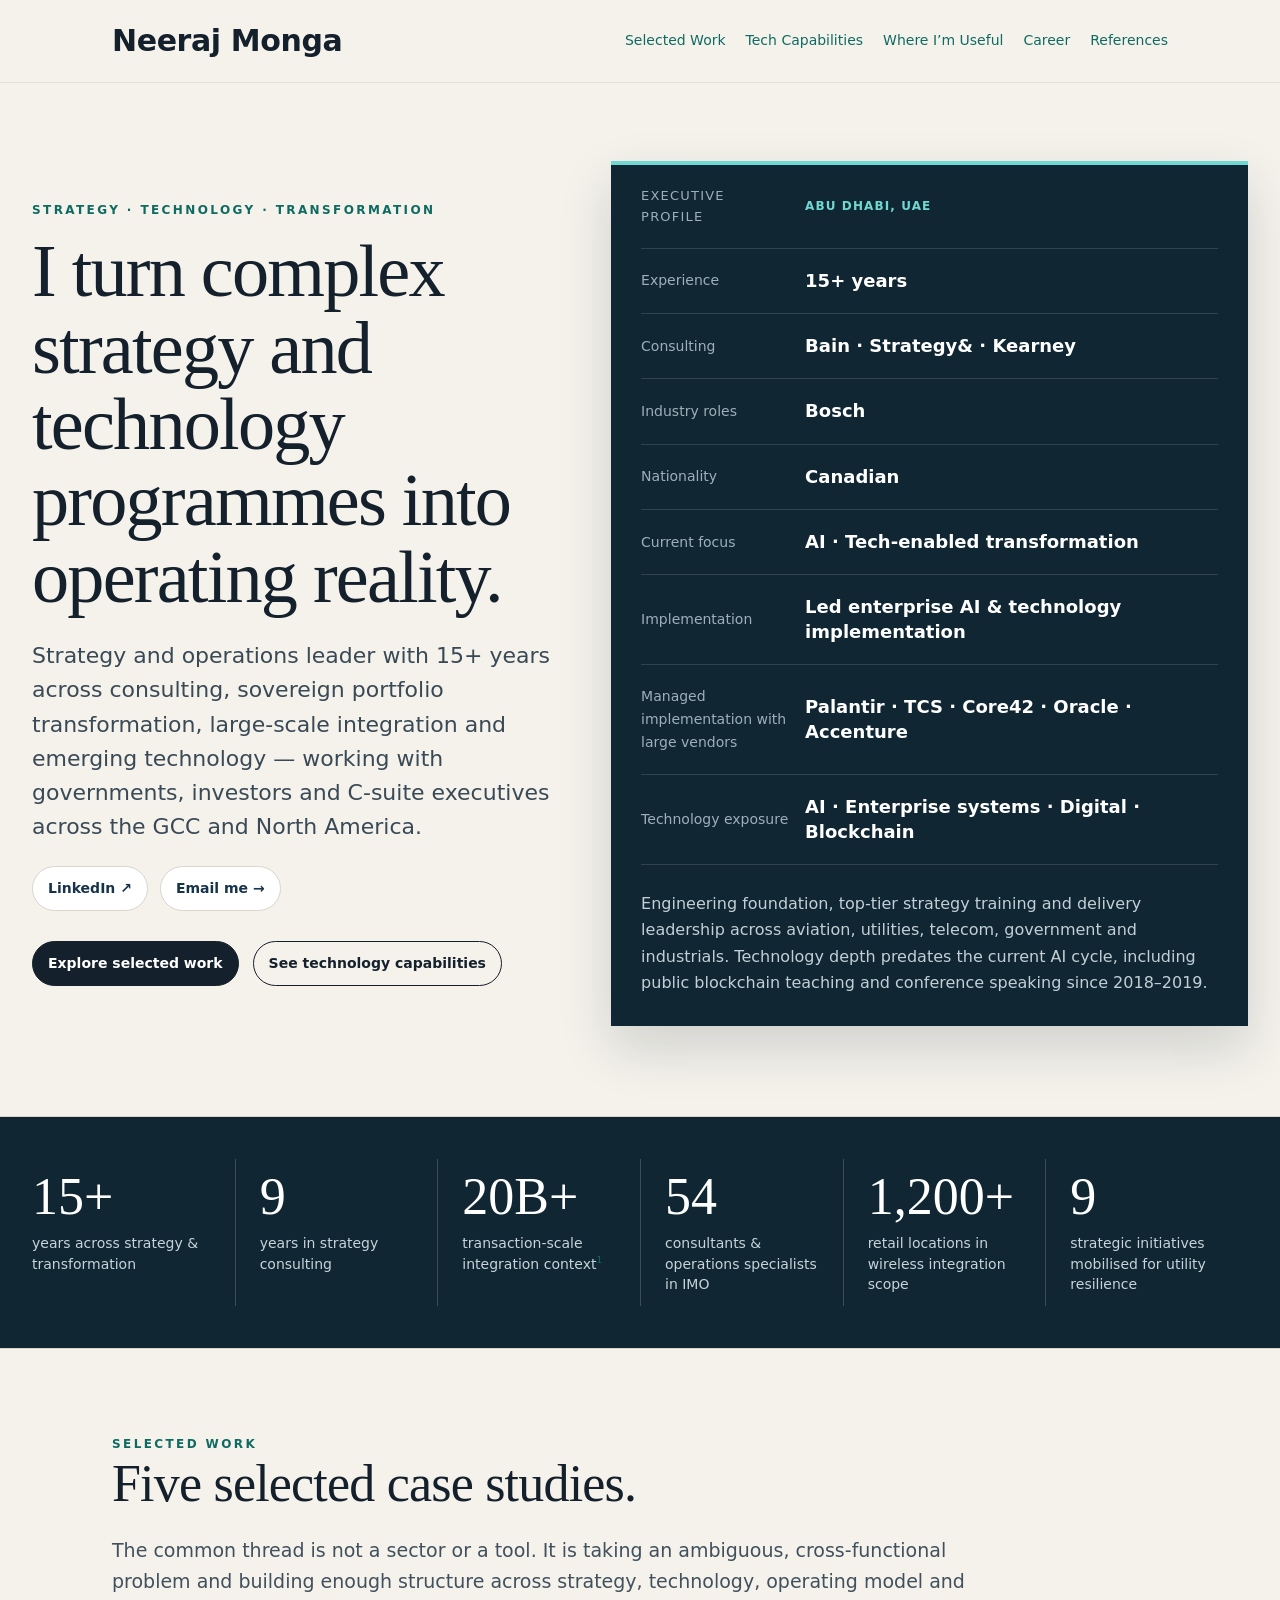
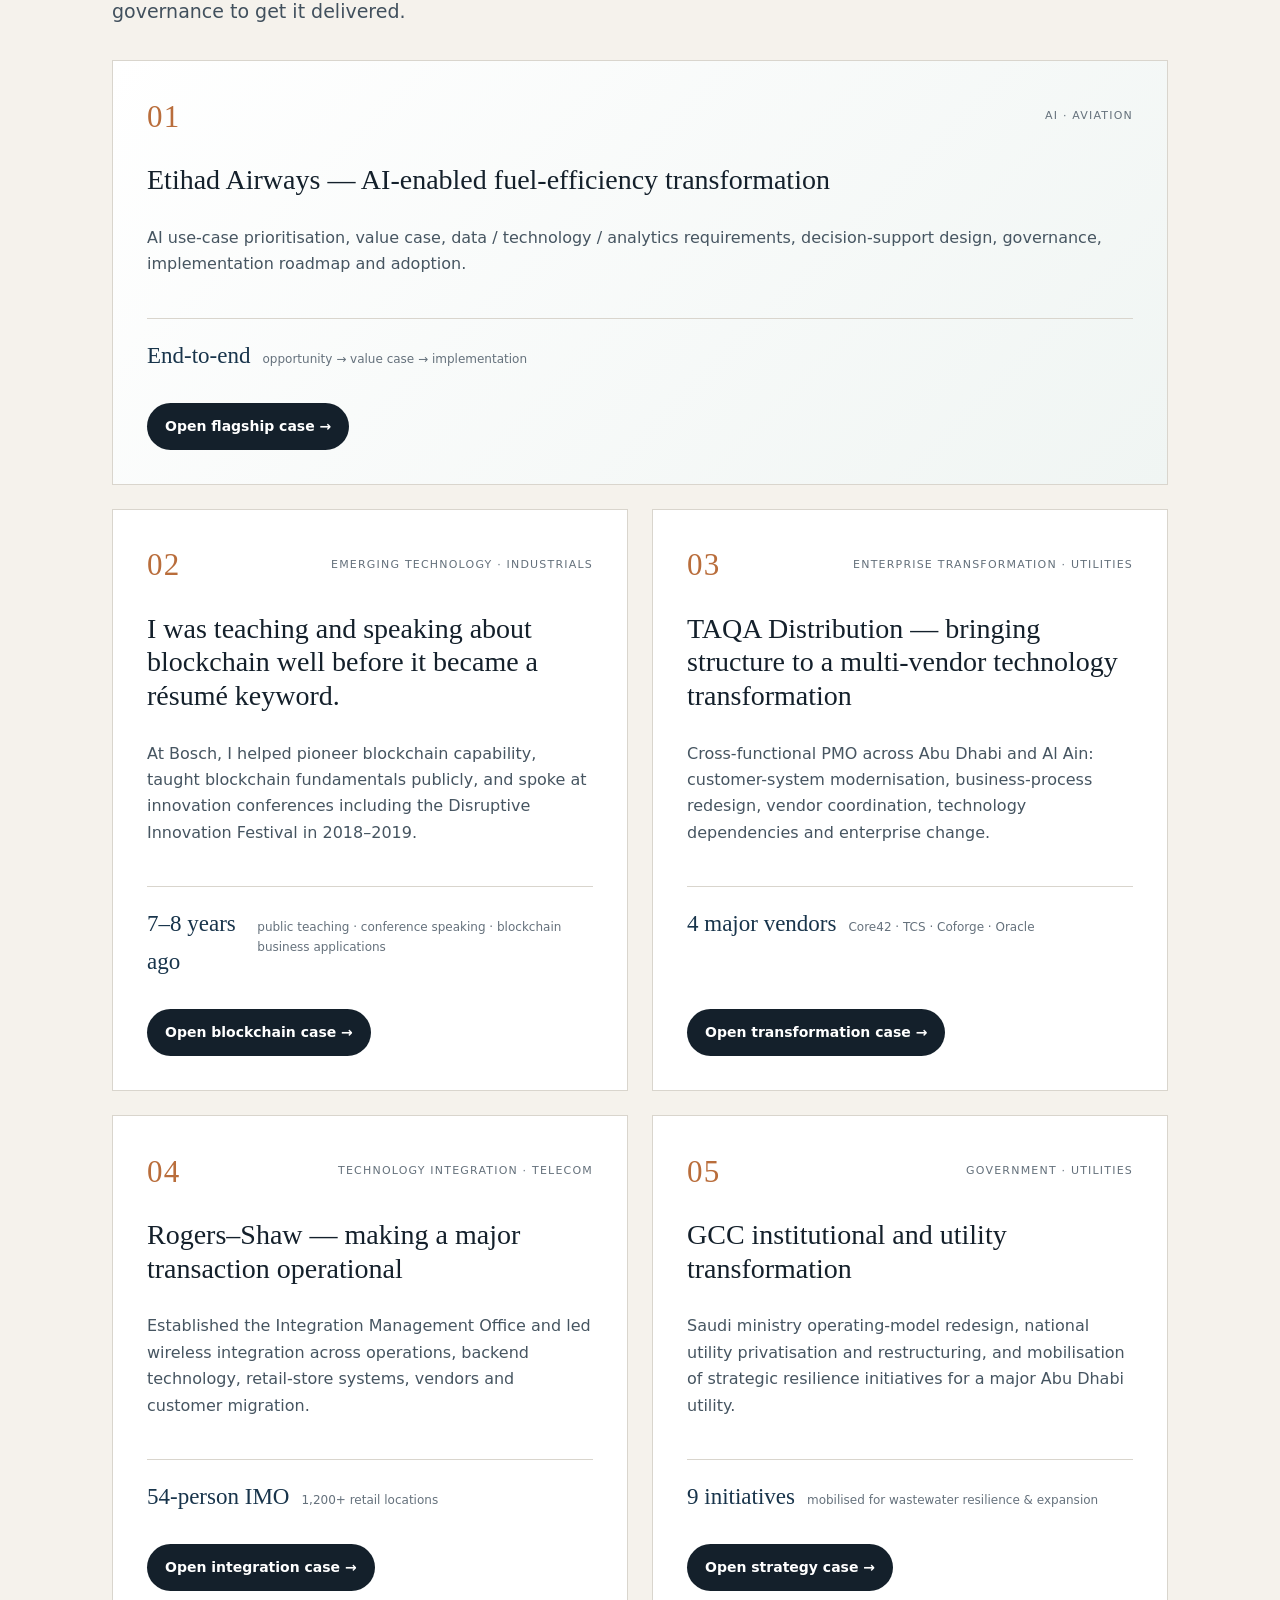
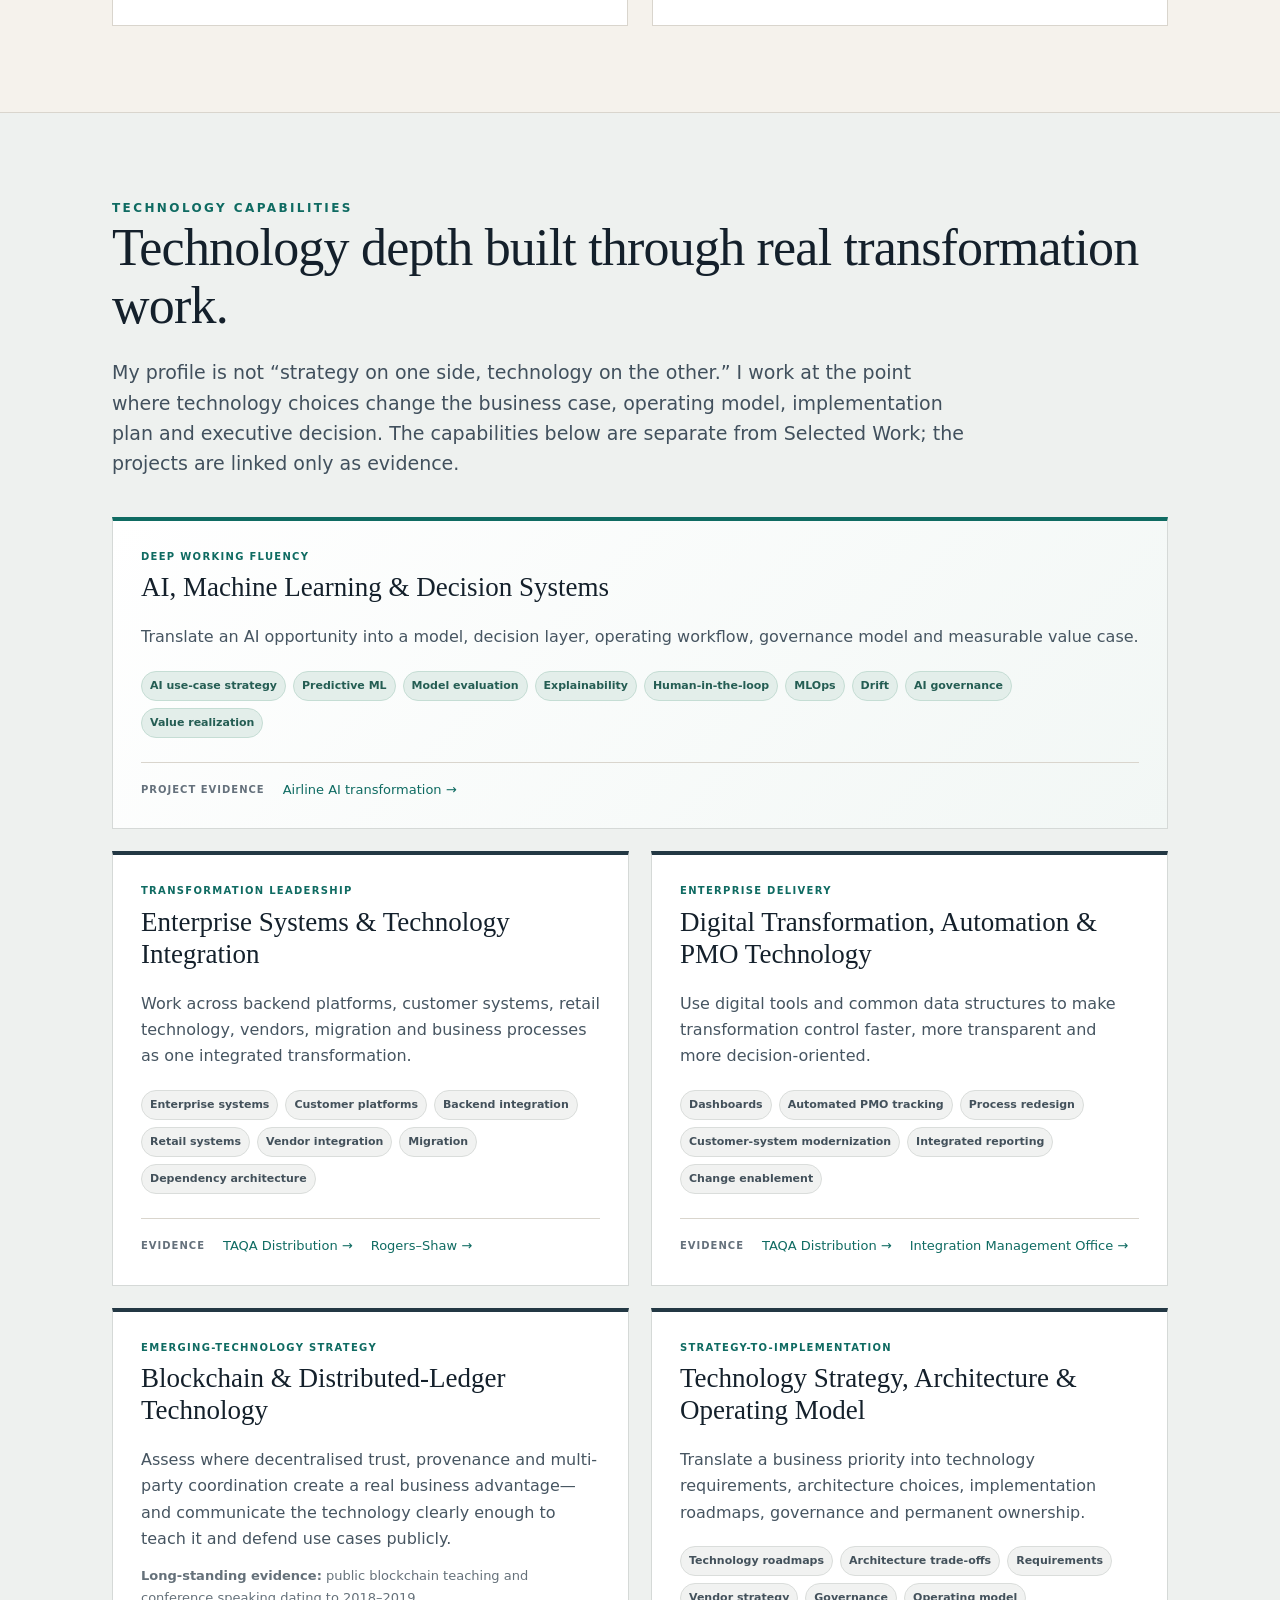
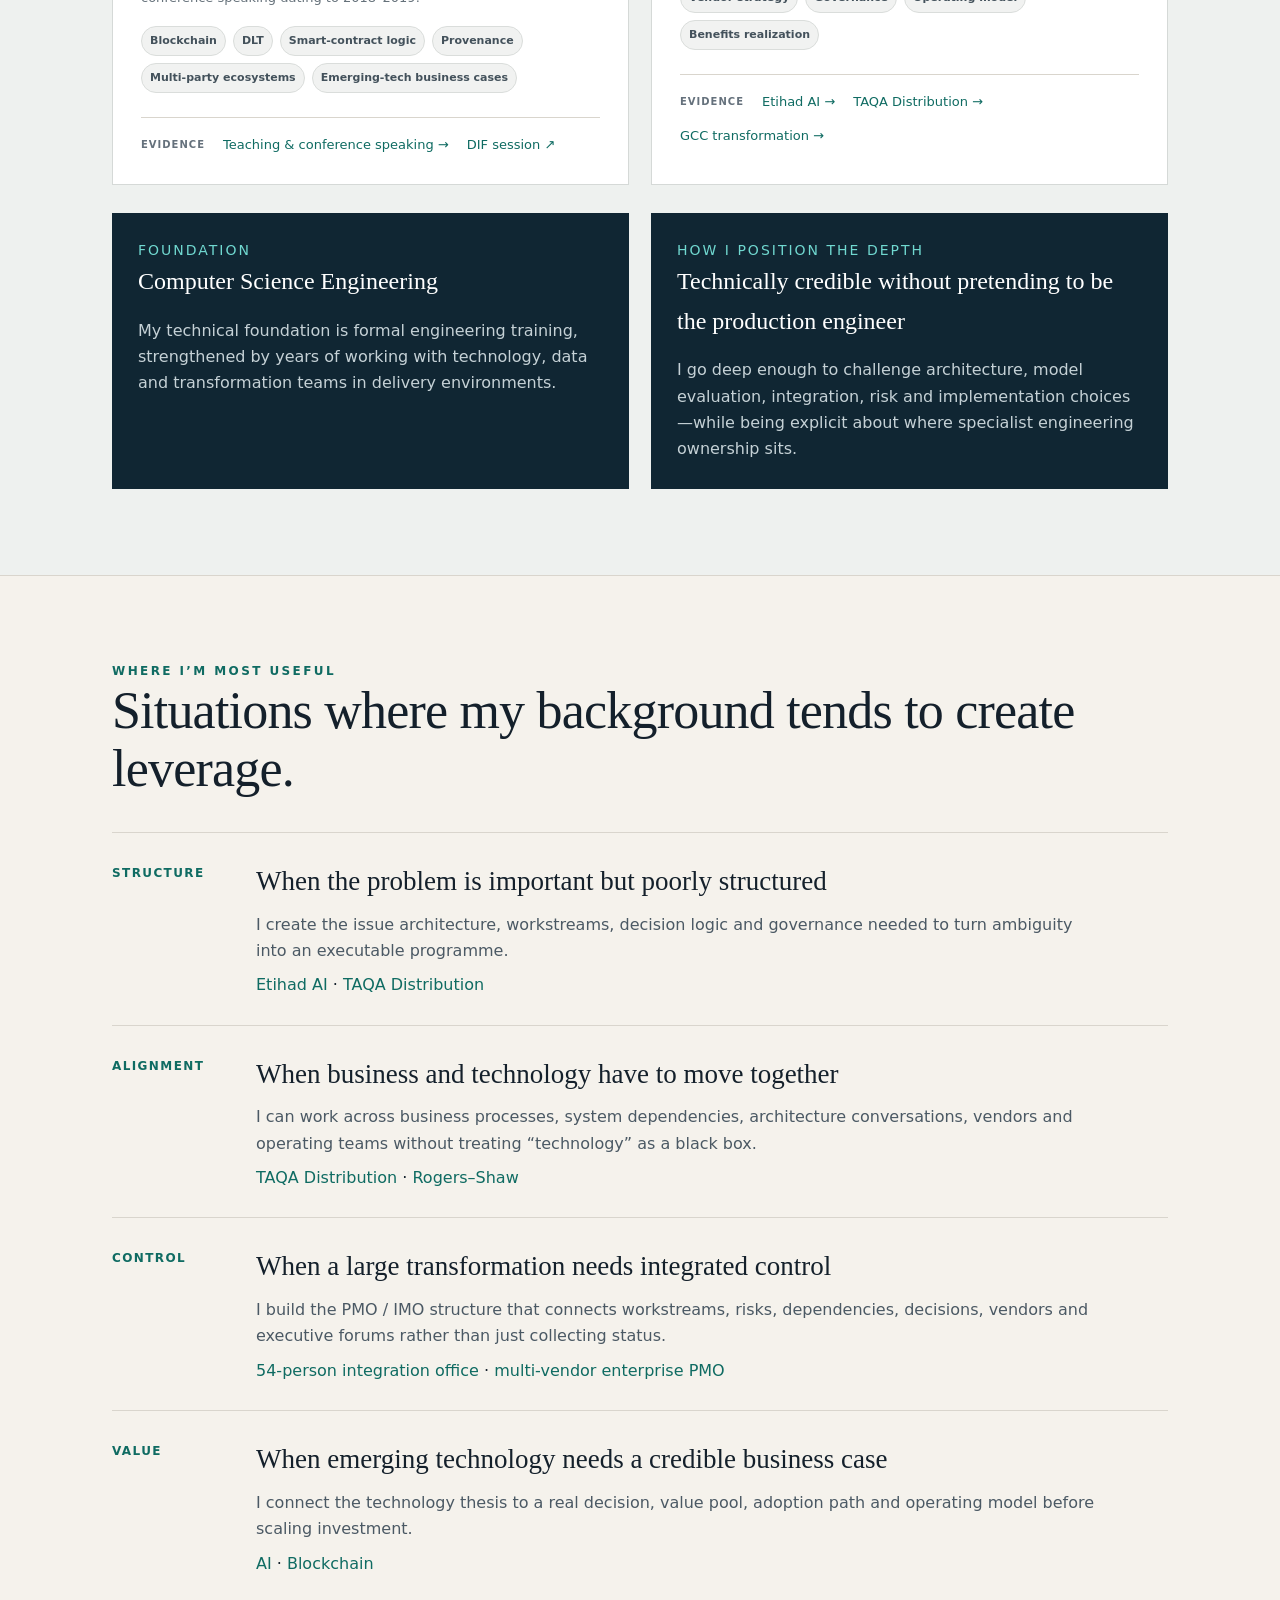
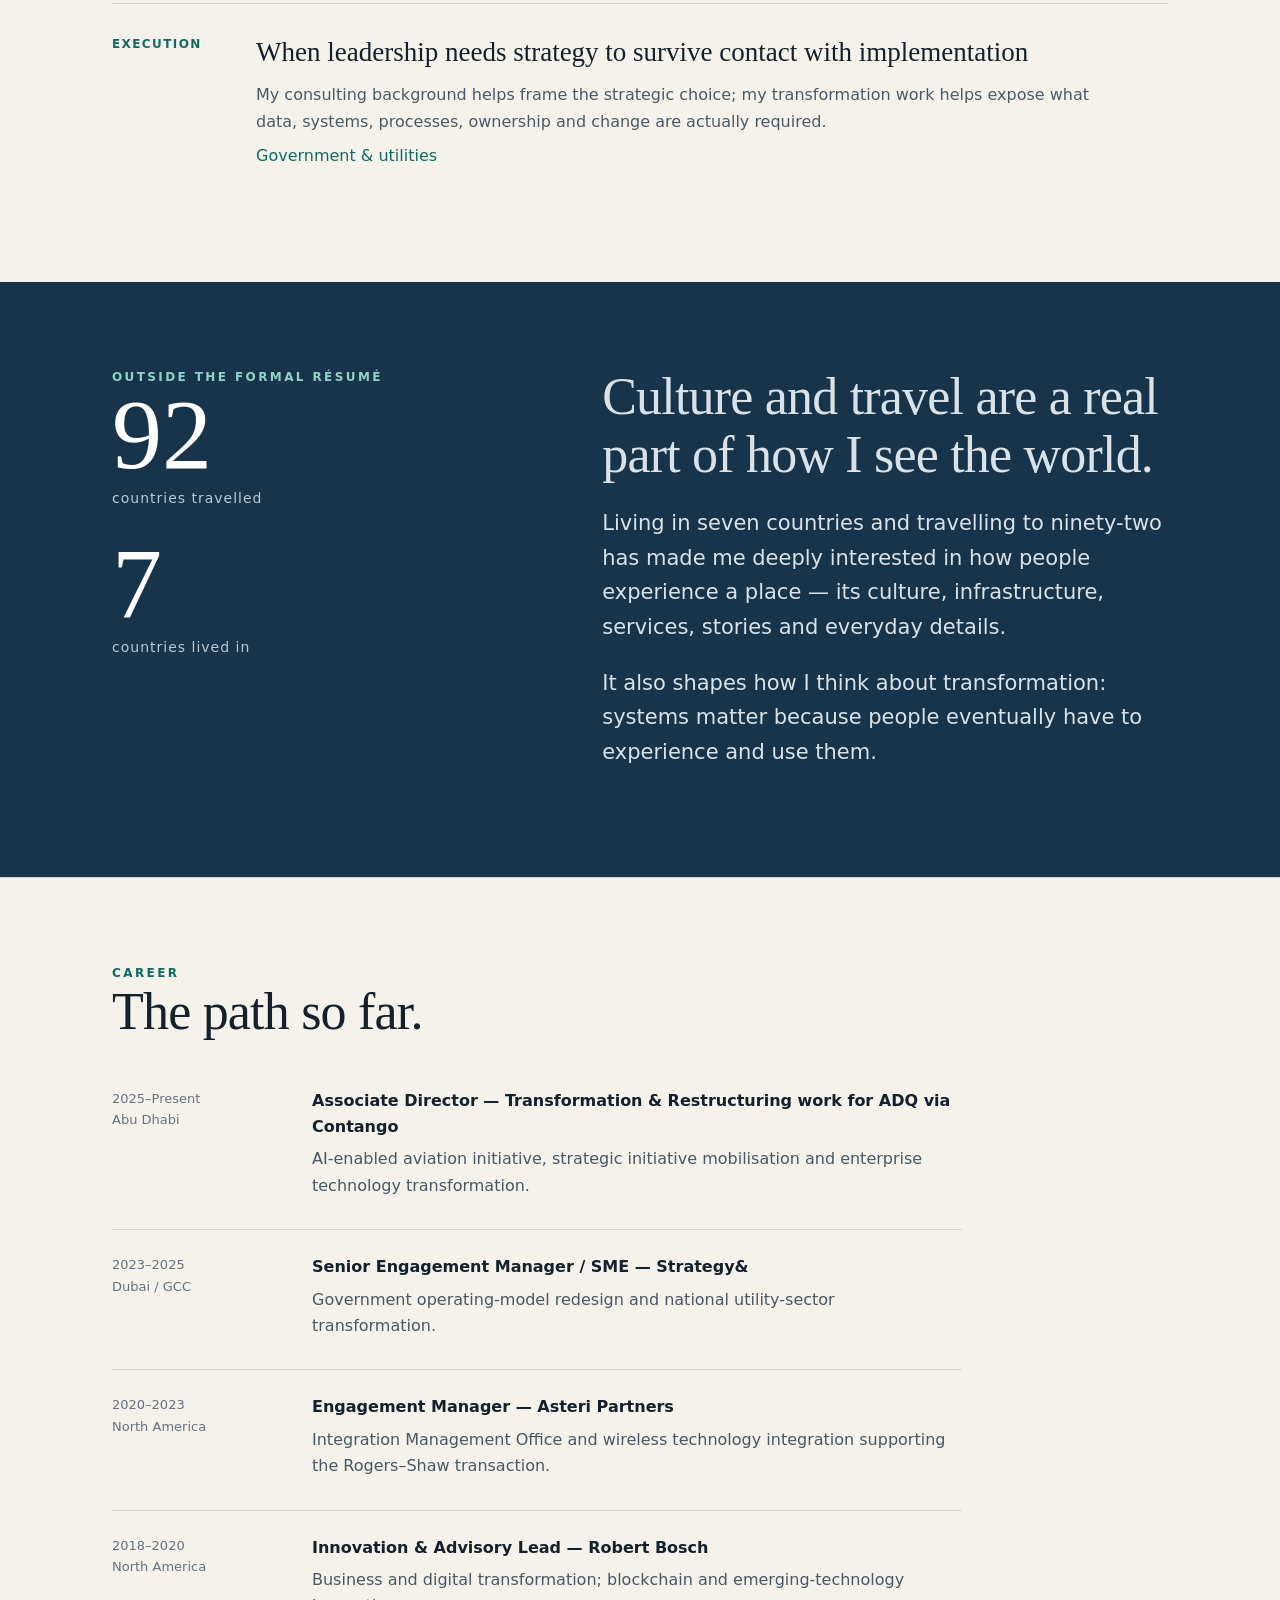
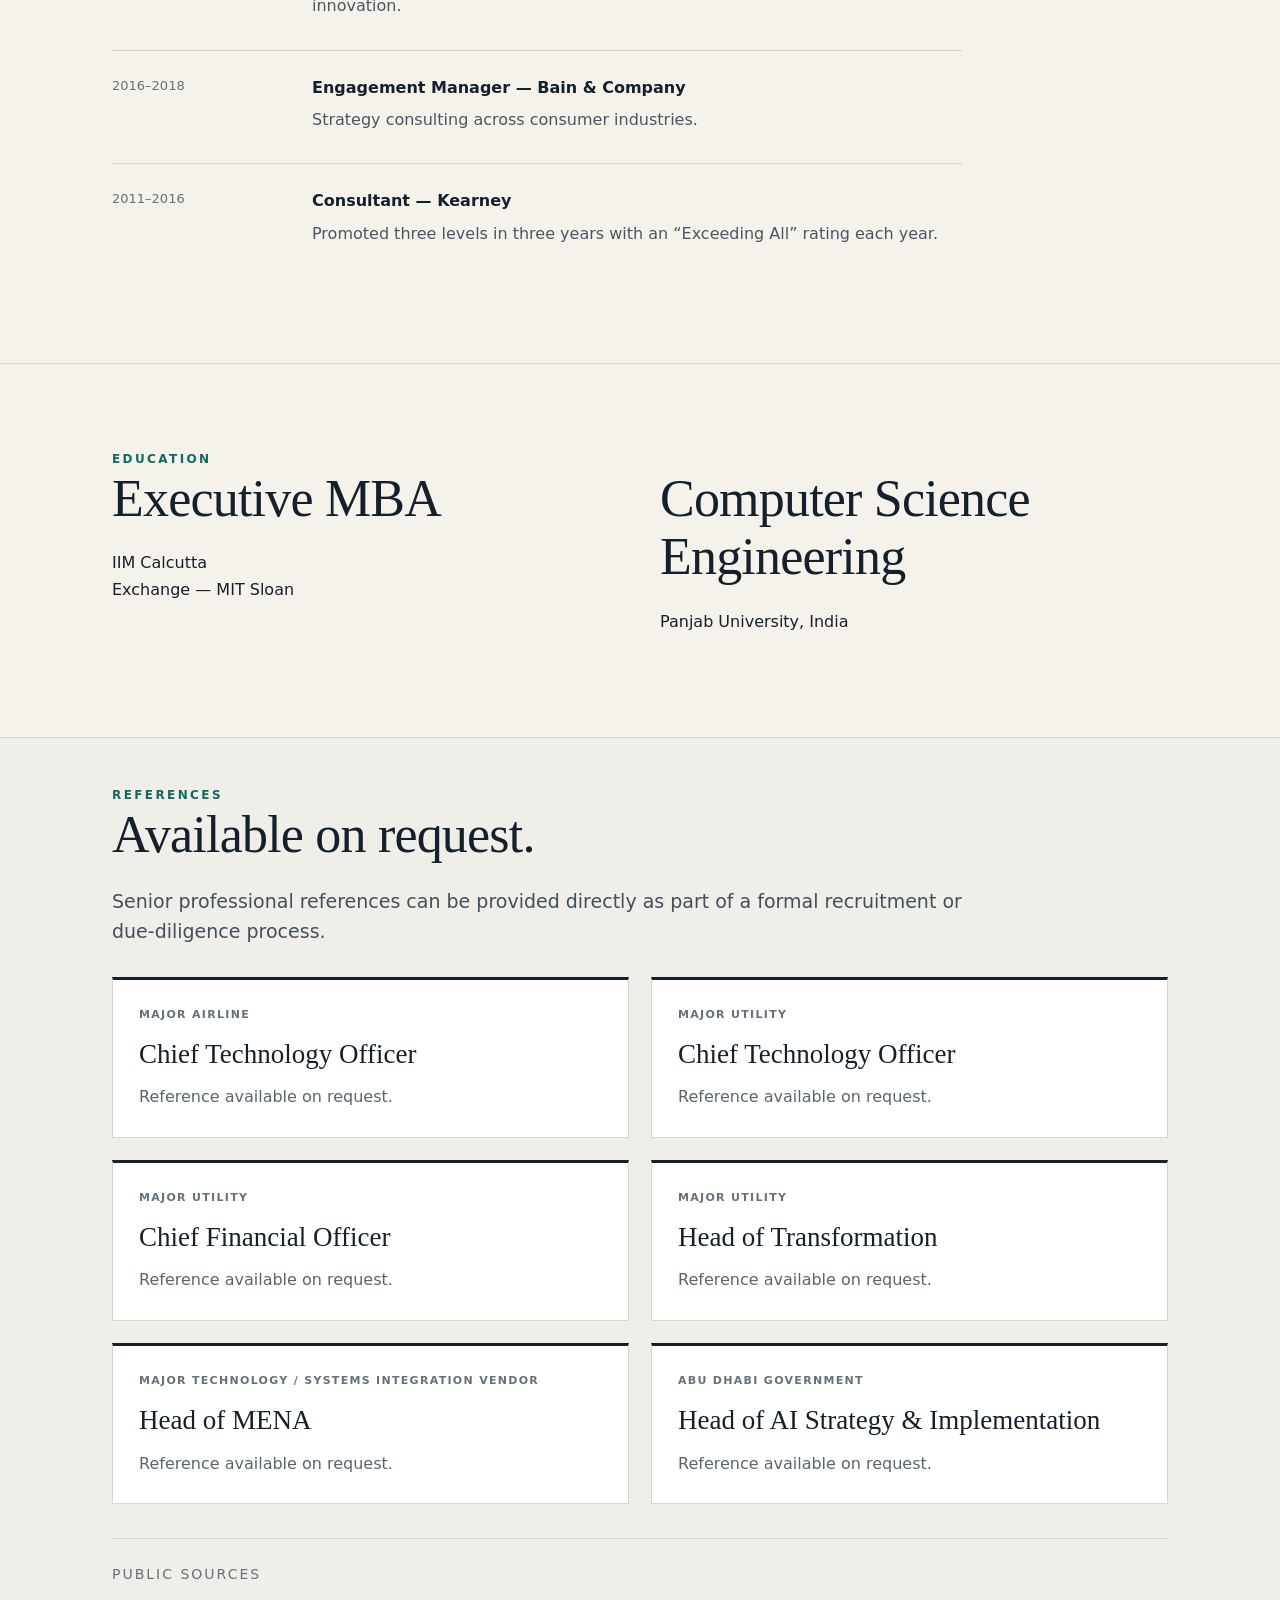
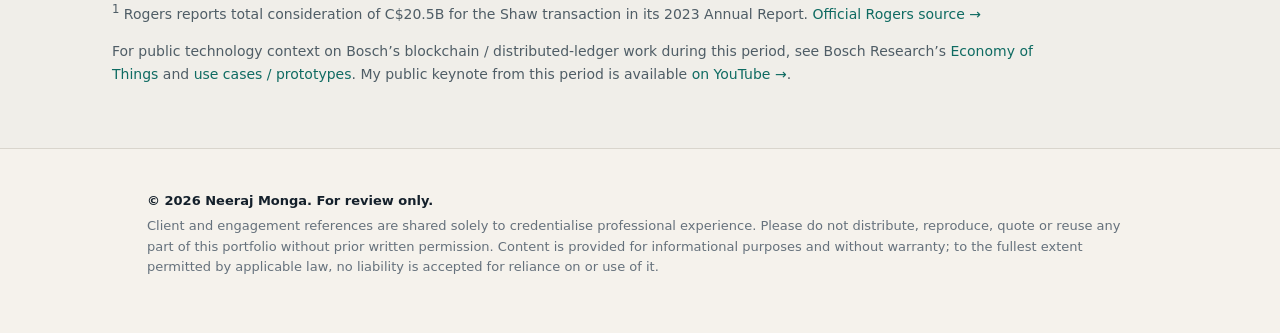
<file: docs/index.html>
<!doctype html>
<html>
<head>
  <meta charset="utf-8">
  <meta name="viewport" content="width=device-width,initial-scale=1">
  <title>Neeraj Monga | Strategy, Technology & Transformation</title>
  <meta name="description" content="Strategy, technology, AI and transformation work by Neeraj Monga.">
  <link rel="stylesheet" href="styles.css">
</head>
<body>

<nav><div class="wrap">
  <div class="brand">Neeraj Monga</div>
  <div class="navlinks">
    <a href="#work">Selected Work</a>
    <a href="#tech">Tech Capabilities</a>
    <a href="#useful">Where I’m Useful</a>
    <a href="#career">Career</a>
    <a href="#references">References</a>
  </div>
</div></nav>

<header class="hero hero-profile">
  <div class="wrap hero-grid">
    <div>
      <div class="eyebrow">Strategy · Technology · Transformation</div>
      <h1 class="hero-positioning">I turn complex strategy and technology programmes into operating reality.</h1>
      <p class="lead">Strategy and operations leader with 15+ years across consulting, sovereign portfolio transformation, large-scale integration and emerging technology — working with governments, investors and C-suite executives across the GCC and North America.</p>
      <div class="hero-contact">
        <a href="https://www.linkedin.com/in/nm07/">LinkedIn ↗</a>
        <a href="mailto:neeraj@nmonga.com">Email me →</a>
      </div>
      <div class="cta">
        <a class="button primary" href="#work">Explore selected work</a>
        <a class="button" href="#tech">See technology capabilities</a>
      </div>
    </div>

    <aside class="exec-profile">
      <div class="exec-profile-head"><span>Executive profile</span><strong>Abu Dhabi, UAE</strong></div>
      <div class="exec-row"><span>Experience</span><strong>15+ years</strong></div>
      <div class="exec-row"><span>Consulting</span><strong>Bain · Strategy& · Kearney</strong></div>
      <div class="exec-row"><span>Industry roles</span><strong>Bosch</strong></div>
      <div class="exec-row"><span>Nationality</span><strong>Canadian</strong></div>
      <div class="exec-row"><span>Current focus</span><strong>AI · Tech-enabled transformation</strong></div>
      <div class="exec-row"><span>Implementation</span><strong>Led enterprise AI & technology implementation</strong></div>
      <div class="exec-row"><span>Managed implementation with large vendors</span><strong>Palantir · TCS · Core42 · Oracle · Accenture</strong></div>
      <div class="exec-row"><span>Technology exposure</span><strong>AI · Enterprise systems · Digital · Blockchain</strong></div>
      <p class="exec-summary">Engineering foundation, top-tier strategy training and delivery leadership across aviation, utilities, telecom, government and industrials. Technology depth predates the current AI cycle, including public blockchain teaching and conference speaking since 2018–2019.</p>
    </aside>
  </div>
</header>

<section class="impact-section">
  <div class="wrap">
    <div class="impact-grid">
      <div class="impact"><strong>15+</strong><span>years across strategy & transformation</span></div>
      <div class="impact"><strong>9</strong><span>years in strategy consulting</span></div>
      <div class="impact"><strong>20B+</strong><span>transaction-scale integration context<sup><a href="#references">1</a></sup></span></div>
      <div class="impact"><strong>54</strong><span>consultants & operations specialists in IMO</span></div>
      <div class="impact"><strong>1,200+</strong><span>retail locations in wireless integration scope</span></div>
      <div class="impact"><strong>9</strong><span>strategic initiatives mobilised for utility resilience</span></div>
    </div>
  </div>
</section>

<section id="work">
  <div class="wrap">
    <div class="eyebrow">Selected work</div>
    <h2>Five selected case studies.</h2>
    <p class="standfirst">The common thread is not a sector or a tool. It is taking an ambiguous, cross-functional problem and building enough structure across strategy, technology, operating model and governance to get it delivered.</p>

    <div class="case-grid">
      <a class="case-card flagship" href="cases/aviation-ai.html">
        <div class="case-card-top">
          <span class="case-number">01</span>
          <span>AI · Aviation</span>
        </div>
        <h3>Etihad Airways — AI-enabled fuel-efficiency transformation</h3>
        <p>AI use-case prioritisation, value case, data / technology / analytics requirements, decision-support design, governance, implementation roadmap and adoption.</p>
        <div class="case-proof"><strong>End-to-end</strong><span>opportunity → value case → implementation</span></div>
        <div class="case-link case-button">Open flagship case →</div>
      </a>

      <a class="case-card" href="cases/bosch-blockchain.html#speaking">
        <div class="case-card-top">
          <span class="case-number">02</span>
          <span>Emerging technology · Industrials</span>
        </div>
        <h3>I was teaching and speaking about blockchain well before it became a résumé keyword.</h3>
        <p>At Bosch, I helped pioneer blockchain capability, taught blockchain fundamentals publicly, and spoke at innovation conferences including the Disruptive Innovation Festival in 2018–2019.</p>
        <div class="case-proof"><strong>7–8 years ago</strong><span>public teaching · conference speaking · blockchain business applications</span></div>
        <div class="case-link case-button">Open blockchain case →</div>
      </a>

      <a class="case-card" href="cases/taqa-distribution.html">
        <div class="case-card-top">
          <span class="case-number">03</span>
          <span>Enterprise transformation · Utilities</span>
        </div>
        <h3>TAQA Distribution — bringing structure to a multi-vendor technology transformation</h3>
        <p>Cross-functional PMO across Abu Dhabi and Al Ain: customer-system modernisation, business-process redesign, vendor coordination, technology dependencies and enterprise change.</p>
        <div class="case-proof"><strong>4 major vendors</strong><span>Core42 · TCS · Coforge · Oracle</span></div>
        <div class="case-link case-button">Open transformation case →</div>
      </a>

      <a class="case-card" href="cases/rogers-shaw.html">
        <div class="case-card-top">
          <span class="case-number">04</span>
          <span>Technology integration · Telecom</span>
        </div>
        <h3>Rogers–Shaw — making a major transaction operational</h3>
        <p>Established the Integration Management Office and led wireless integration across operations, backend technology, retail-store systems, vendors and customer migration.</p>
        <div class="case-proof"><strong>54-person IMO</strong><span>1,200+ retail locations</span></div>
        <div class="case-link case-button">Open integration case →</div>
      </a>

      <a class="case-card" href="cases/gcc-transformation.html">
        <div class="case-card-top">
          <span class="case-number">05</span>
          <span>Government · Utilities</span>
        </div>
        <h3>GCC institutional and utility transformation</h3>
        <p>Saudi ministry operating-model redesign, national utility privatisation and restructuring, and mobilisation of strategic resilience initiatives for a major Abu Dhabi utility.</p>
        <div class="case-proof"><strong>9 initiatives</strong><span>mobilised for wastewater resilience & expansion</span></div>
        <div class="case-link case-button">Open strategy case →</div>
      </a>
    </div>
  </div>
</section>

<section id="tech" class="tech-capabilities-section">
  <div class="wrap">
    <div class="eyebrow">Technology capabilities</div>
    <h2>Technology depth built through real transformation work.</h2>
    <p class="standfirst">My profile is not “strategy on one side, technology on the other.” I work at the point where technology choices change the business case, operating model, implementation plan and executive decision. The capabilities below are separate from Selected Work; the projects are linked only as evidence.</p>

    <div class="capability-grid">
      <article class="capability-card capability-primary">
        <div class="capability-head">
          <div>
            <div class="capability-level">Deep working fluency</div>
            <h3>AI, Machine Learning & Decision Systems</h3>
          </div>
        </div>
        <p class="capability-summary">Translate an AI opportunity into a model, decision layer, operating workflow, governance model and measurable value case.</p>
        <div class="capability-tags">
          <span>AI use-case strategy</span><span>Predictive ML</span><span>Model evaluation</span><span>Explainability</span><span>Human-in-the-loop</span><span>MLOps</span><span>Drift</span><span>AI governance</span><span>Value realization</span>
        </div>
        <div class="capability-proof"><strong>Project evidence</strong><a href="cases/aviation-ai.html">Airline AI transformation →</a></div>
      </article>

      

      <article class="capability-card">
        <div class="capability-head">
          <div>
            <div class="capability-level">Transformation leadership</div>
            <h3>Enterprise Systems & Technology Integration</h3>
          </div>
        </div>
        <p class="capability-summary">Work across backend platforms, customer systems, retail technology, vendors, migration and business processes as one integrated transformation.</p>
        <div class="capability-tags">
          <span>Enterprise systems</span><span>Customer platforms</span><span>Backend integration</span><span>Retail systems</span><span>Vendor integration</span><span>Migration</span><span>Dependency architecture</span>
        </div>
        <div class="capability-proof"><strong>Evidence</strong><a href="cases/taqa-distribution.html">TAQA Distribution →</a><a href="cases/rogers-shaw.html">Rogers–Shaw →</a></div>
      </article>

      <article class="capability-card">
        <div class="capability-head">
          <div>
            <div class="capability-level">Enterprise delivery</div>
            <h3>Digital Transformation, Automation & PMO Technology</h3>
          </div>
        </div>
        <p class="capability-summary">Use digital tools and common data structures to make transformation control faster, more transparent and more decision-oriented.</p>
        <div class="capability-tags">
          <span>Dashboards</span><span>Automated PMO tracking</span><span>Process redesign</span><span>Customer-system modernization</span><span>Integrated reporting</span><span>Change enablement</span>
        </div>
        <div class="capability-proof"><strong>Evidence</strong><a href="cases/taqa-distribution.html">TAQA Distribution →</a><a href="cases/rogers-shaw.html">Integration Management Office →</a></div>
      </article>

      <article class="capability-card">
        <div class="capability-head">
          <div>
            <div class="capability-level">Emerging-technology strategy</div>
            <h3>Blockchain & Distributed-Ledger Technology</h3>
          </div>
        </div>
        <p class="capability-summary">Assess where decentralised trust, provenance and multi-party coordination create a real business advantage—and communicate the technology clearly enough to teach it and defend use cases publicly.</p>
        <p class="capability-history"><strong>Long-standing evidence:</strong> public blockchain teaching and conference speaking dating to 2018–2019.</p>
        <div class="capability-tags">
          <span>Blockchain</span><span>DLT</span><span>Smart-contract logic</span><span>Provenance</span><span>Multi-party ecosystems</span><span>Emerging-tech business cases</span>
        </div>
        <div class="capability-proof"><strong>Evidence</strong><a href="cases/bosch-blockchain.html#speaking">Teaching & conference speaking →</a><a href="https://www.youtube.com/watch?v=h-V5ISfTPEE">DIF session ↗</a></div>
      </article>

      <article class="capability-card">
        <div class="capability-head">
          <div>
            <div class="capability-level">Strategy-to-implementation</div>
            <h3>Technology Strategy, Architecture & Operating Model</h3>
          </div>
        </div>
        <p class="capability-summary">Translate a business priority into technology requirements, architecture choices, implementation roadmaps, governance and permanent ownership.</p>
        <div class="capability-tags">
          <span>Technology roadmaps</span><span>Architecture trade-offs</span><span>Requirements</span><span>Vendor strategy</span><span>Governance</span><span>Operating model</span><span>Benefits realization</span>
        </div>
        <div class="capability-proof"><strong>Evidence</strong><a href="cases/aviation-ai.html">Etihad AI →</a><a href="cases/taqa-distribution.html">TAQA Distribution →</a><a href="cases/gcc-transformation.html">GCC transformation →</a></div>
      </article>
    </div>

    <div class="tech-foundation">
      <div>
        <div class="kicker">Foundation</div>
        <h3>Computer Science Engineering</h3>
        <p>My technical foundation is formal engineering training, strengthened by years of working with technology, data and transformation teams in delivery environments.</p>
      </div>
      <div>
        <div class="kicker">How I position the depth</div>
        <h3>Technically credible without pretending to be the production engineer</h3>
        <p>I go deep enough to challenge architecture, model evaluation, integration, risk and implementation choices—while being explicit about where specialist engineering ownership sits.</p>
      </div>
    </div>
  </div>
</section>

<section id="useful">
  <div class="wrap">
    <div class="eyebrow">Where I’m most useful</div>
    <h2>Situations where my background tends to create leverage.</h2>

    <div class="useful-grid">
      <div class="useful-item"><span class="useful-outcome">Structure</span><div><h3>When the problem is important but poorly structured</h3><p>I create the issue architecture, workstreams, decision logic and governance needed to turn ambiguity into an executable programme.</p><a href="cases/aviation-ai.html">Etihad AI</a> · <a href="cases/taqa-distribution.html">TAQA Distribution</a></div></div>
      <div class="useful-item"><span class="useful-outcome">Alignment</span><div><h3>When business and technology have to move together</h3><p>I can work across business processes, system dependencies, architecture conversations, vendors and operating teams without treating “technology” as a black box.</p><a href="cases/taqa-distribution.html">TAQA Distribution</a> · <a href="cases/rogers-shaw.html">Rogers–Shaw</a></div></div>
      <div class="useful-item"><span class="useful-outcome">Control</span><div><h3>When a large transformation needs integrated control</h3><p>I build the PMO / IMO structure that connects workstreams, risks, dependencies, decisions, vendors and executive forums rather than just collecting status.</p><a href="cases/rogers-shaw.html">54-person integration office</a> · <a href="cases/taqa-distribution.html">multi-vendor enterprise PMO</a></div></div>
      <div class="useful-item"><span class="useful-outcome">Value</span><div><h3>When emerging technology needs a credible business case</h3><p>I connect the technology thesis to a real decision, value pool, adoption path and operating model before scaling investment.</p><a href="cases/aviation-ai.html">AI</a> · <a href="cases/bosch-blockchain.html">Blockchain</a></div></div>
      <div class="useful-item"><span class="useful-outcome">Execution</span><div><h3>When leadership needs strategy to survive contact with implementation</h3><p>My consulting background helps frame the strategic choice; my transformation work helps expose what data, systems, processes, ownership and change are actually required.</p><a href="cases/gcc-transformation.html">Government & utilities</a></div></div>
    </div>
  </div>
</section>

<section class="travel-band">
  <div class="wrap travel-grid">
    <div>
      <div class="eyebrow">Outside the formal résumé</div>
      <div class="travel-big">92<small>countries travelled</small></div>
      <div class="travel-big" style="margin-top:30px">7<small>countries lived in</small></div>
    </div>
    <div class="travel-copy">
      <h2>Culture and travel are a real part of how I see the world.</h2>
      <p>Living in seven countries and travelling to ninety-two has made me deeply interested in how people experience a place — its culture, infrastructure, services, stories and everyday details.</p>
      <p>It also shapes how I think about transformation: systems matter because people eventually have to experience and use them.</p>
    </div>
  </div>
</section>

<section id="career">
  <div class="wrap">
    <div class="eyebrow">Career</div>
    <h2>The path so far.</h2>
    <div class="timeline">
      <div class="job"><div class="date">2025–Present<br>Abu Dhabi</div><div><div class="role">Associate Director — Transformation & Restructuring work for ADQ via Contango</div><p>AI-enabled aviation initiative, strategic initiative mobilisation and enterprise technology transformation.</p></div></div>
      <div class="job"><div class="date">2023–2025<br>Dubai / GCC</div><div><div class="role">Senior Engagement Manager / SME — Strategy&</div><p>Government operating-model redesign and national utility-sector transformation.</p></div></div>
      <div class="job"><div class="date">2020–2023<br>North America</div><div><div class="role">Engagement Manager — Asteri Partners</div><p>Integration Management Office and wireless technology integration supporting the Rogers–Shaw transaction.</p></div></div>
      <div class="job"><div class="date">2018–2020<br>North America</div><div><div class="role">Innovation & Advisory Lead — Robert Bosch</div><p>Business and digital transformation; blockchain and emerging-technology innovation.</p></div></div>
      <div class="job"><div class="date">2016–2018</div><div><div class="role">Engagement Manager — Bain & Company</div><p>Strategy consulting across consumer industries.</p></div></div>
      <div class="job"><div class="date">2011–2016</div><div><div class="role">Consultant — Kearney</div><p>Promoted three levels in three years with an “Exceeding All” rating each year.</p></div></div>
    </div>
  </div>
</section>

<section id="education">
  <div class="wrap">
    <div class="eyebrow">Education</div>
    <div class="education">
      <div><h2>Executive MBA</h2><p>IIM Calcutta<br>Exchange — MIT Sloan</p></div>
      <div><h2>Computer Science Engineering</h2><p>Panjab University, India</p></div>
    </div>
  </div>
</section>

<section id="references" class="references-section">
  <div class="wrap">
    <div class="eyebrow">References</div>
    <h2>Available on request.</h2>
    <p class="standfirst">Senior professional references can be provided directly as part of a formal recruitment or due-diligence process.</p>

    <div class="reference-cards">
      <div class="reference-card">
        <div class="reference-role">Major Airline</div>
        <h3>Chief Technology Officer</h3>
        <p>Reference available on request.</p>
      </div>
      <div class="reference-card">
        <div class="reference-role">Major Utility</div>
        <h3>Chief Technology Officer</h3>
        <p>Reference available on request.</p>
      </div>
      <div class="reference-card">
        <div class="reference-role">Major Utility</div>
        <h3>Chief Financial Officer</h3>
        <p>Reference available on request.</p>
      </div>
      <div class="reference-card">
        <div class="reference-role">Major Utility</div>
        <h3>Head of Transformation</h3>
        <p>Reference available on request.</p>
      </div>
      <div class="reference-card">
        <div class="reference-role">Major Technology / Systems Integration Vendor</div>
        <h3>Head of MENA</h3>
        <p>Reference available on request.</p>
      </div>
      <div class="reference-card">
        <div class="reference-role">Abu Dhabi Government</div>
        <h3>Head of AI Strategy &amp; Implementation</h3>
        <p>Reference available on request.</p>
      </div>
    </div>

    <div class="public-source-block">
      <div class="kicker">Public sources</div>
      <p class="reference-line"><sup>1</sup> Rogers reports total consideration of C$20.5B for the Shaw transaction in its 2023 Annual Report. <a href="https://about.rogers.com/wp-content/uploads/Rogers-2023-Annual-Report.pdf">Official Rogers source →</a></p>
      <p class="reference-line">For public technology context on Bosch’s blockchain / distributed-ledger work during this period, see Bosch Research’s <a href="https://www.bosch.com/research/research-fields/digitalization-and-connectivity/economy-of-things/">Economy of Things</a> and <a href="https://www.bosch.com/research/research-fields/digitalization-and-connectivity/economy-of-things/use-cases-prototypes/">use cases / prototypes</a>. My public keynote from this period is available <a href="https://www.youtube.com/watch?v=h-V5ISfTPEE">on YouTube →</a>.</p>
    </div>
  </div>
</section>

<footer><div class="wrap portfolio-legal">
    <strong>© 2026 Neeraj Monga. For review only.</strong>
    Client and engagement references are shared solely to credentialise professional experience. Please do not distribute, reproduce, quote or reuse any part of this portfolio without prior written permission. Content is provided for informational purposes and without warranty; to the fullest extent permitted by applicable law, no liability is accepted for reliance on or use of it.
  </div></footer>

</body>
</html>
</file>
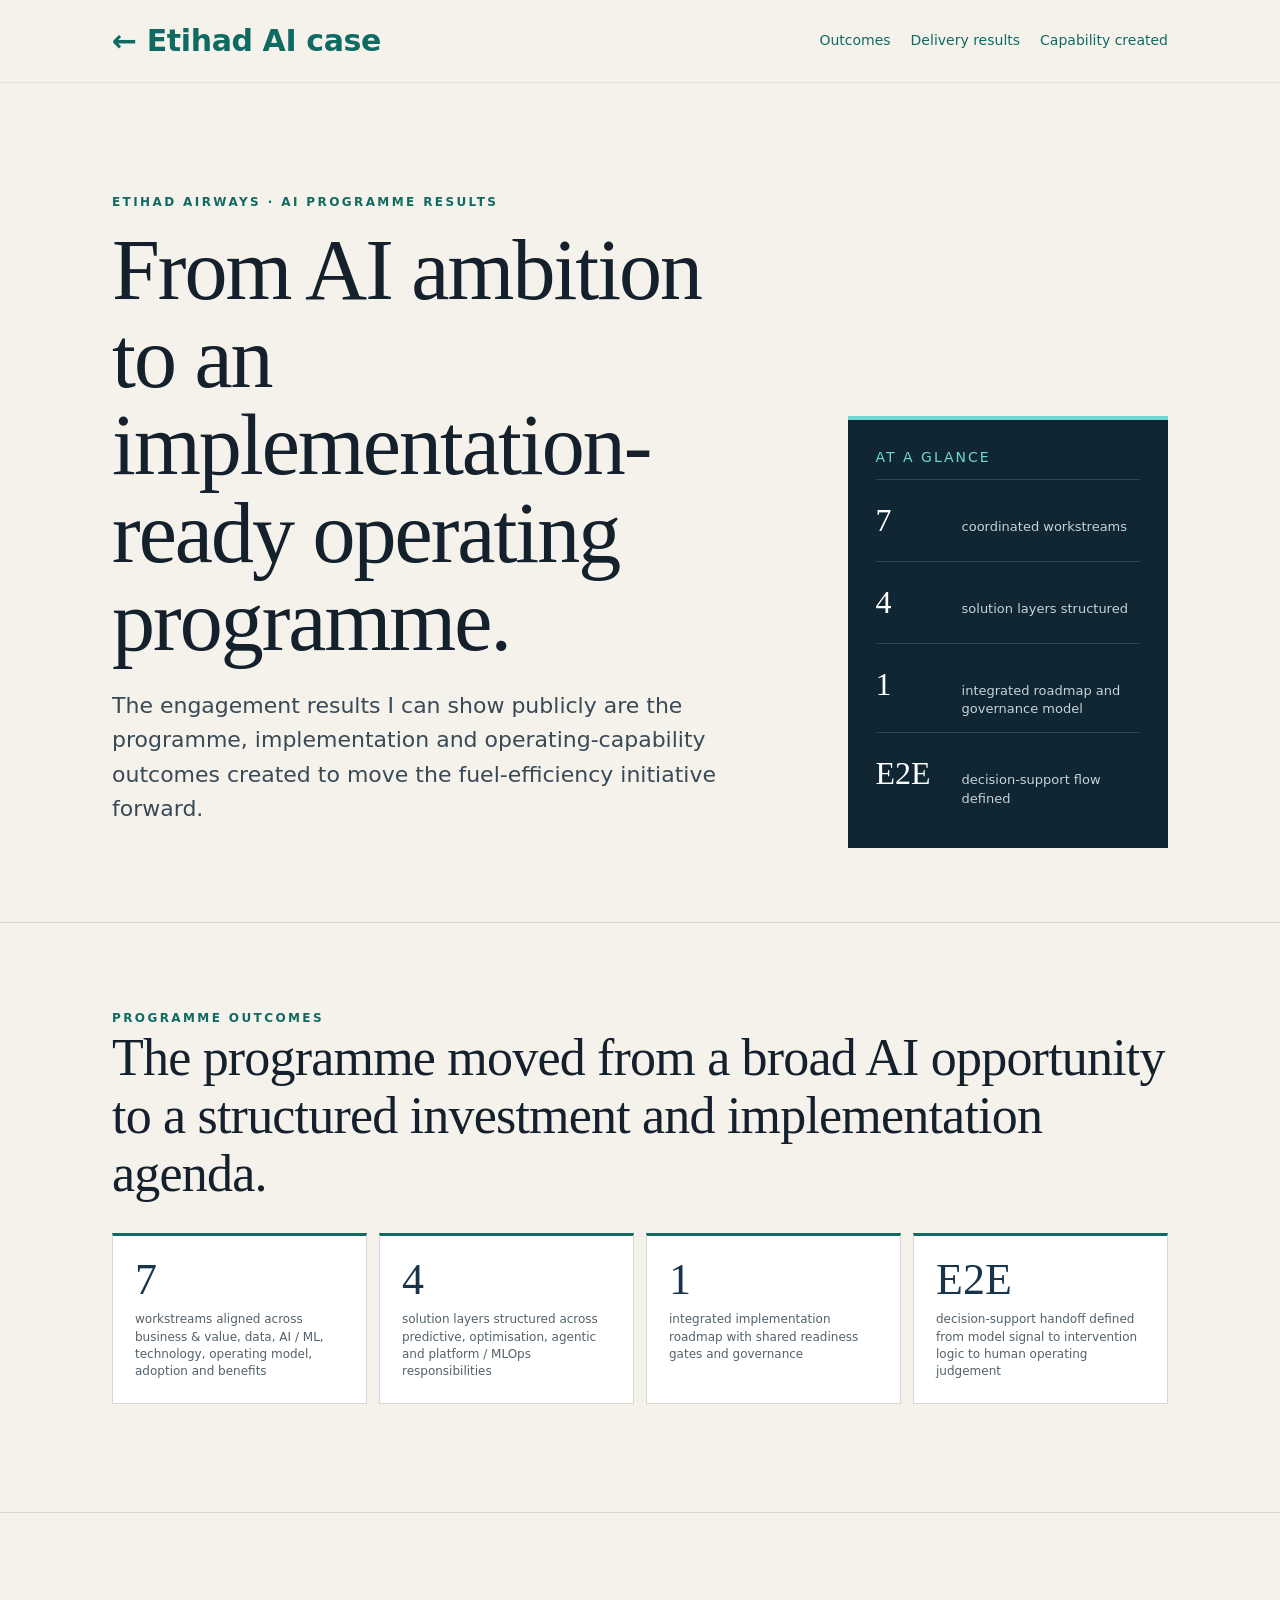
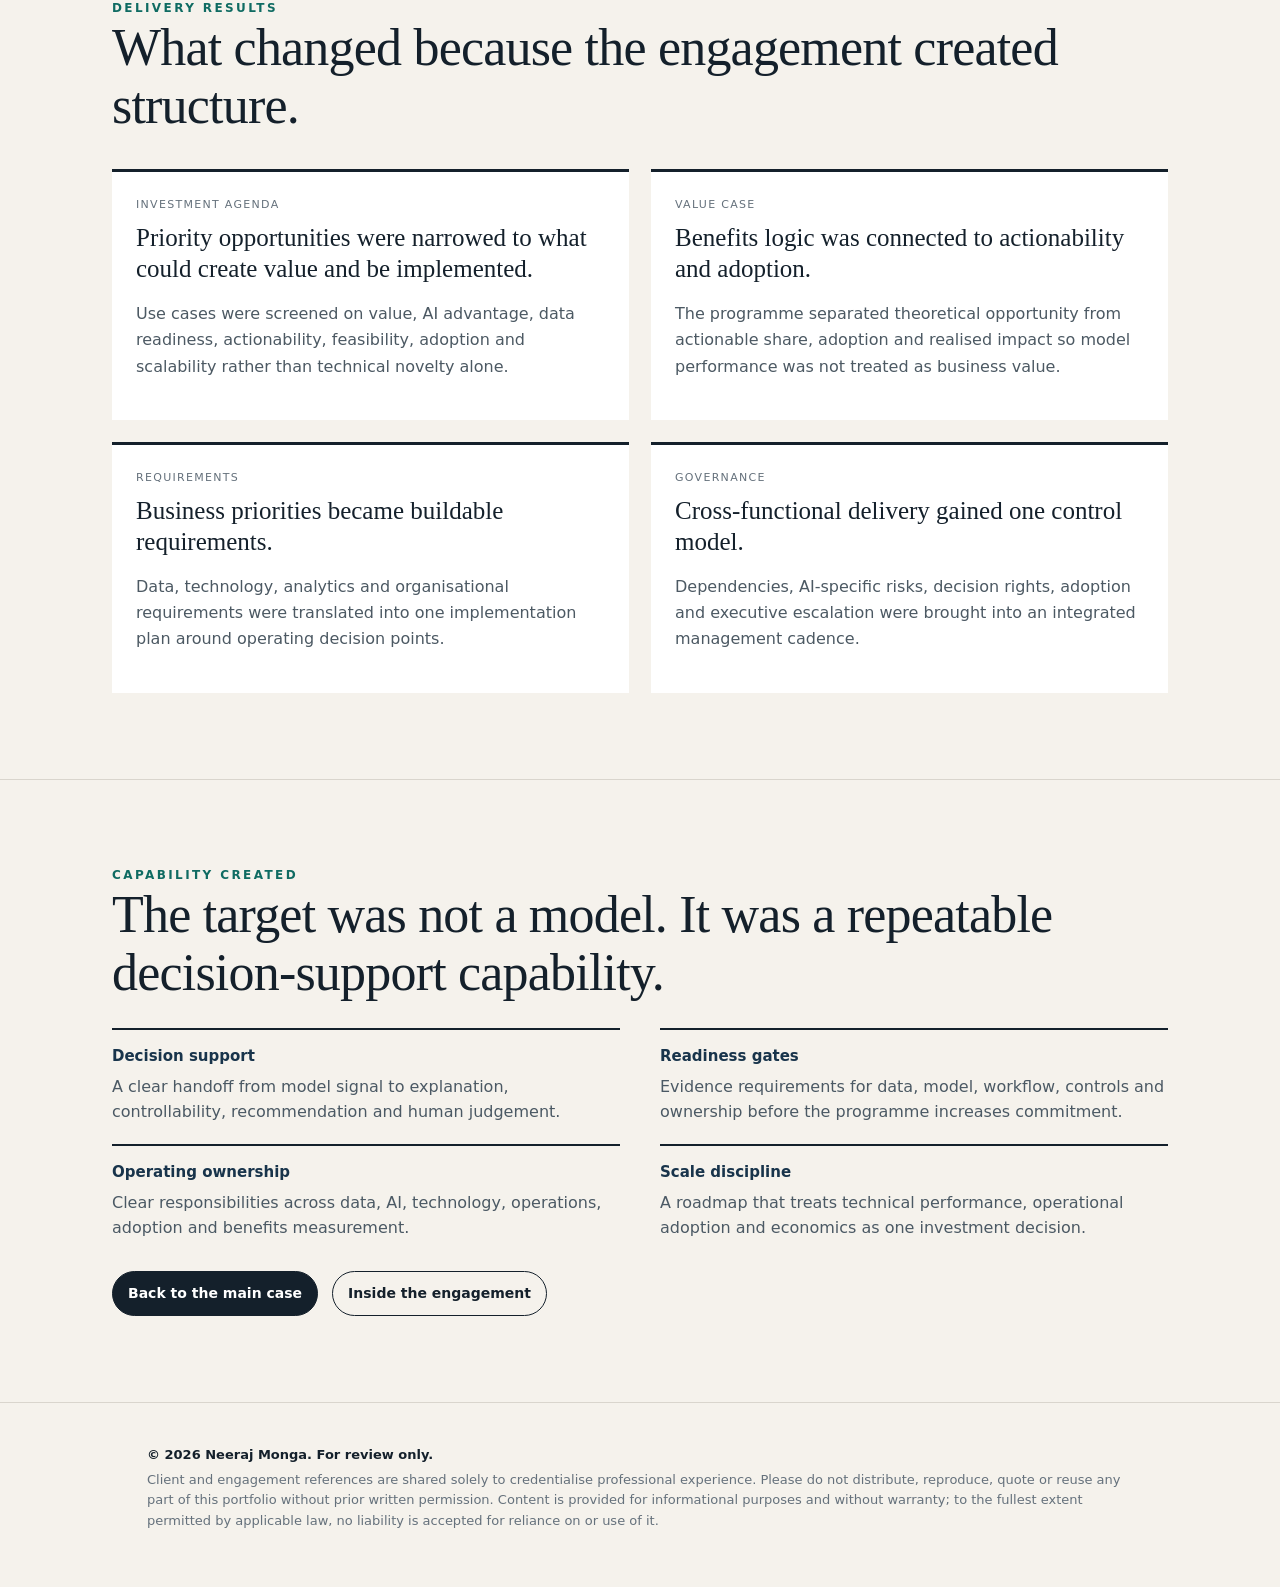
<file: docs/cases/airline-results.html>
<!doctype html>
<html>
<head>
<meta charset="utf-8"><meta name="viewport" content="width=device-width,initial-scale=1">
<title>Etihad Airways AI Programme — Results | Neeraj Monga</title>
<meta name="description" content="Publicly shareable programme and implementation outcomes from the Etihad Airways AI-enabled fuel-efficiency transformation.">
<link rel="stylesheet" href="../styles.css">
</head>
<body>

<nav><div class="wrap">
  <div class="brand"><a href="aviation-ai.html">← Etihad AI case</a></div>
  <div class="navlinks">
    <a href="#outcomes">Outcomes</a>
    <a href="#delivery">Delivery results</a>
    <a href="#capability">Capability created</a>
  </div>
</div></nav>

<header class="hero inside-hero">
  <div class="wrap hero-grid">
    <div>
      <div class="eyebrow">Etihad Airways · AI programme results</div>
      <h1>From AI ambition to an implementation-ready operating programme.</h1>
      <p class="lead">The engagement results I can show publicly are the programme, implementation and operating-capability outcomes created to move the fuel-efficiency initiative forward.</p>
    </div>
    <aside class="case-outcome-panel">
      <div class="kicker">At a glance</div>
      <div class="outcome-mini"><strong>7</strong><span>coordinated workstreams</span></div>
      <div class="outcome-mini"><strong>4</strong><span>solution layers structured</span></div>
      <div class="outcome-mini"><strong>1</strong><span>integrated roadmap and governance model</span></div>
      <div class="outcome-mini"><strong>E2E</strong><span>decision-support flow defined</span></div>
    </aside>
  </div>
</header>

<section id="outcomes">
<div class="wrap">
  <div class="eyebrow">Programme outcomes</div>
  <h2>The programme moved from a broad AI opportunity to a structured investment and implementation agenda.</h2>
  <div class="result-metrics result-metrics-large">
    <div class="result-metric"><strong>7</strong><span>workstreams aligned across business & value, data, AI / ML, technology, operating model, adoption and benefits</span></div>
    <div class="result-metric"><strong>4</strong><span>solution layers structured across predictive, optimisation, agentic and platform / MLOps responsibilities</span></div>
    <div class="result-metric"><strong>1</strong><span>integrated implementation roadmap with shared readiness gates and governance</span></div>
    <div class="result-metric"><strong>E2E</strong><span>decision-support handoff defined from model signal to intervention logic to human operating judgement</span></div>
  </div>
</div>
</section>

<section id="delivery">
<div class="wrap">
  <div class="eyebrow">Delivery results</div>
  <h2>What changed because the engagement created structure.</h2>
  <div class="proof-grid">
    <div class="proof-card"><div class="proof-kicker">Investment agenda</div><h3>Priority opportunities were narrowed to what could create value and be implemented.</h3><p>Use cases were screened on value, AI advantage, data readiness, actionability, feasibility, adoption and scalability rather than technical novelty alone.</p></div>
    <div class="proof-card"><div class="proof-kicker">Value case</div><h3>Benefits logic was connected to actionability and adoption.</h3><p>The programme separated theoretical opportunity from actionable share, adoption and realised impact so model performance was not treated as business value.</p></div>
    <div class="proof-card"><div class="proof-kicker">Requirements</div><h3>Business priorities became buildable requirements.</h3><p>Data, technology, analytics and organisational requirements were translated into one implementation plan around operating decision points.</p></div>
    <div class="proof-card"><div class="proof-kicker">Governance</div><h3>Cross-functional delivery gained one control model.</h3><p>Dependencies, AI-specific risks, decision rights, adoption and executive escalation were brought into an integrated management cadence.</p></div>
  </div>
</div>
</section>

<section id="capability">
<div class="wrap">
  <div class="eyebrow">Capability created</div>
  <h2>The target was not a model. It was a repeatable decision-support capability.</h2>
  <div class="points">
    <div><h4>Decision support</h4><p>A clear handoff from model signal to explanation, controllability, recommendation and human judgement.</p></div>
    <div><h4>Readiness gates</h4><p>Evidence requirements for data, model, workflow, controls and ownership before the programme increases commitment.</p></div>
    <div><h4>Operating ownership</h4><p>Clear responsibilities across data, AI, technology, operations, adoption and benefits measurement.</p></div>
    <div><h4>Scale discipline</h4><p>A roadmap that treats technical performance, operational adoption and economics as one investment decision.</p></div>
  </div>

  <div class="cta">
    <a class="button primary" href="aviation-ai.html">Back to the main case</a>
    <a class="button" href="inside-the-airline-engagement.html">Inside the engagement</a>
  </div>
</div>
</section>

<footer><div class="wrap portfolio-legal">
      <strong>© 2026 Neeraj Monga. For review only.</strong>
      Client and engagement references are shared solely to credentialise professional experience. Please do not distribute, reproduce, quote or reuse any part of this portfolio without prior written permission. Content is provided for informational purposes and without warranty; to the fullest extent permitted by applicable law, no liability is accepted for reliance on or use of it.
    </div></footer>
</body>
</html>
</file>
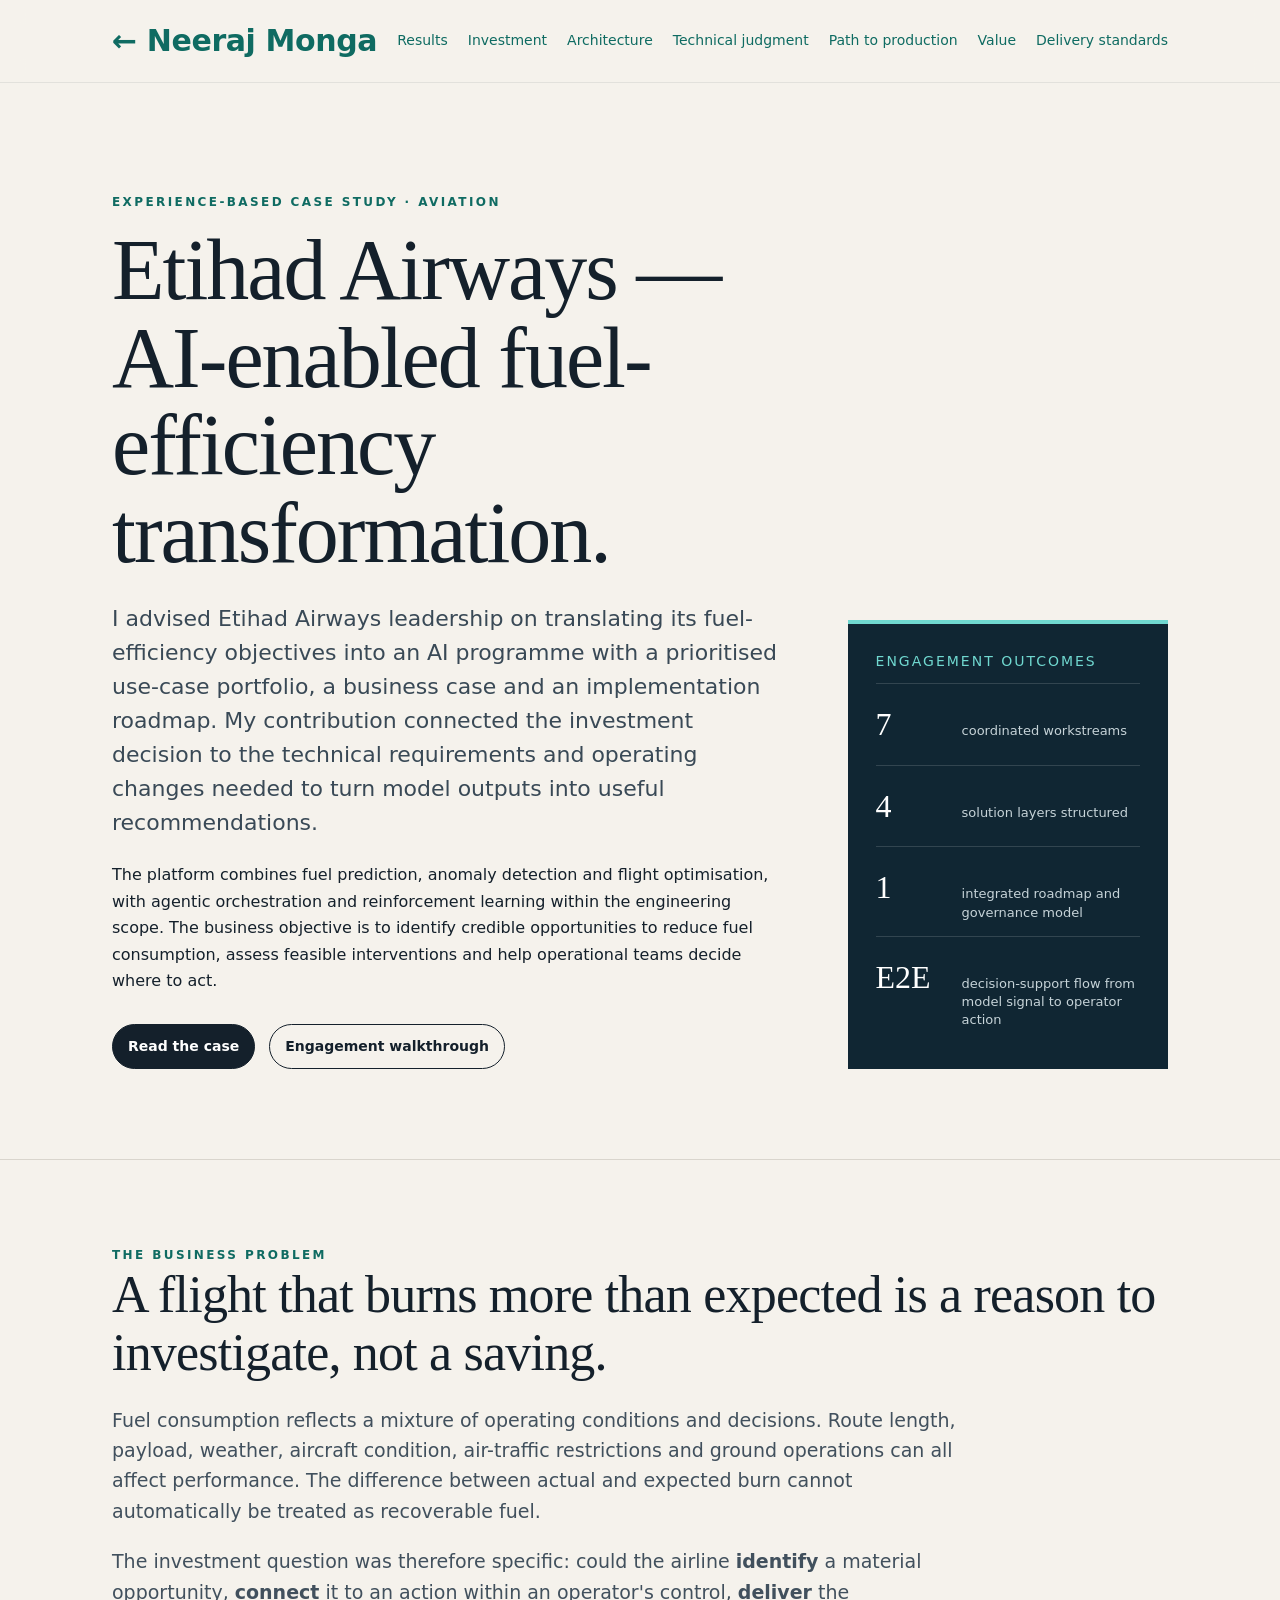
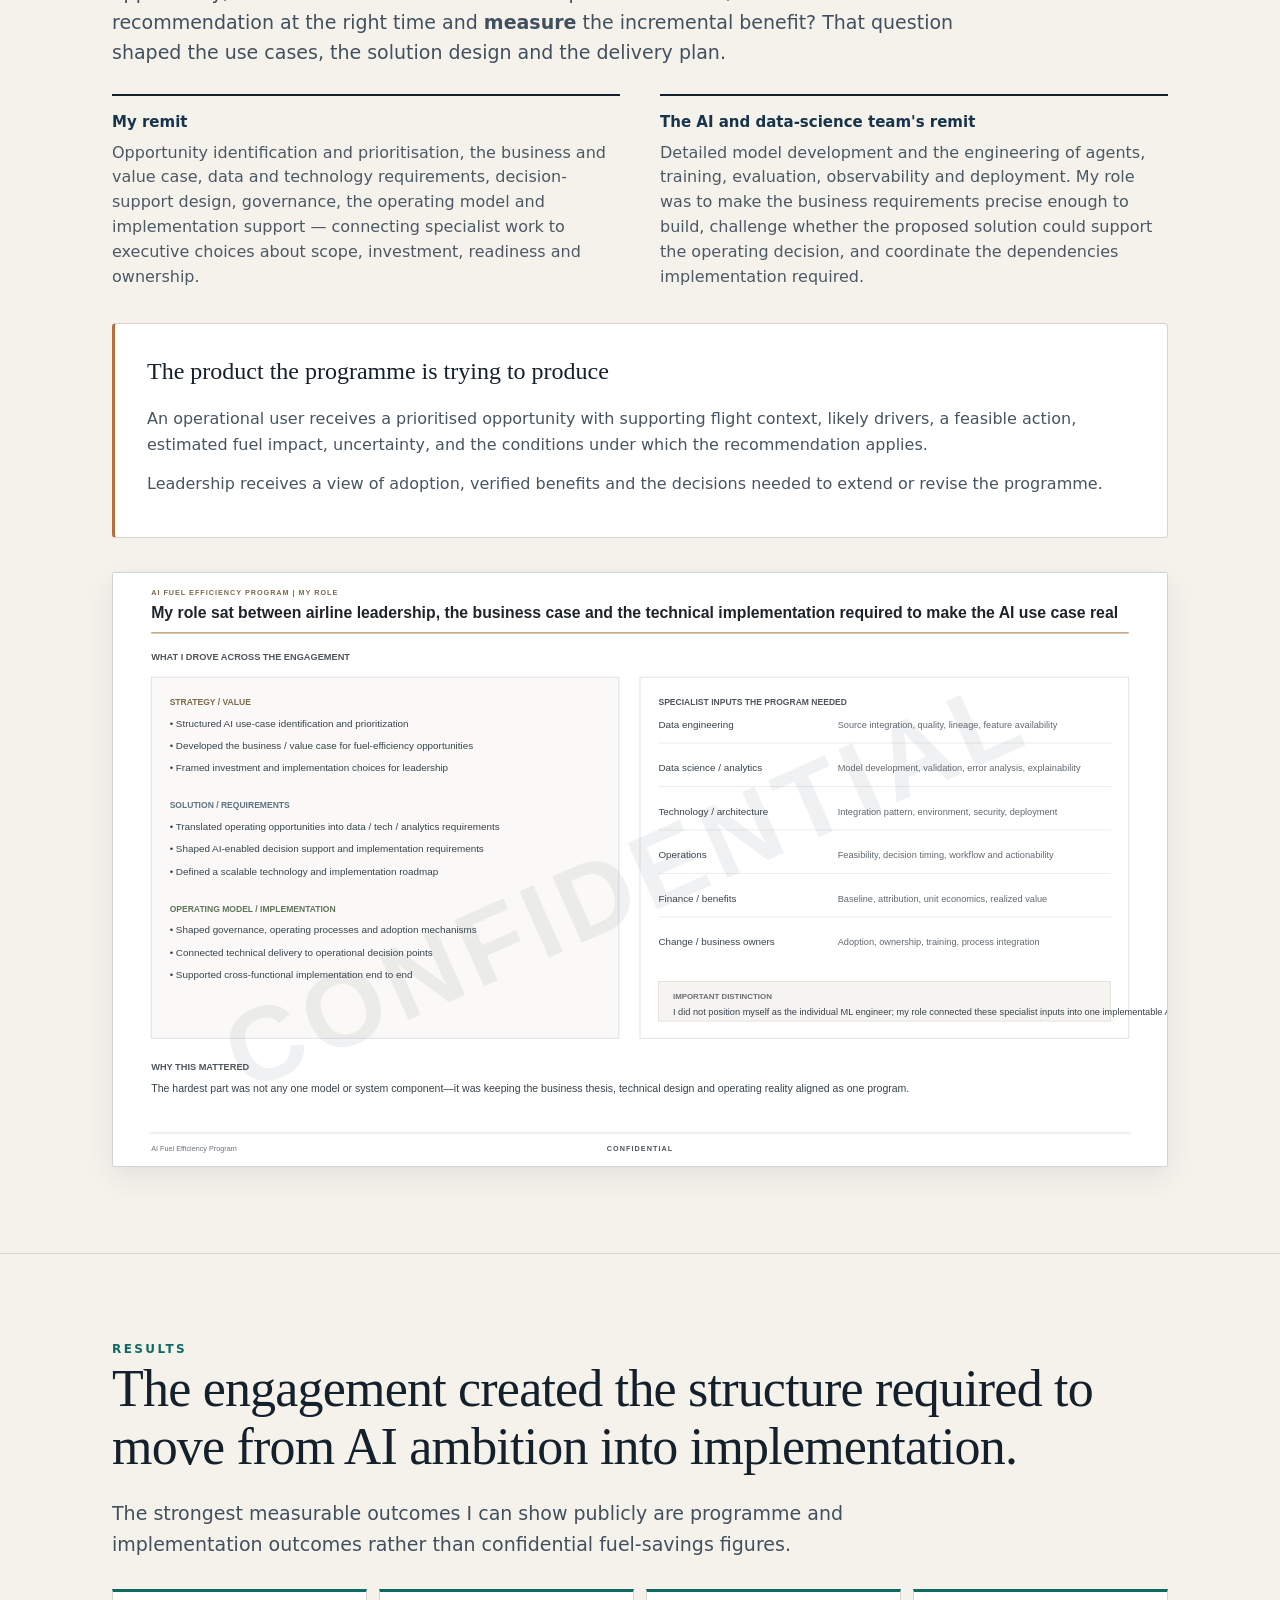
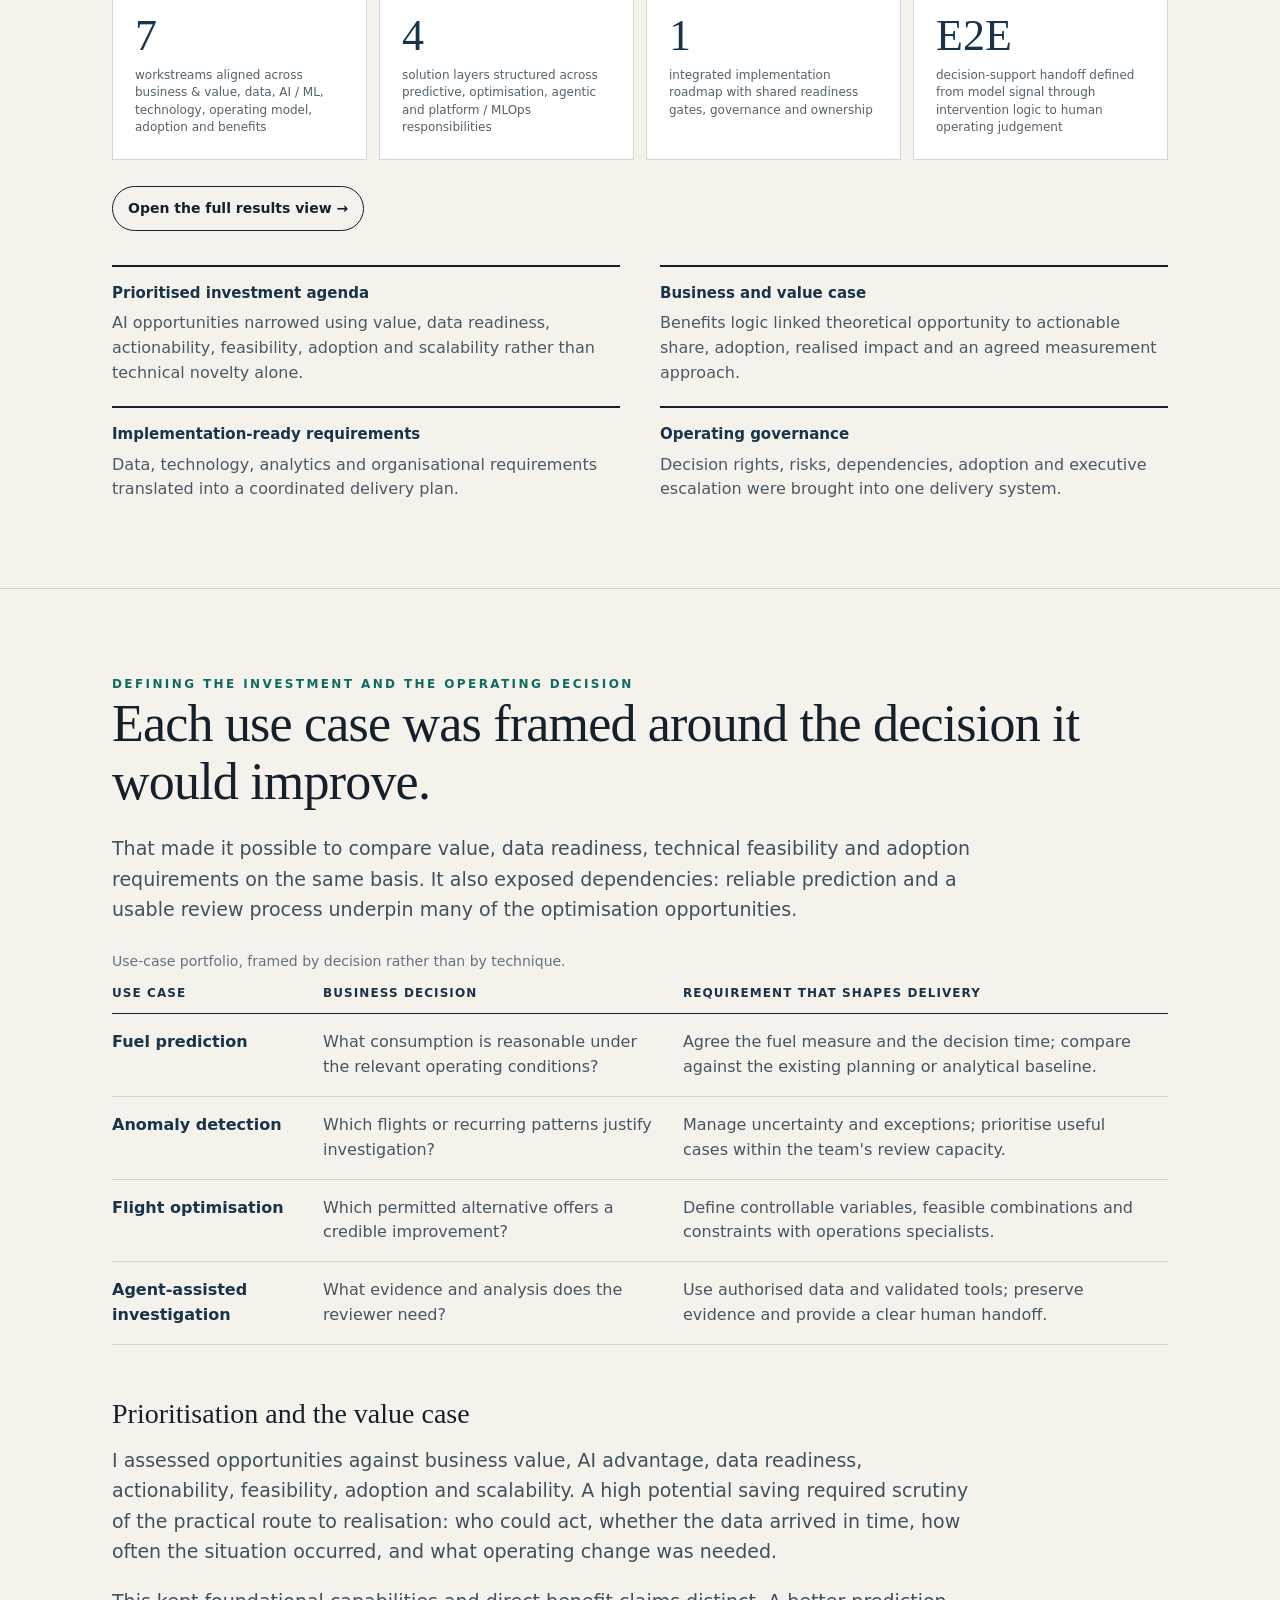
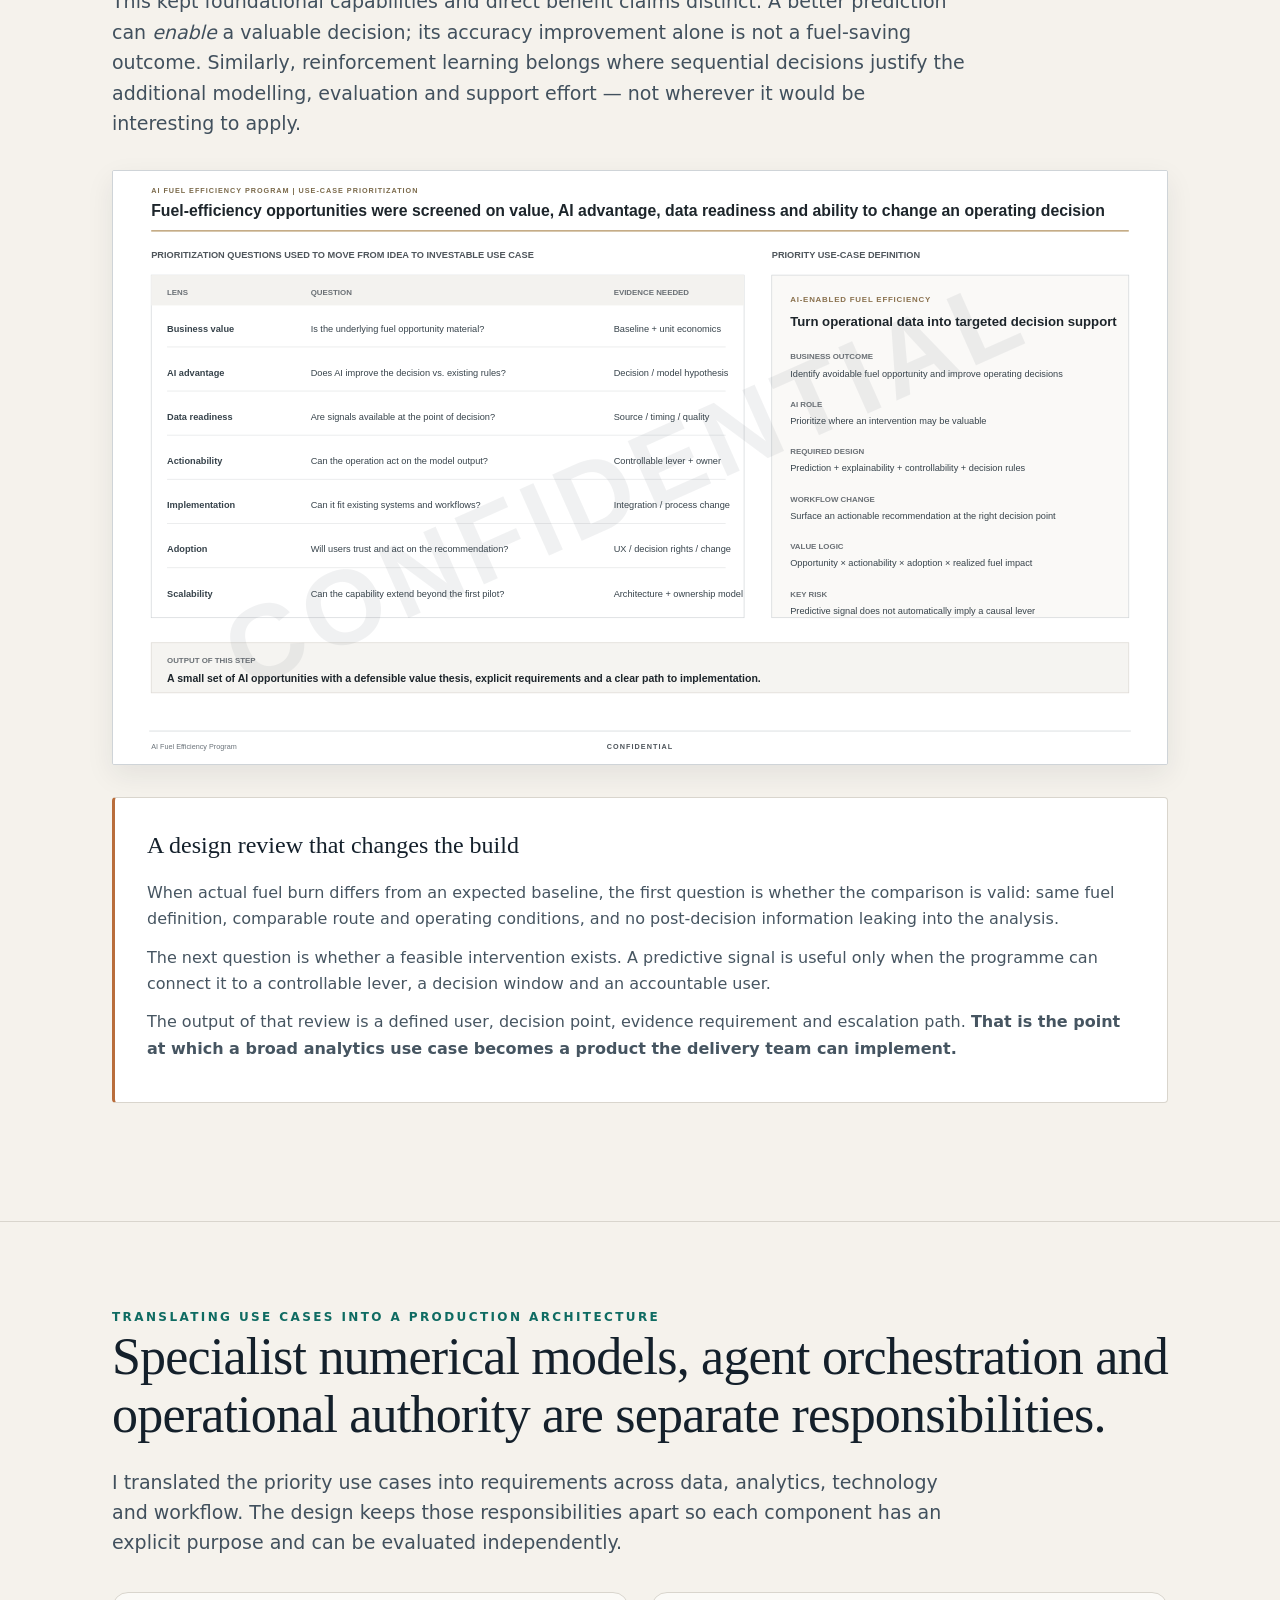
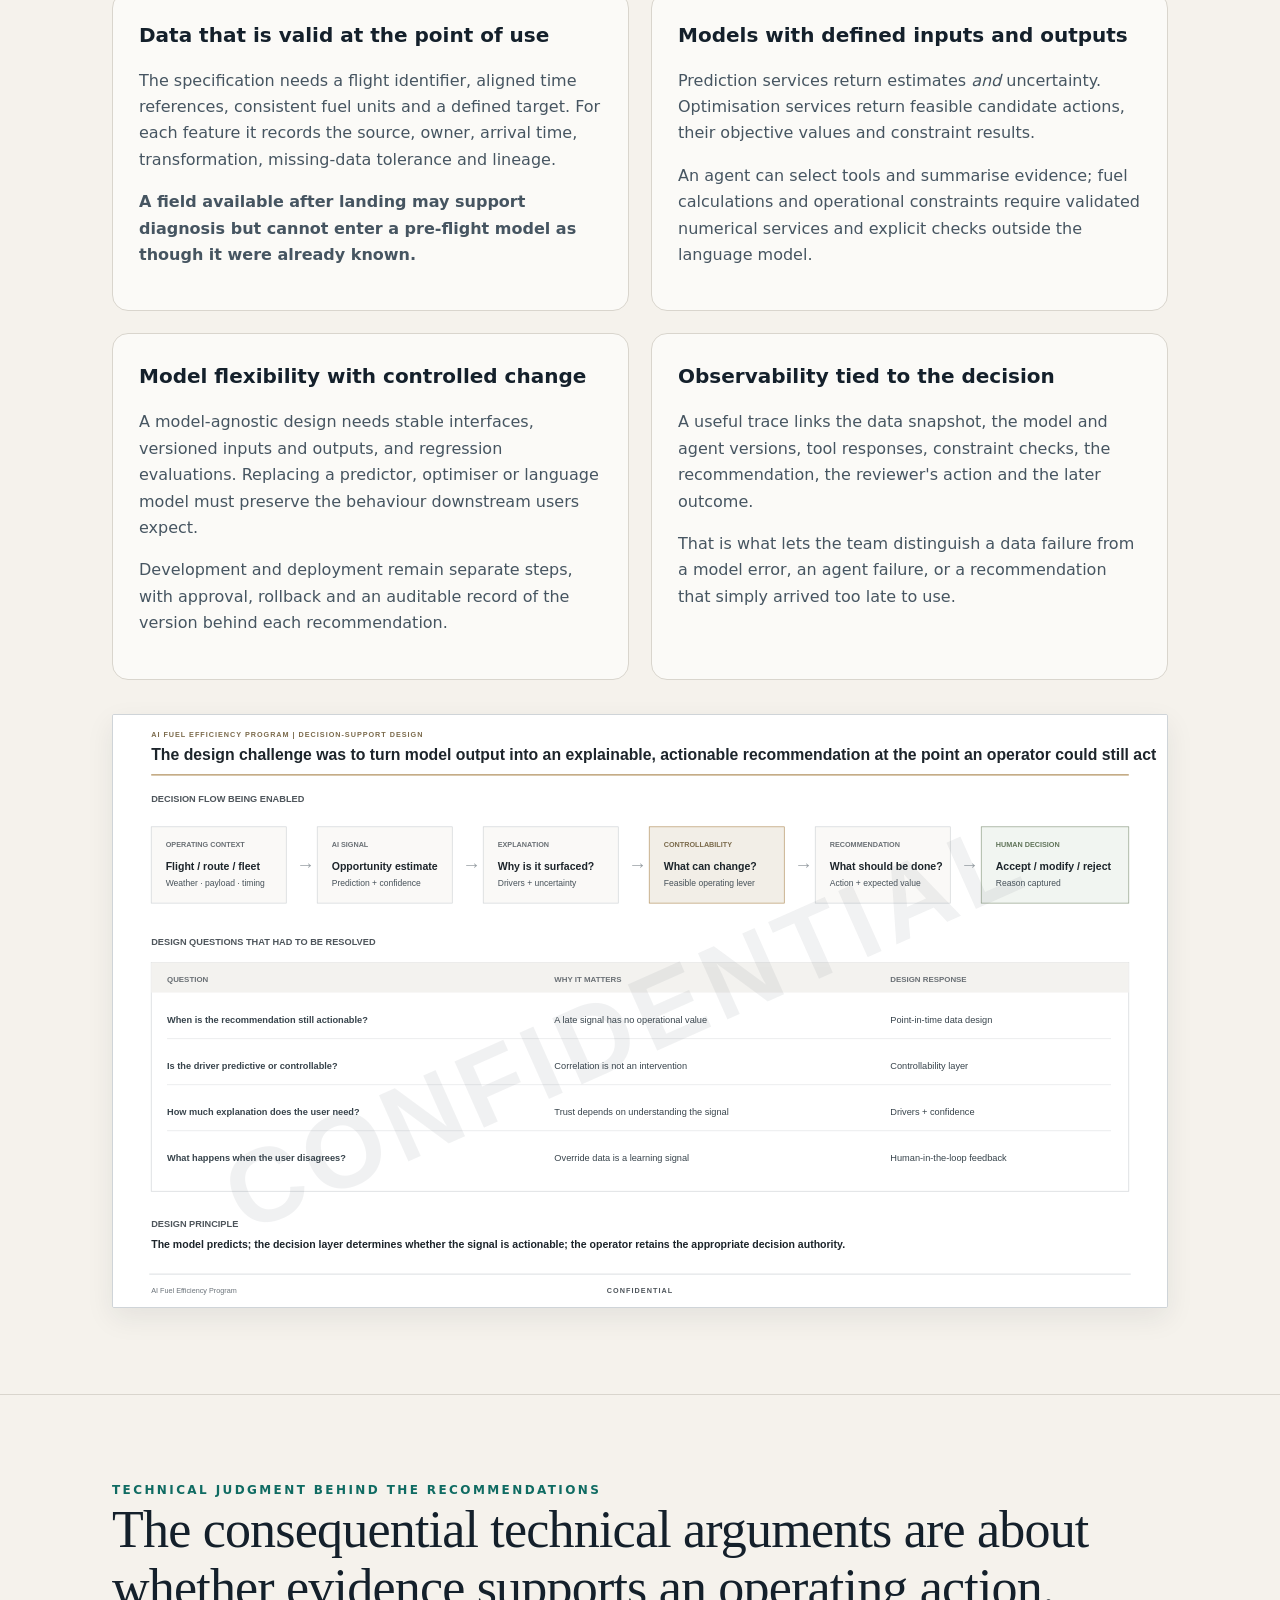
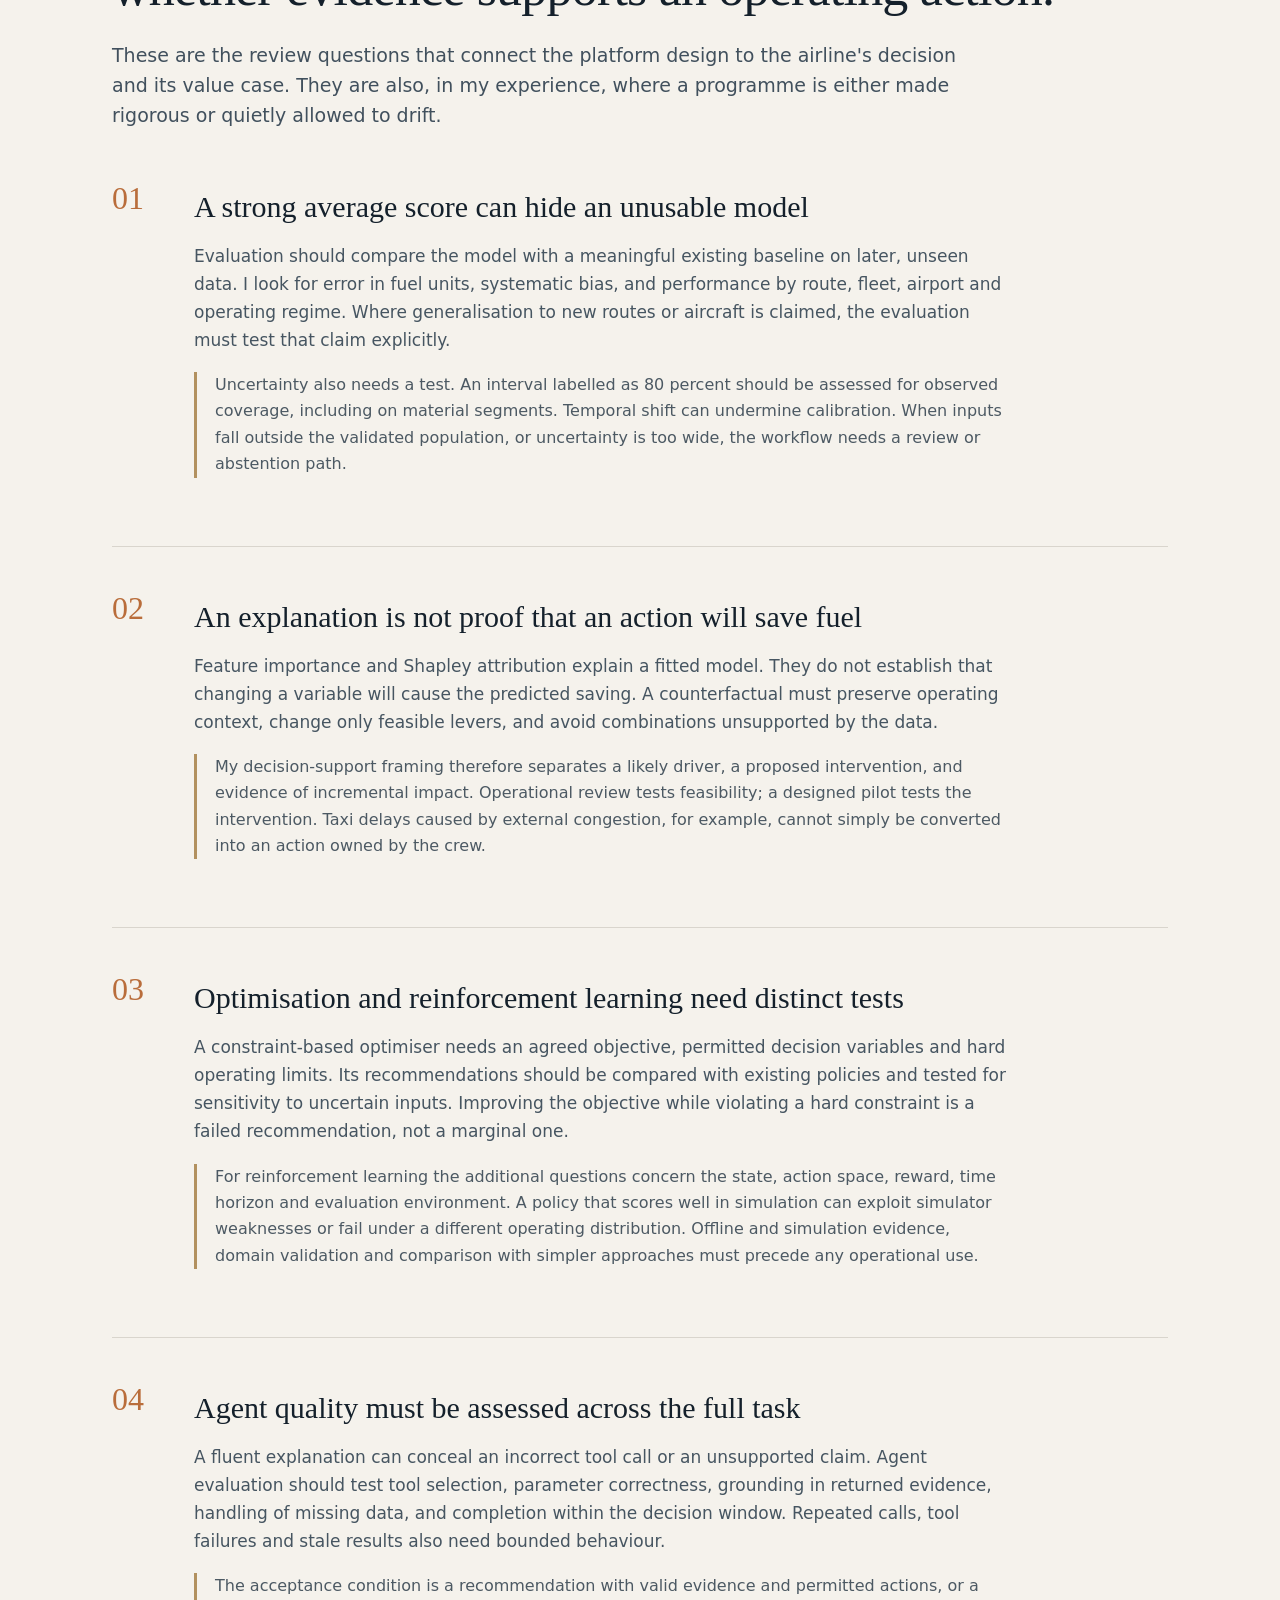
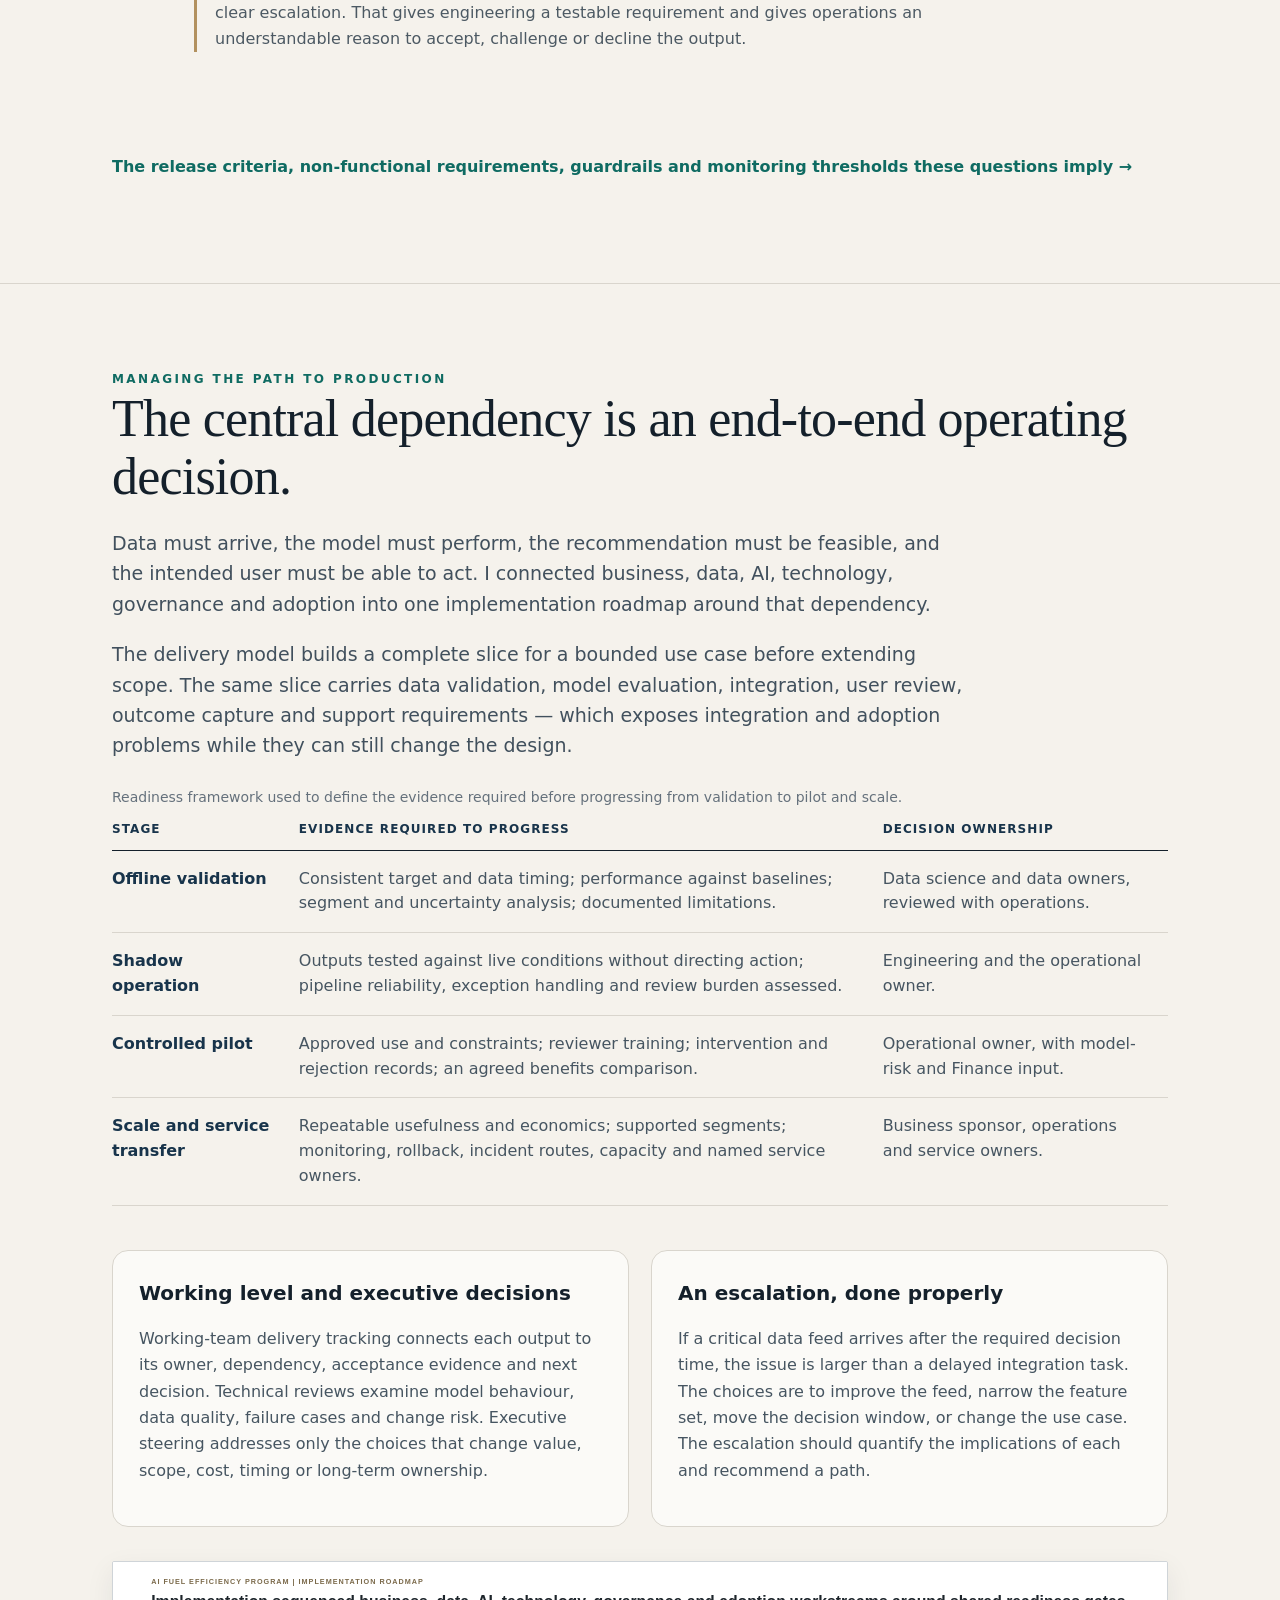
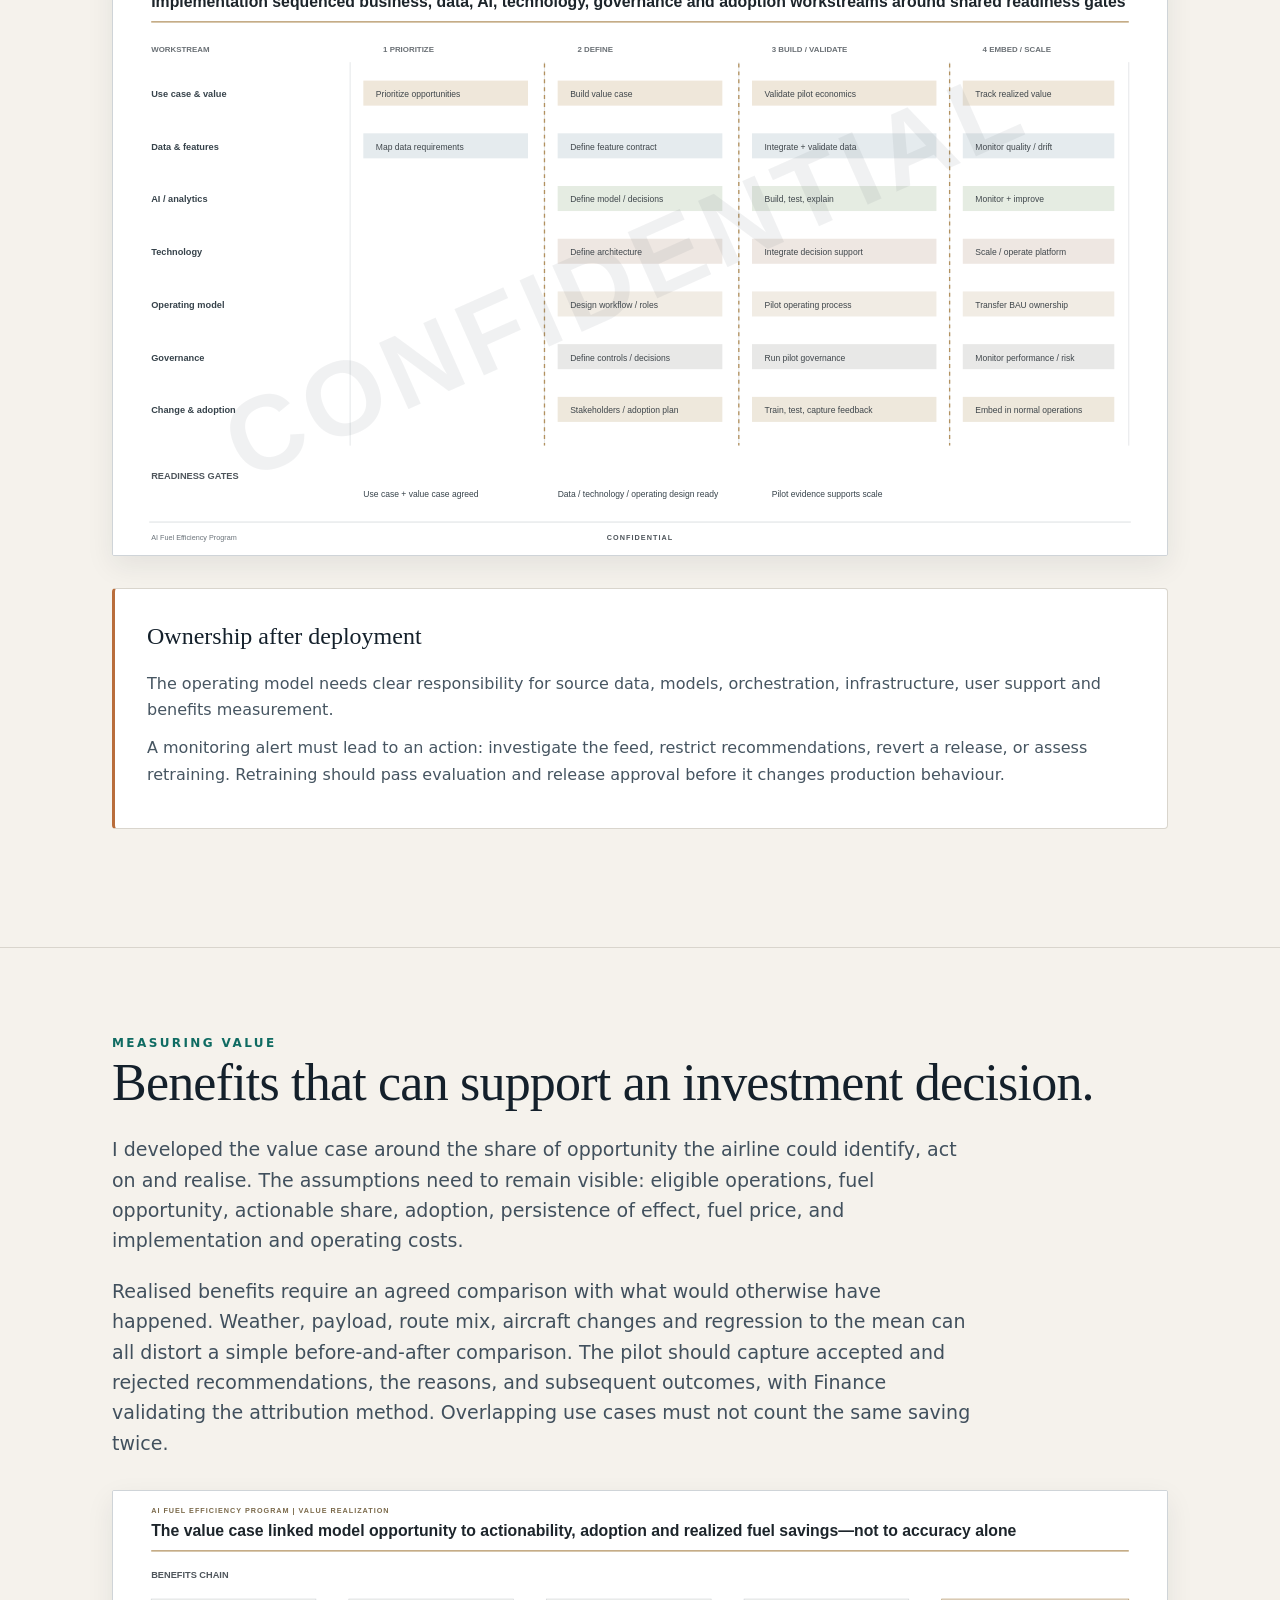
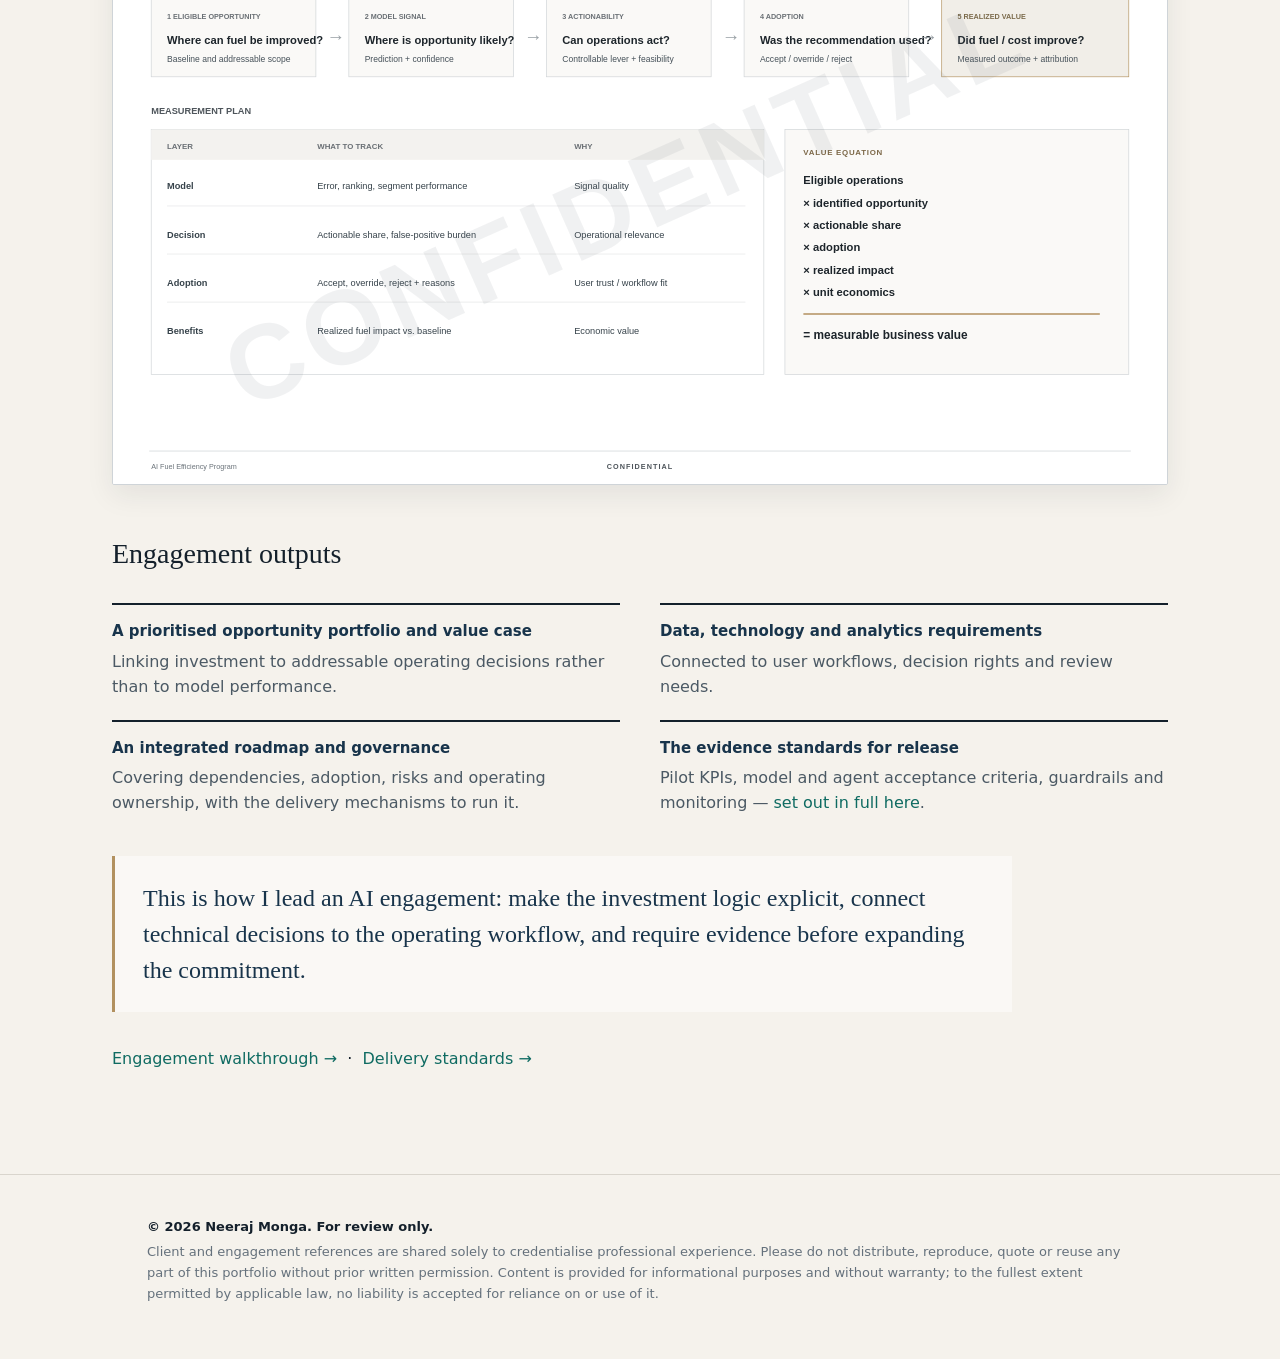
<file: docs/cases/aviation-ai.html>
<!doctype html>
<html>
<head>
<meta charset="utf-8"><meta name="viewport" content="width=device-width,initial-scale=1">
<title>Etihad Airways AI Fuel-Efficiency Transformation | Neeraj Monga</title>
<meta name="description" content="How a management consultant structured an airline's fuel-efficiency AI programme: the investment logic, the use-case portfolio, the production architecture, the technical review questions and the path to production.">
<link rel="stylesheet" href="../styles.css">
</head>
<body>

<nav><div class="wrap">
  <div class="brand"><a href="../index.html">← Neeraj Monga</a></div>
  <div class="navlinks">
    <a href="airline-results.html">Results</a>
    <a href="#investment">Investment</a>
    <a href="#architecture">Architecture</a>
    <a href="#judgment">Technical judgment</a>
    <a href="#production">Path to production</a>
    <a href="#value">Value</a>
    <a href="delivery-standards.html">Delivery standards</a>
  </div>
</div></nav>

<header class="hero">
  <div class="wrap hero-grid">
    <div>
      <div class="eyebrow">Experience-based case study · Aviation</div>
      <h1>Etihad Airways — AI-enabled fuel-efficiency transformation.</h1>
      <p class="lead">I advised Etihad Airways leadership on translating its fuel-efficiency objectives into an AI programme with a prioritised use-case portfolio, a business case and an implementation roadmap. My contribution connected the investment decision to the technical requirements and operating changes needed to turn model outputs into useful recommendations.</p>
      <p>The platform combines fuel prediction, anomaly detection and flight optimisation, with agentic orchestration and reinforcement learning within the engineering scope. The business objective is to identify credible opportunities to reduce fuel consumption, assess feasible interventions and help operational teams decide where to act.</p>
      <div class="cta">
        <a class="button primary" href="#investment">Read the case</a>
        <a class="button" href="inside-the-airline-engagement.html">Engagement walkthrough</a>
      </div>
    </div>
    <aside class="case-outcome-panel">
      <div class="kicker">Engagement outcomes</div>
      <div class="outcome-mini"><strong>7</strong><span>coordinated workstreams</span></div>
      <div class="outcome-mini"><strong>4</strong><span>solution layers structured</span></div>
      <div class="outcome-mini"><strong>1</strong><span>integrated roadmap and governance model</span></div>
      <div class="outcome-mini"><strong>E2E</strong><span>decision-support flow from model signal to operator action</span></div>
    </aside>
  </div>
</header>

<section id="problem">
<div class="wrap">
  <div class="eyebrow">The business problem</div>
  <h2>A flight that burns more than expected is a reason to investigate, not a saving.</h2>
  <p class="standfirst">Fuel consumption reflects a mixture of operating conditions and decisions. Route length, payload, weather, aircraft condition, air-traffic restrictions and ground operations can all affect performance. The difference between actual and expected burn cannot automatically be treated as recoverable fuel.</p>
  <p class="standfirst" style="margin-top:20px">The investment question was therefore specific: could the airline <strong>identify</strong> a material opportunity, <strong>connect</strong> it to an action within an operator's control, <strong>deliver</strong> the recommendation at the right time and <strong>measure</strong> the incremental benefit? That question shaped the use cases, the solution design and the delivery plan.</p>

  <div class="points">
    <div>
      <h4>My remit</h4>
      <p>Opportunity identification and prioritisation, the business and value case, data and technology requirements, decision-support design, governance, the operating model and implementation support — connecting specialist work to executive choices about scope, investment, readiness and ownership.</p>
    </div>
    <div>
      <h4>The AI and data-science team's remit</h4>
      <p>Detailed model development and the engineering of agents, training, evaluation, observability and deployment. My role was to make the business requirements precise enough to build, challenge whether the proposed solution could support the operating decision, and coordinate the dependencies implementation required.</p>
    </div>
  </div>

  <div class="worked" style="margin-top:34px">
    <h3>The product the programme is trying to produce</h3>
    <p>An operational user receives a prioritised opportunity with supporting flight context, likely drivers, a feasible action, estimated fuel impact, uncertainty, and the conditions under which the recommendation applies.</p>
    <p>Leadership receives a view of adoption, verified benefits and the decisions needed to extend or revise the programme.</p>
  </div>

  <div class="visual consulting-slide" style="margin-top:34px"><img class="slide-art" src="../assets/airline_role_scope.svg" alt="Scope of my contribution across the programme"></div>
</div>
</section>

<section id="results" class="airline-results-section">
<div class="wrap">
  <div class="eyebrow">Results</div>
  <h2>The engagement created the structure required to move from AI ambition into implementation.</h2>
  <p class="standfirst">The strongest measurable outcomes I can show publicly are programme and implementation outcomes rather than confidential fuel-savings figures.</p>

  <div class="result-metrics result-metrics-large">
    <div class="result-metric"><strong>7</strong><span>workstreams aligned across business & value, data, AI / ML, technology, operating model, adoption and benefits</span></div>
    <div class="result-metric"><strong>4</strong><span>solution layers structured across predictive, optimisation, agentic and platform / MLOps responsibilities</span></div>
    <div class="result-metric"><strong>1</strong><span>integrated implementation roadmap with shared readiness gates, governance and ownership</span></div>
    <div class="result-metric"><strong>E2E</strong><span>decision-support handoff defined from model signal through intervention logic to human operating judgement</span></div>
  </div>

  <p style="margin-top:26px"><a class="button" href="airline-results.html">Open the full results view →</a></p>
  <div class="points" style="margin-top:34px">
    <div><h4>Prioritised investment agenda</h4><p>AI opportunities narrowed using value, data readiness, actionability, feasibility, adoption and scalability rather than technical novelty alone.</p></div>
    <div><h4>Business and value case</h4><p>Benefits logic linked theoretical opportunity to actionable share, adoption, realised impact and an agreed measurement approach.</p></div>
    <div><h4>Implementation-ready requirements</h4><p>Data, technology, analytics and organisational requirements translated into a coordinated delivery plan.</p></div>
    <div><h4>Operating governance</h4><p>Decision rights, risks, dependencies, adoption and executive escalation were brought into one delivery system.</p></div>
  </div>
</div>
</section>

<section id="investment">
<div class="wrap">
  <div class="eyebrow">Defining the investment and the operating decision</div>
  <h2>Each use case was framed around the decision it would improve.</h2>
  <p class="standfirst">That made it possible to compare value, data readiness, technical feasibility and adoption requirements on the same basis. It also exposed dependencies: reliable prediction and a usable review process underpin many of the optimisation opportunities.</p>

  <table class="tbl">
    <caption>Use-case portfolio, framed by decision rather than by technique.</caption>
    <thead><tr><th>Use case</th><th>Business decision</th><th>Requirement that shapes delivery</th></tr></thead>
    <tbody>
      <tr>
        <td>Fuel prediction</td>
        <td data-label="Business decision">What consumption is reasonable under the relevant operating conditions?</td>
        <td data-label="Requirement">Agree the fuel measure and the decision time; compare against the existing planning or analytical baseline.</td>
      </tr>
      <tr>
        <td>Anomaly detection</td>
        <td data-label="Business decision">Which flights or recurring patterns justify investigation?</td>
        <td data-label="Requirement">Manage uncertainty and exceptions; prioritise useful cases within the team's review capacity.</td>
      </tr>
      <tr>
        <td>Flight optimisation</td>
        <td data-label="Business decision">Which permitted alternative offers a credible improvement?</td>
        <td data-label="Requirement">Define controllable variables, feasible combinations and constraints with operations specialists.</td>
      </tr>
      <tr>
        <td>Agent-assisted investigation</td>
        <td data-label="Business decision">What evidence and analysis does the reviewer need?</td>
        <td data-label="Requirement">Use authorised data and validated tools; preserve evidence and provide a clear human handoff.</td>
      </tr>
    </tbody>
  </table>

  <h3 style="margin-top:46px;font-family:Georgia,serif;font-weight:500;font-size:28px">Prioritisation and the value case</h3>
  <p class="standfirst">I assessed opportunities against business value, AI advantage, data readiness, actionability, feasibility, adoption and scalability. A high potential saving required scrutiny of the practical route to realisation: who could act, whether the data arrived in time, how often the situation occurred, and what operating change was needed.</p>
  <p class="standfirst" style="margin-top:20px">This kept foundational capabilities and direct benefit claims distinct. A better prediction can <em>enable</em> a valuable decision; its accuracy improvement alone is not a fuel-saving outcome. Similarly, reinforcement learning belongs where sequential decisions justify the additional modelling, evaluation and support effort — not wherever it would be interesting to apply.</p>

  <div class="visual consulting-slide" style="margin-top:32px"><img class="slide-art" src="../assets/airline_use_case_funnel.svg" alt="Use-case prioritisation funnel"></div>

  <div class="worked">
    <h3>A design review that changes the build</h3>
    <p>When actual fuel burn differs from an expected baseline, the first question is whether the comparison is valid: same fuel definition, comparable route and operating conditions, and no post-decision information leaking into the analysis.</p>
    <p>The next question is whether a feasible intervention exists. A predictive signal is useful only when the programme can connect it to a controllable lever, a decision window and an accountable user.</p>
    <p>The output of that review is a defined user, decision point, evidence requirement and escalation path. <strong>That is the point at which a broad analytics use case becomes a product the delivery team can implement.</strong></p>
  </div>
</div>
</section>

<section id="architecture">
<div class="wrap">
  <div class="eyebrow">Translating use cases into a production architecture</div>
  <h2>Specialist numerical models, agent orchestration and operational authority are separate responsibilities.</h2>
  <p class="standfirst">I translated the priority use cases into requirements across data, analytics, technology and workflow. The design keeps those responsibilities apart so each component has an explicit purpose and can be evaluated independently.</p>

  <div class="grid" style="margin-top:34px">
    <div class="card">
      <h3>Data that is valid at the point of use</h3>
      <p>The specification needs a flight identifier, aligned time references, consistent fuel units and a defined target. For each feature it records the source, owner, arrival time, transformation, missing-data tolerance and lineage.</p>
      <p><strong>A field available after landing may support diagnosis but cannot enter a pre-flight model as though it were already known.</strong></p>
    </div>
    <div class="card">
      <h3>Models with defined inputs and outputs</h3>
      <p>Prediction services return estimates <em>and</em> uncertainty. Optimisation services return feasible candidate actions, their objective values and constraint results.</p>
      <p>An agent can select tools and summarise evidence; fuel calculations and operational constraints require validated numerical services and explicit checks outside the language model.</p>
    </div>
    <div class="card">
      <h3>Model flexibility with controlled change</h3>
      <p>A model-agnostic design needs stable interfaces, versioned inputs and outputs, and regression evaluations. Replacing a predictor, optimiser or language model must preserve the behaviour downstream users expect.</p>
      <p>Development and deployment remain separate steps, with approval, rollback and an auditable record of the version behind each recommendation.</p>
    </div>
    <div class="card">
      <h3>Observability tied to the decision</h3>
      <p>A useful trace links the data snapshot, the model and agent versions, tool responses, constraint checks, the recommendation, the reviewer's action and the later outcome.</p>
      <p>That is what lets the team distinguish a data failure from a model error, an agent failure, or a recommendation that simply arrived too late to use.</p>
    </div>
  </div>

  <div class="visual consulting-slide" style="margin-top:34px"><img class="slide-art" src="../assets/airline_decision_workflow.svg" alt="Decision workflow from signal to operator action"></div>
</div>
</section>

<section id="judgment">
<div class="wrap">
  <div class="eyebrow">Technical judgment behind the recommendations</div>
  <h2>The consequential technical arguments are about whether evidence supports an operating action.</h2>
  <p class="standfirst">These are the review questions that connect the platform design to the airline's decision and its value case. They are also, in my experience, where a programme is either made rigorous or quietly allowed to drift.</p>

  <div class="artifact-trail" style="margin-top:40px">
    <article class="artifact-item">
      <div class="artifact-index">01</div>
      <div class="artifact-copy">
        <h3>A strong average score can hide an unusable model</h3>
        <p>Evaluation should compare the model with a meaningful existing baseline on later, unseen data. I look for error in fuel units, systematic bias, and performance by route, fleet, airport and operating regime. Where generalisation to new routes or aircraft is claimed, the evaluation must test that claim explicitly.</p>
        <div class="artifact-answer">Uncertainty also needs a test. An interval labelled as 80 percent should be assessed for observed coverage, including on material segments. Temporal shift can undermine calibration. When inputs fall outside the validated population, or uncertainty is too wide, the workflow needs a review or abstention path.</div>
      </div>
    </article>

    <article class="artifact-item">
      <div class="artifact-index">02</div>
      <div class="artifact-copy">
        <h3>An explanation is not proof that an action will save fuel</h3>
        <p>Feature importance and Shapley attribution explain a fitted model. They do not establish that changing a variable will cause the predicted saving. A counterfactual must preserve operating context, change only feasible levers, and avoid combinations unsupported by the data.</p>
        <div class="artifact-answer">My decision-support framing therefore separates a likely driver, a proposed intervention, and evidence of incremental impact. Operational review tests feasibility; a designed pilot tests the intervention. Taxi delays caused by external congestion, for example, cannot simply be converted into an action owned by the crew.</div>
      </div>
    </article>

    <article class="artifact-item">
      <div class="artifact-index">03</div>
      <div class="artifact-copy">
        <h3>Optimisation and reinforcement learning need distinct tests</h3>
        <p>A constraint-based optimiser needs an agreed objective, permitted decision variables and hard operating limits. Its recommendations should be compared with existing policies and tested for sensitivity to uncertain inputs. Improving the objective while violating a hard constraint is a failed recommendation, not a marginal one.</p>
        <div class="artifact-answer">For reinforcement learning the additional questions concern the state, action space, reward, time horizon and evaluation environment. A policy that scores well in simulation can exploit simulator weaknesses or fail under a different operating distribution. Offline and simulation evidence, domain validation and comparison with simpler approaches must precede any operational use.</div>
      </div>
    </article>

    <article class="artifact-item">
      <div class="artifact-index">04</div>
      <div class="artifact-copy">
        <h3>Agent quality must be assessed across the full task</h3>
        <p>A fluent explanation can conceal an incorrect tool call or an unsupported claim. Agent evaluation should test tool selection, parameter correctness, grounding in returned evidence, handling of missing data, and completion within the decision window. Repeated calls, tool failures and stale results also need bounded behaviour.</p>
        <div class="artifact-answer">The acceptance condition is a recommendation with valid evidence and permitted actions, or a clear escalation. That gives engineering a testable requirement and gives operations an understandable reason to accept, challenge or decline the output.</div>
      </div>
    </article>
  </div>

  <p style="margin-top:34px"><a href="delivery-standards.html"><strong>The release criteria, non-functional requirements, guardrails and monitoring thresholds these questions imply →</strong></a></p>
</div>
</section>

<section id="production">
<div class="wrap">
  <div class="eyebrow">Managing the path to production</div>
  <h2>The central dependency is an end-to-end operating decision.</h2>
  <p class="standfirst">Data must arrive, the model must perform, the recommendation must be feasible, and the intended user must be able to act. I connected business, data, AI, technology, governance and adoption into one implementation roadmap around that dependency.</p>
  <p class="standfirst" style="margin-top:20px">The delivery model builds a complete slice for a bounded use case before extending scope. The same slice carries data validation, model evaluation, integration, user review, outcome capture and support requirements — which exposes integration and adoption problems while they can still change the design.</p>

  <table class="tbl">
    <caption>Readiness framework used to define the evidence required before progressing from validation to pilot and scale.</caption>
    <thead><tr><th>Stage</th><th>Evidence required to progress</th><th>Decision ownership</th></tr></thead>
    <tbody>
      <tr>
        <td>Offline validation</td>
        <td data-label="Evidence">Consistent target and data timing; performance against baselines; segment and uncertainty analysis; documented limitations.</td>
        <td data-label="Ownership">Data science and data owners, reviewed with operations.</td>
      </tr>
      <tr>
        <td>Shadow operation</td>
        <td data-label="Evidence">Outputs tested against live conditions without directing action; pipeline reliability, exception handling and review burden assessed.</td>
        <td data-label="Ownership">Engineering and the operational owner.</td>
      </tr>
      <tr>
        <td>Controlled pilot</td>
        <td data-label="Evidence">Approved use and constraints; reviewer training; intervention and rejection records; an agreed benefits comparison.</td>
        <td data-label="Ownership">Operational owner, with model-risk and Finance input.</td>
      </tr>
      <tr>
        <td>Scale and service transfer</td>
        <td data-label="Evidence">Repeatable usefulness and economics; supported segments; monitoring, rollback, incident routes, capacity and named service owners.</td>
        <td data-label="Ownership">Business sponsor, operations and service owners.</td>
      </tr>
    </tbody>
  </table>

  <div class="two" style="margin-top:44px">
    <div class="card">
      <h3>Working level and executive decisions</h3>
      <p>Working-team delivery tracking connects each output to its owner, dependency, acceptance evidence and next decision. Technical reviews examine model behaviour, data quality, failure cases and change risk. Executive steering addresses only the choices that change value, scope, cost, timing or long-term ownership.</p>
    </div>
    <div class="card">
      <h3>An escalation, done properly</h3>
      <p>If a critical data feed arrives after the required decision time, the issue is larger than a delayed integration task. The choices are to improve the feed, narrow the feature set, move the decision window, or change the use case. The escalation should quantify the implications of each and recommend a path.</p>
    </div>
  </div>

  <div class="visual consulting-slide" style="margin-top:34px"><img class="slide-art" src="../assets/implementation_roadmap.svg" alt="Implementation roadmap across workstreams"></div>

  <div class="worked">
    <h3>Ownership after deployment</h3>
    <p>The operating model needs clear responsibility for source data, models, orchestration, infrastructure, user support and benefits measurement.</p>
    <p>A monitoring alert must lead to an action: investigate the feed, restrict recommendations, revert a release, or assess retraining. Retraining should pass evaluation and release approval before it changes production behaviour.</p>
  </div>
</div>
</section>

<section id="value">
<div class="wrap">
  <div class="eyebrow">Measuring value</div>
  <h2>Benefits that can support an investment decision.</h2>
  <p class="standfirst">I developed the value case around the share of opportunity the airline could identify, act on and realise. The assumptions need to remain visible: eligible operations, fuel opportunity, actionable share, adoption, persistence of effect, fuel price, and implementation and operating costs.</p>
  <p class="standfirst" style="margin-top:20px">Realised benefits require an agreed comparison with what would otherwise have happened. Weather, payload, route mix, aircraft changes and regression to the mean can all distort a simple before-and-after comparison. The pilot should capture accepted and rejected recommendations, the reasons, and subsequent outcomes, with Finance validating the attribution method. Overlapping use cases must not count the same saving twice.</p>

  <div class="visual consulting-slide" style="margin-top:32px"><img class="slide-art" src="../assets/airline_adoption_value.svg" alt="Adoption and benefits realisation logic"></div>

  <h3 style="margin-top:46px;font-family:Georgia,serif;font-weight:500;font-size:28px">Engagement outputs</h3>
  <div class="points">
    <div>
      <h4>A prioritised opportunity portfolio and value case</h4>
      <p>Linking investment to addressable operating decisions rather than to model performance.</p>
    </div>
    <div>
      <h4>Data, technology and analytics requirements</h4>
      <p>Connected to user workflows, decision rights and review needs.</p>
    </div>
    <div>
      <h4>An integrated roadmap and governance</h4>
      <p>Covering dependencies, adoption, risks and operating ownership, with the delivery mechanisms to run it.</p>
    </div>
    <div>
      <h4>The evidence standards for release</h4>
      <p>Pilot KPIs, model and agent acceptance criteria, guardrails and monitoring — <a href="delivery-standards.html">set out in full here</a>.</p>
    </div>
  </div>

  <div class="case-reflection" style="margin-top:40px">This is how I lead an AI engagement: make the investment logic explicit, connect technical decisions to the operating workflow, and require evidence before expanding the commitment.</div>

  <p style="margin-top:34px"><a href="inside-the-airline-engagement.html">Engagement walkthrough →</a> &nbsp;·&nbsp; <a href="delivery-standards.html">Delivery standards →</a></p>
</div>
</section>

<footer><div class="wrap portfolio-legal">
      <strong>© 2026 Neeraj Monga. For review only.</strong>
      Client and engagement references are shared solely to credentialise professional experience. Please do not distribute, reproduce, quote or reuse any part of this portfolio without prior written permission. Content is provided for informational purposes and without warranty; to the fullest extent permitted by applicable law, no liability is accepted for reliance on or use of it.
    </div></footer>

</body>
</html>
</file>
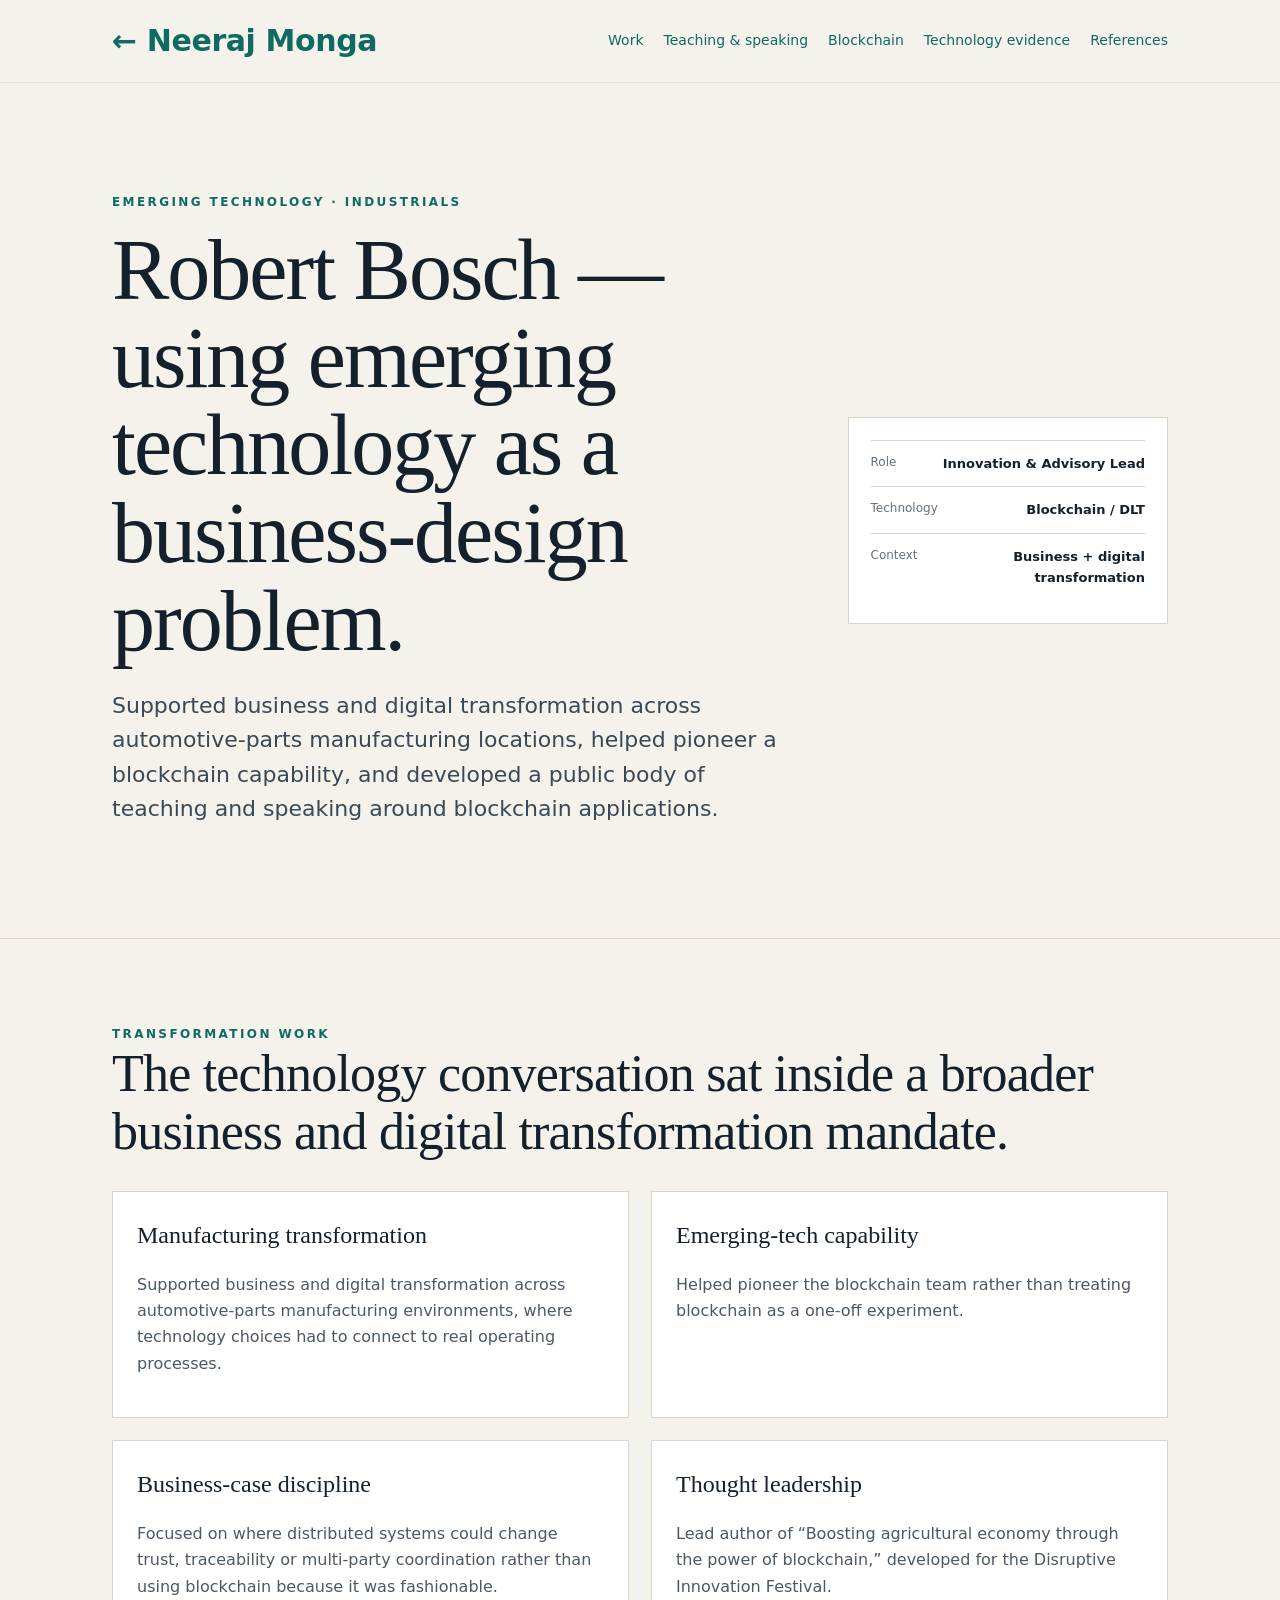
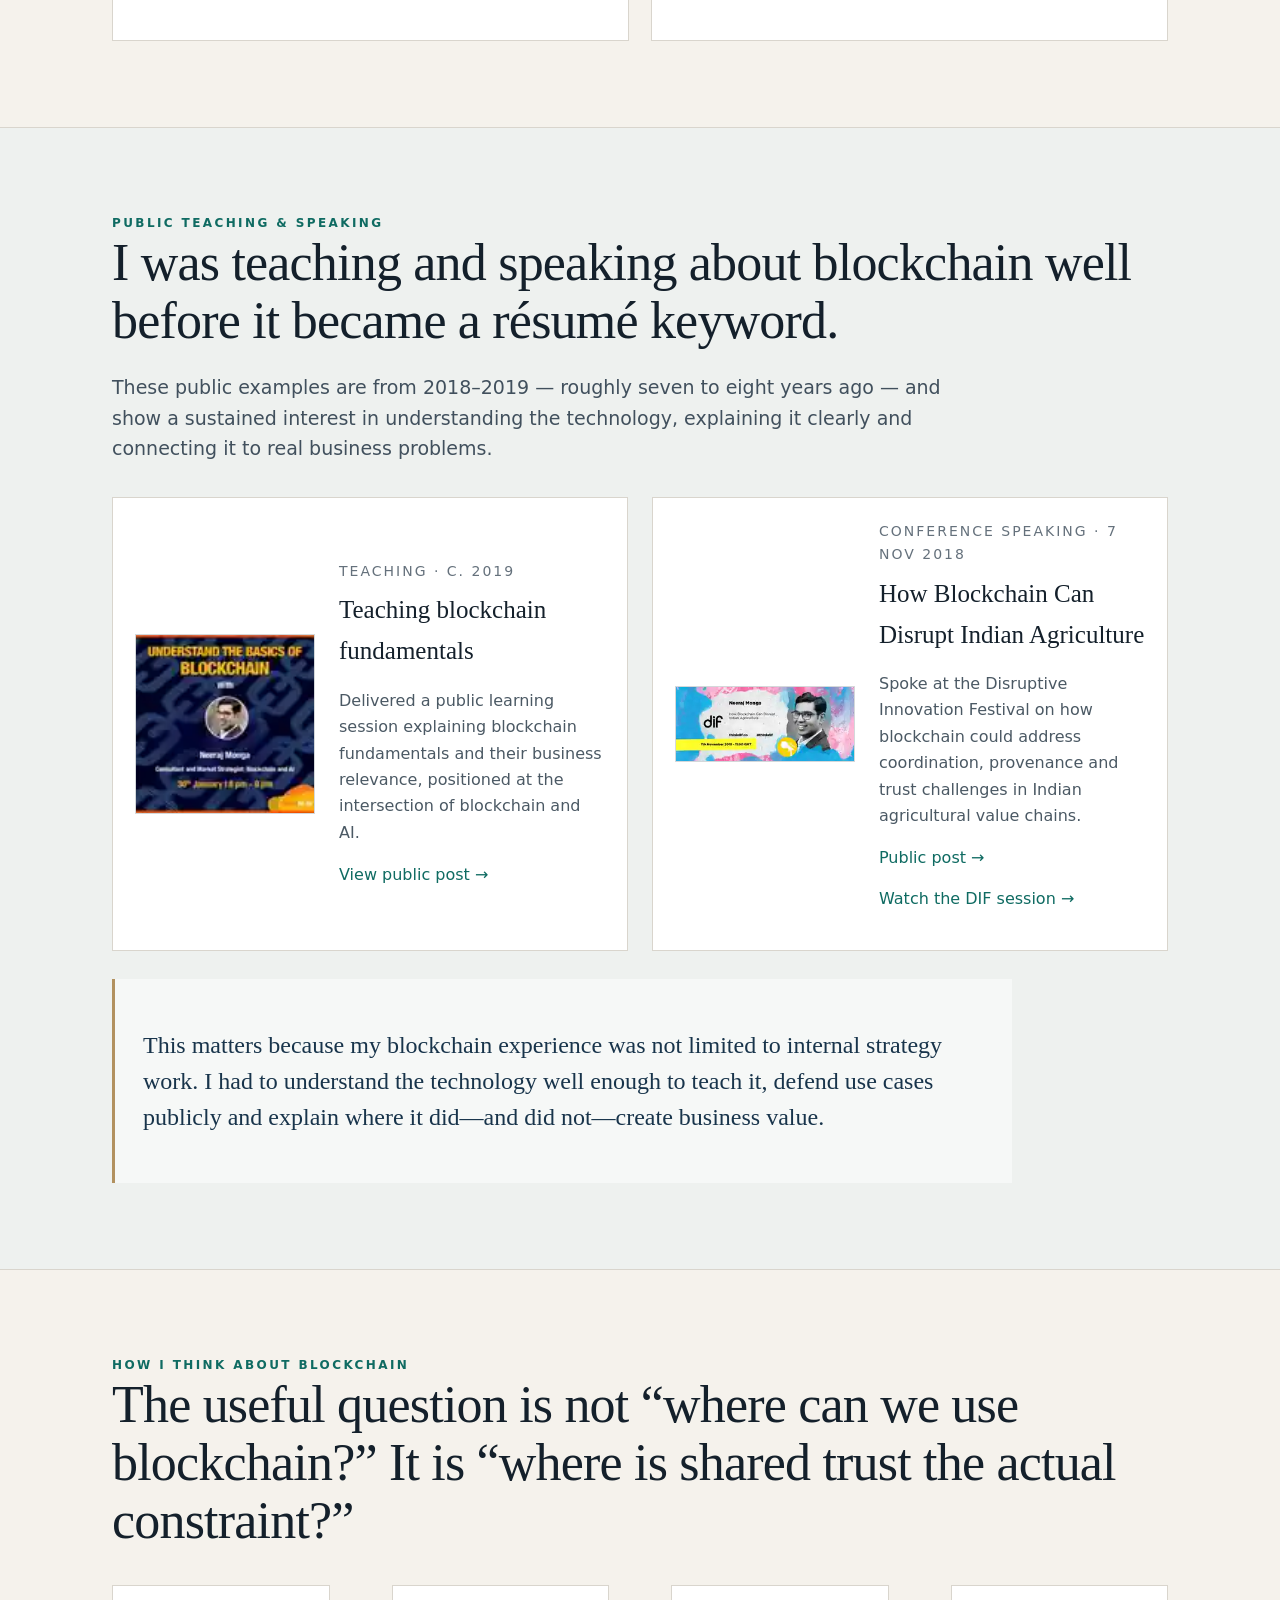
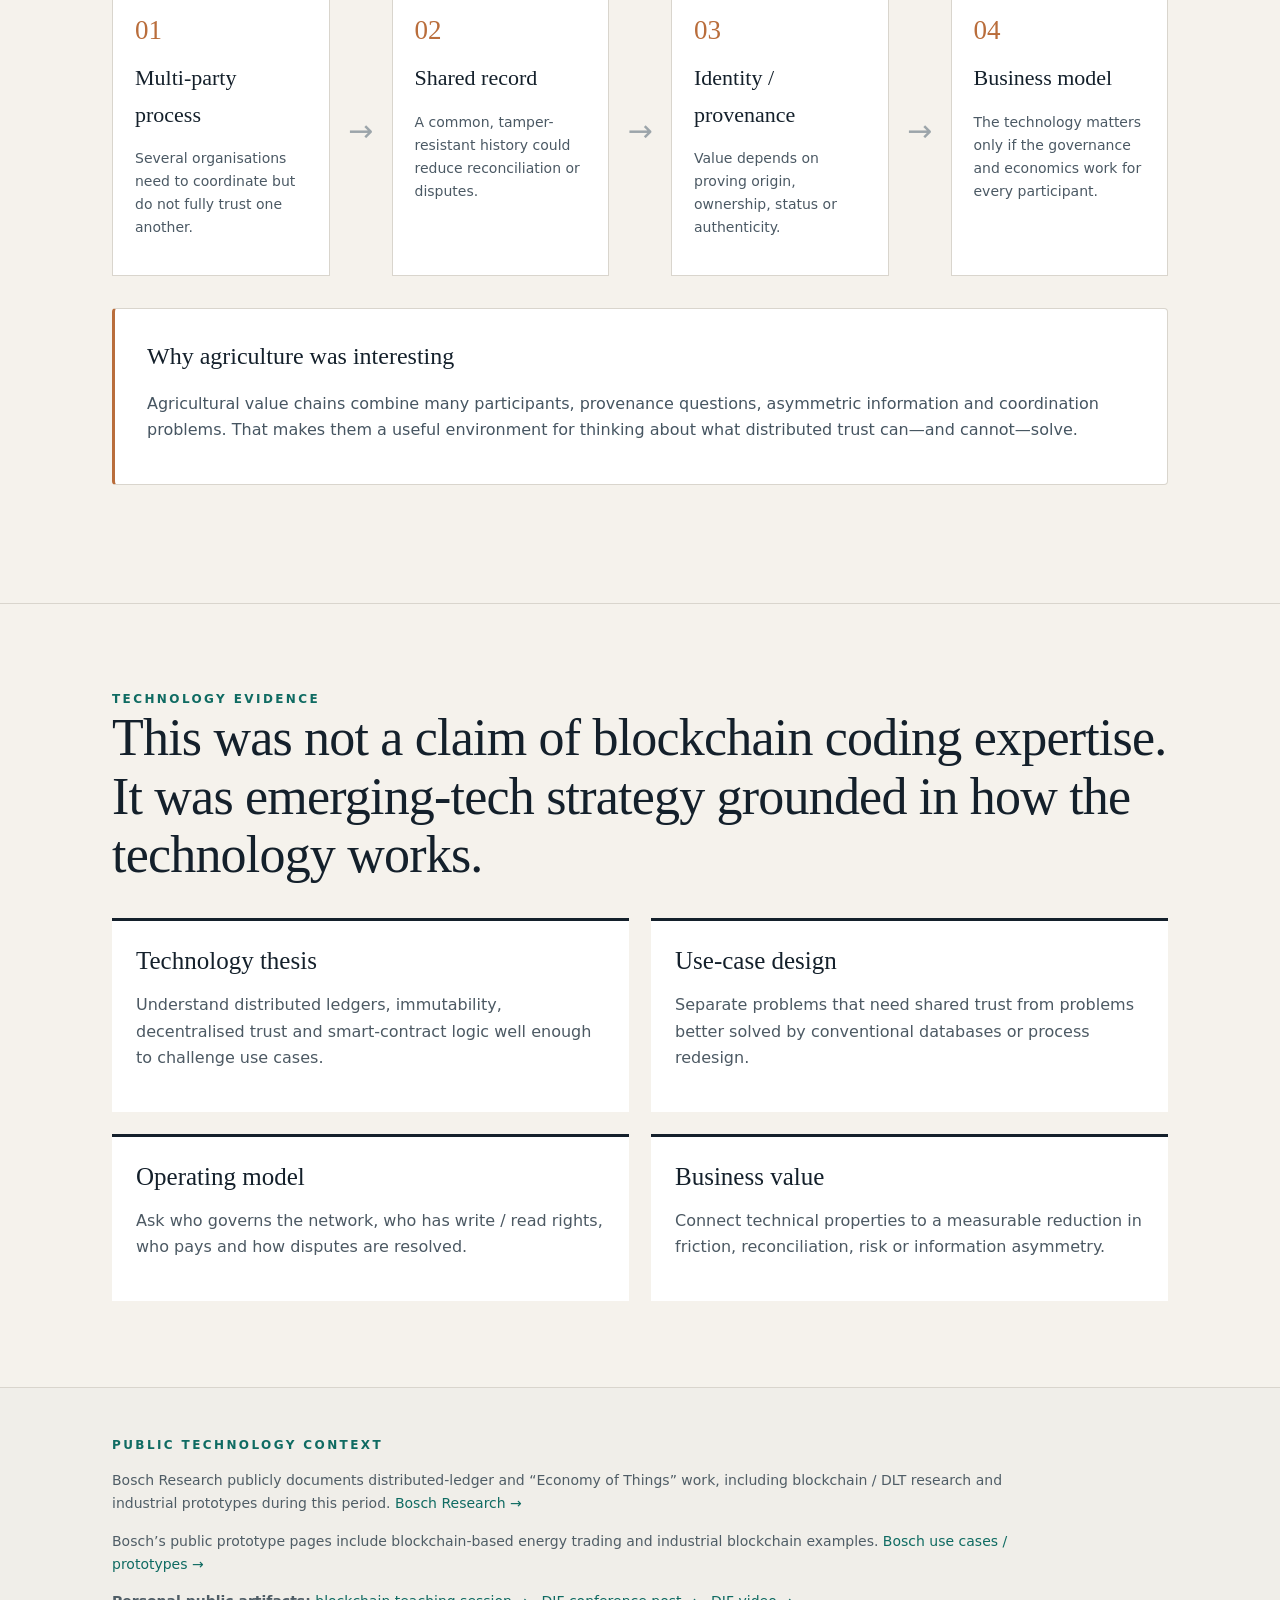
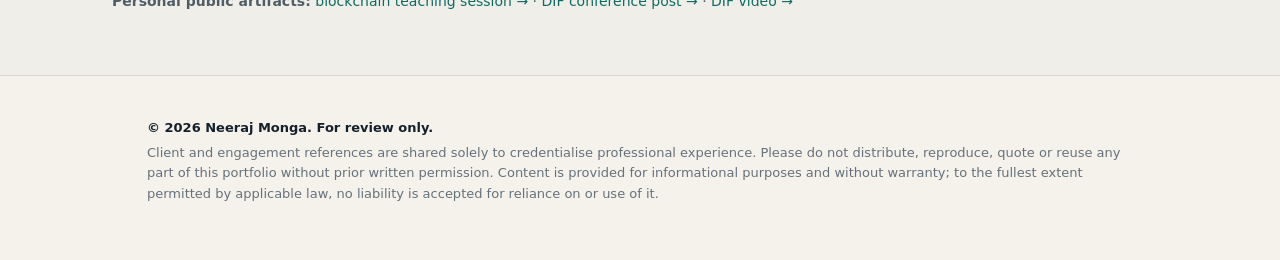
<file: docs/cases/bosch-blockchain.html>
<!doctype html>
<html>
<head>
<meta charset="utf-8"><meta name="viewport" content="width=device-width,initial-scale=1">
<title>Bosch Blockchain & Digital Transformation | Neeraj Monga</title>
<link rel="stylesheet" href="../styles.css">
</head>
<body>
<nav><div class="wrap">
  <div class="brand"><a href="../index.html">← Neeraj Monga</a></div>
  <div class="navlinks"><a href="#work">Work</a><a href="#speaking">Teaching & speaking</a><a href="#blockchain">Blockchain</a><a href="#proof">Technology evidence</a><a href="#references">References</a></div>
</div></nav>

<header class="hero case-hero">
<div class="wrap hero-grid">
  <div>
    <div class="eyebrow">Emerging technology · Industrials</div>
    <h1>Robert Bosch — using emerging technology as a business-design problem.</h1>
    <p class="lead">Supported business and digital transformation across automotive-parts manufacturing locations, helped pioneer a blockchain capability, and developed a public body of teaching and speaking around blockchain applications.</p>
  </div>
  <aside class="case-facts">
    <div><span>Role</span><strong>Innovation & Advisory Lead</strong></div>
    <div><span>Technology</span><strong>Blockchain / DLT</strong></div>
    <div><span>Context</span><strong>Business + digital transformation</strong></div>
  </aside>
</div>
</header>

<section id="work"><div class="wrap">
  <div class="eyebrow">Transformation work</div>
  <h2>The technology conversation sat inside a broader business and digital transformation mandate.</h2>
  <div class="situation-grid">
    <div><h3>Manufacturing transformation</h3><p>Supported business and digital transformation across automotive-parts manufacturing environments, where technology choices had to connect to real operating processes.</p></div>
    <div><h3>Emerging-tech capability</h3><p>Helped pioneer the blockchain team rather than treating blockchain as a one-off experiment.</p></div>
    <div><h3>Business-case discipline</h3><p>Focused on where distributed systems could change trust, traceability or multi-party coordination rather than using blockchain because it was fashionable.</p></div>
    <div><h3>Thought leadership</h3><p>Lead author of “Boosting agricultural economy through the power of blockchain,” developed for the Disruptive Innovation Festival.</p></div>
  </div>
</div></section>

<section id="speaking" class="speaking-section"><div class="wrap">
  <div class="eyebrow">Public teaching & speaking</div>
  <h2>I was teaching and speaking about blockchain well before it became a résumé keyword.</h2>
  <p class="standfirst">These public examples are from 2018–2019 — roughly seven to eight years ago — and show a sustained interest in understanding the technology, explaining it clearly and connecting it to real business problems.</p>

  <div class="speaking-grid">
    <article class="speaking-card">
      <a class="speaking-image" href="https://lnkd.in/p/eNMcTrzu"><img src="[data-uri]" alt="Public blockchain teaching session featuring Neeraj Monga"></a>
      <div class="speaking-copy">
        <div class="kicker">Teaching · c. 2019</div>
        <h3>Teaching blockchain fundamentals</h3>
        <p>Delivered a public learning session explaining blockchain fundamentals and their business relevance, positioned at the intersection of blockchain and AI.</p>
        <a href="https://lnkd.in/p/eNMcTrzu">View public post →</a>
      </div>
    </article>

    <article class="speaking-card">
      <a class="speaking-image speaking-image-wide" href="https://lnkd.in/p/eZ-Kz7Te"><img src="[data-uri]" alt="Disruptive Innovation Festival talk by Neeraj Monga on blockchain and Indian agriculture"></a>
      <div class="speaking-copy">
        <div class="kicker">Conference speaking · 7 Nov 2018</div>
        <h3>How Blockchain Can Disrupt Indian Agriculture</h3>
        <p>Spoke at the Disruptive Innovation Festival on how blockchain could address coordination, provenance and trust challenges in Indian agricultural value chains.</p>
        <p class="speaking-links"><a href="https://lnkd.in/p/eZ-Kz7Te">Public post →</a><a href="https://www.youtube.com/watch?v=h-V5ISfTPEE">Watch the DIF session →</a></p>
      </div>
    </article>
  </div>

  <div class="case-reflection">
    <p>This matters because my blockchain experience was not limited to internal strategy work. I had to understand the technology well enough to teach it, defend use cases publicly and explain where it did—and did not—create business value.</p>
  </div>
</div></section>

<section id="blockchain"><div class="wrap">
  <div class="eyebrow">How I think about blockchain</div>
  <h2>The useful question is not “where can we use blockchain?” It is “where is shared trust the actual constraint?”</h2>
  <div class="integration-map blockchain-map">
    <div class="integration-node"><span>01</span><h3>Multi-party process</h3><p>Several organisations need to coordinate but do not fully trust one another.</p></div>
    <div class="integration-arrow">→</div>
    <div class="integration-node"><span>02</span><h3>Shared record</h3><p>A common, tamper-resistant history could reduce reconciliation or disputes.</p></div>
    <div class="integration-arrow">→</div>
    <div class="integration-node"><span>03</span><h3>Identity / provenance</h3><p>Value depends on proving origin, ownership, status or authenticity.</p></div>
    <div class="integration-arrow">→</div>
    <div class="integration-node"><span>04</span><h3>Business model</h3><p>The technology matters only if the governance and economics work for every participant.</p></div>
  </div>

  <div class="worked"><h3>Why agriculture was interesting</h3><p>Agricultural value chains combine many participants, provenance questions, asymmetric information and coordination problems. That makes them a useful environment for thinking about what distributed trust can—and cannot—solve.</p></div>
</div></section>

<section id="proof"><div class="wrap">
  <div class="eyebrow">Technology evidence</div>
  <h2>This was not a claim of blockchain coding expertise. It was emerging-tech strategy grounded in how the technology works.</h2>
  <div class="proof-grid">
    <div class="proof-card"><h3>Technology thesis</h3><p>Understand distributed ledgers, immutability, decentralised trust and smart-contract logic well enough to challenge use cases.</p></div>
    <div class="proof-card"><h3>Use-case design</h3><p>Separate problems that need shared trust from problems better solved by conventional databases or process redesign.</p></div>
    <div class="proof-card"><h3>Operating model</h3><p>Ask who governs the network, who has write / read rights, who pays and how disputes are resolved.</p></div>
    <div class="proof-card"><h3>Business value</h3><p>Connect technical properties to a measurable reduction in friction, reconciliation, risk or information asymmetry.</p></div>
  </div>
</div></section>

<section id="references" class="references-section"><div class="wrap">
  <div class="eyebrow">Public technology context</div>
  <p class="reference-line">Bosch Research publicly documents distributed-ledger and “Economy of Things” work, including blockchain / DLT research and industrial prototypes during this period. <a href="https://www.bosch.com/research/research-fields/digitalization-and-connectivity/economy-of-things/">Bosch Research →</a></p>
  <p class="reference-line">Bosch’s public prototype pages include blockchain-based energy trading and industrial blockchain examples. <a href="https://www.bosch.com/research/research-fields/digitalization-and-connectivity/economy-of-things/use-cases-prototypes/">Bosch use cases / prototypes →</a></p>
  <p class="reference-line"><strong>Personal public artifacts:</strong> <a href="https://lnkd.in/p/eNMcTrzu">blockchain teaching session →</a> · <a href="https://lnkd.in/p/eZ-Kz7Te">DIF conference post →</a> · <a href="https://www.youtube.com/watch?v=h-V5ISfTPEE">DIF video →</a></p>
</div></section>

<footer><div class="wrap portfolio-legal">
  <strong>© 2026 Neeraj Monga. For review only.</strong>
  Client and engagement references are shared solely to credentialise professional experience. Please do not distribute, reproduce, quote or reuse any part of this portfolio without prior written permission. Content is provided for informational purposes and without warranty; to the fullest extent permitted by applicable law, no liability is accepted for reliance on or use of it.
</div></footer>
</body>
</html>
</file>
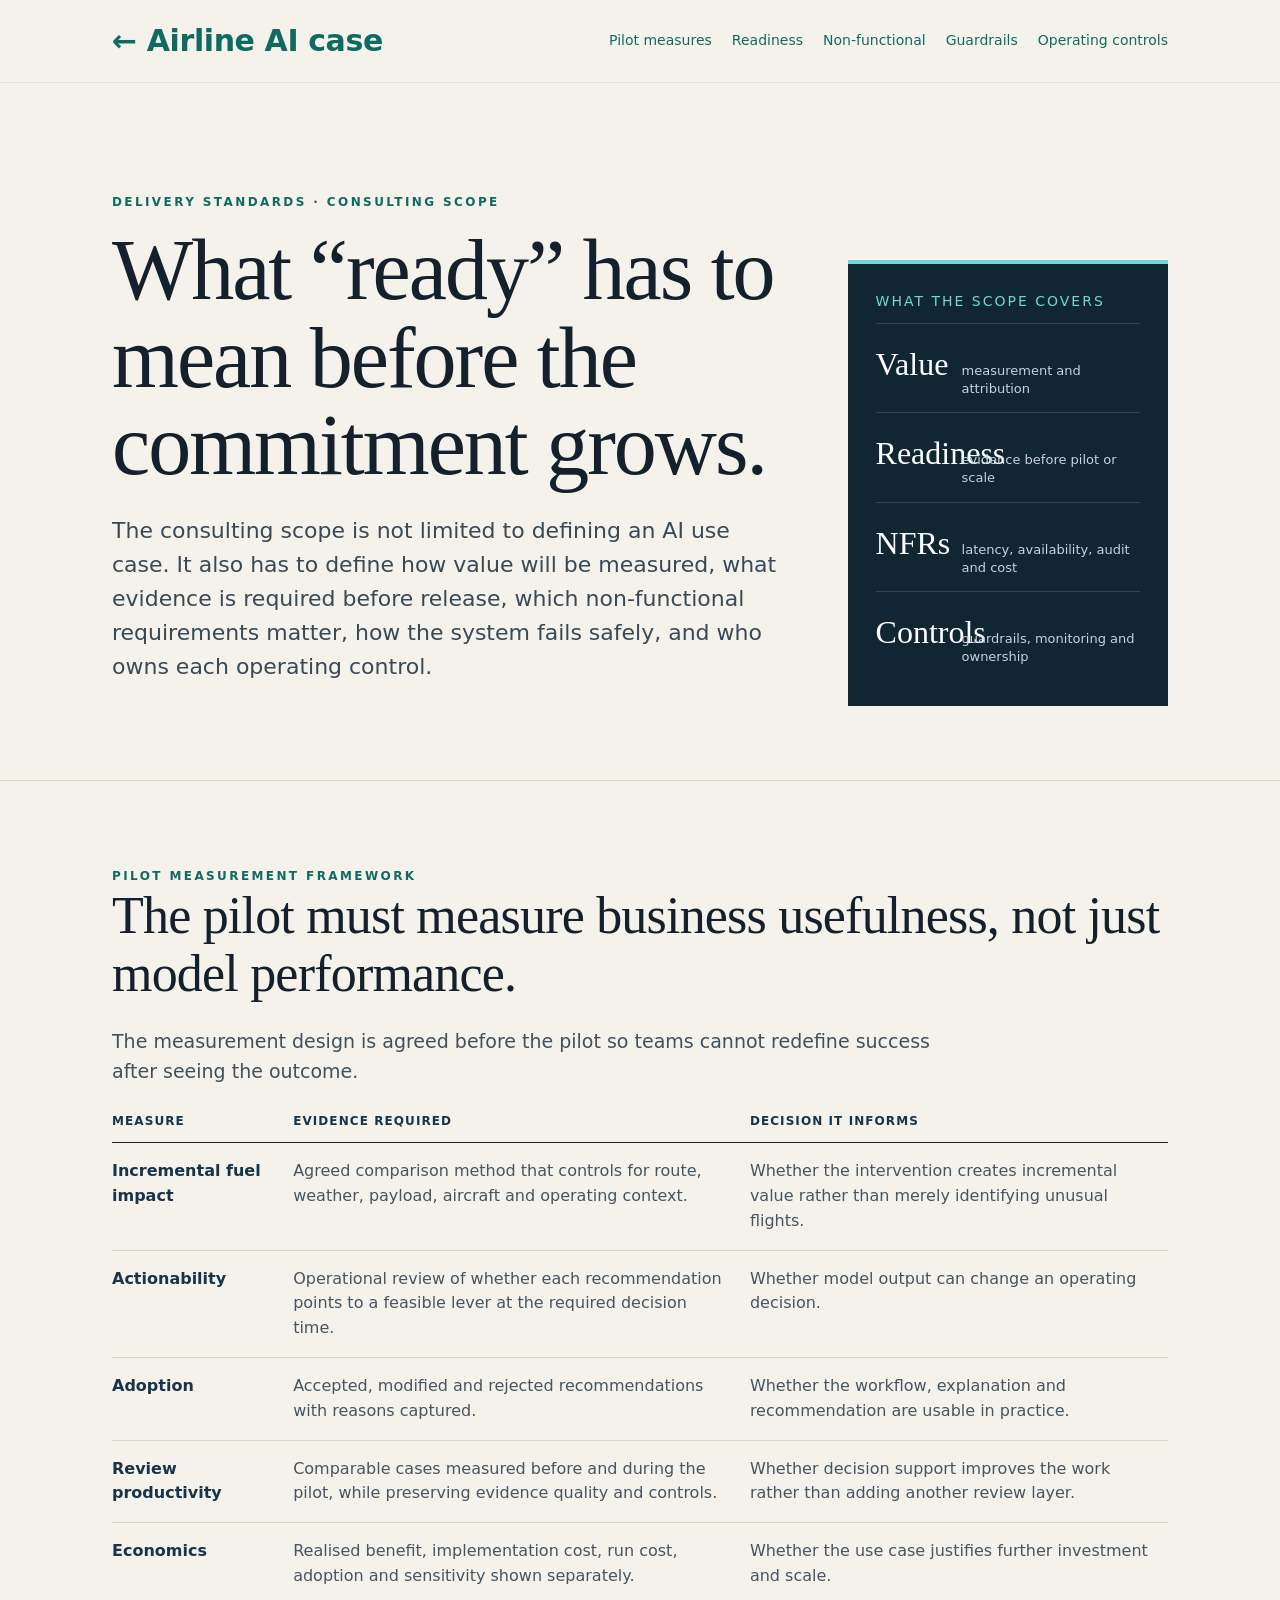
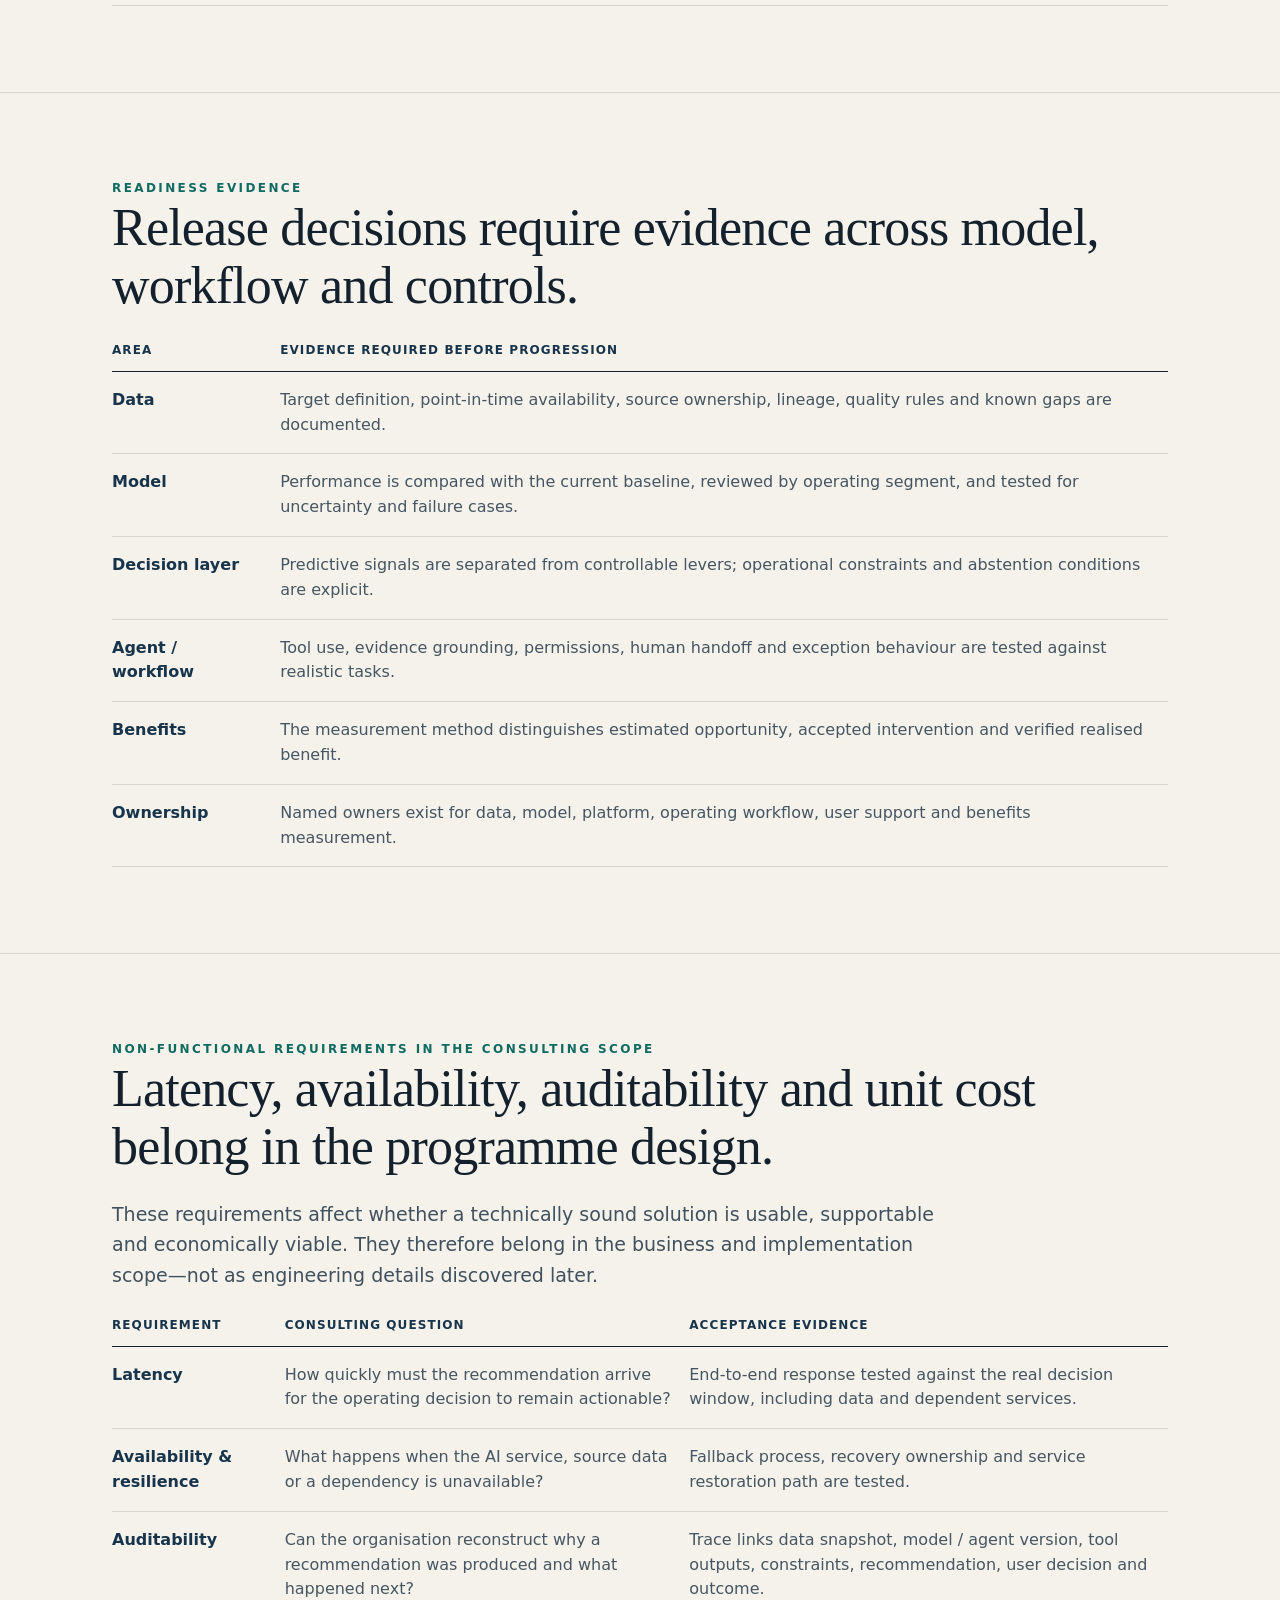
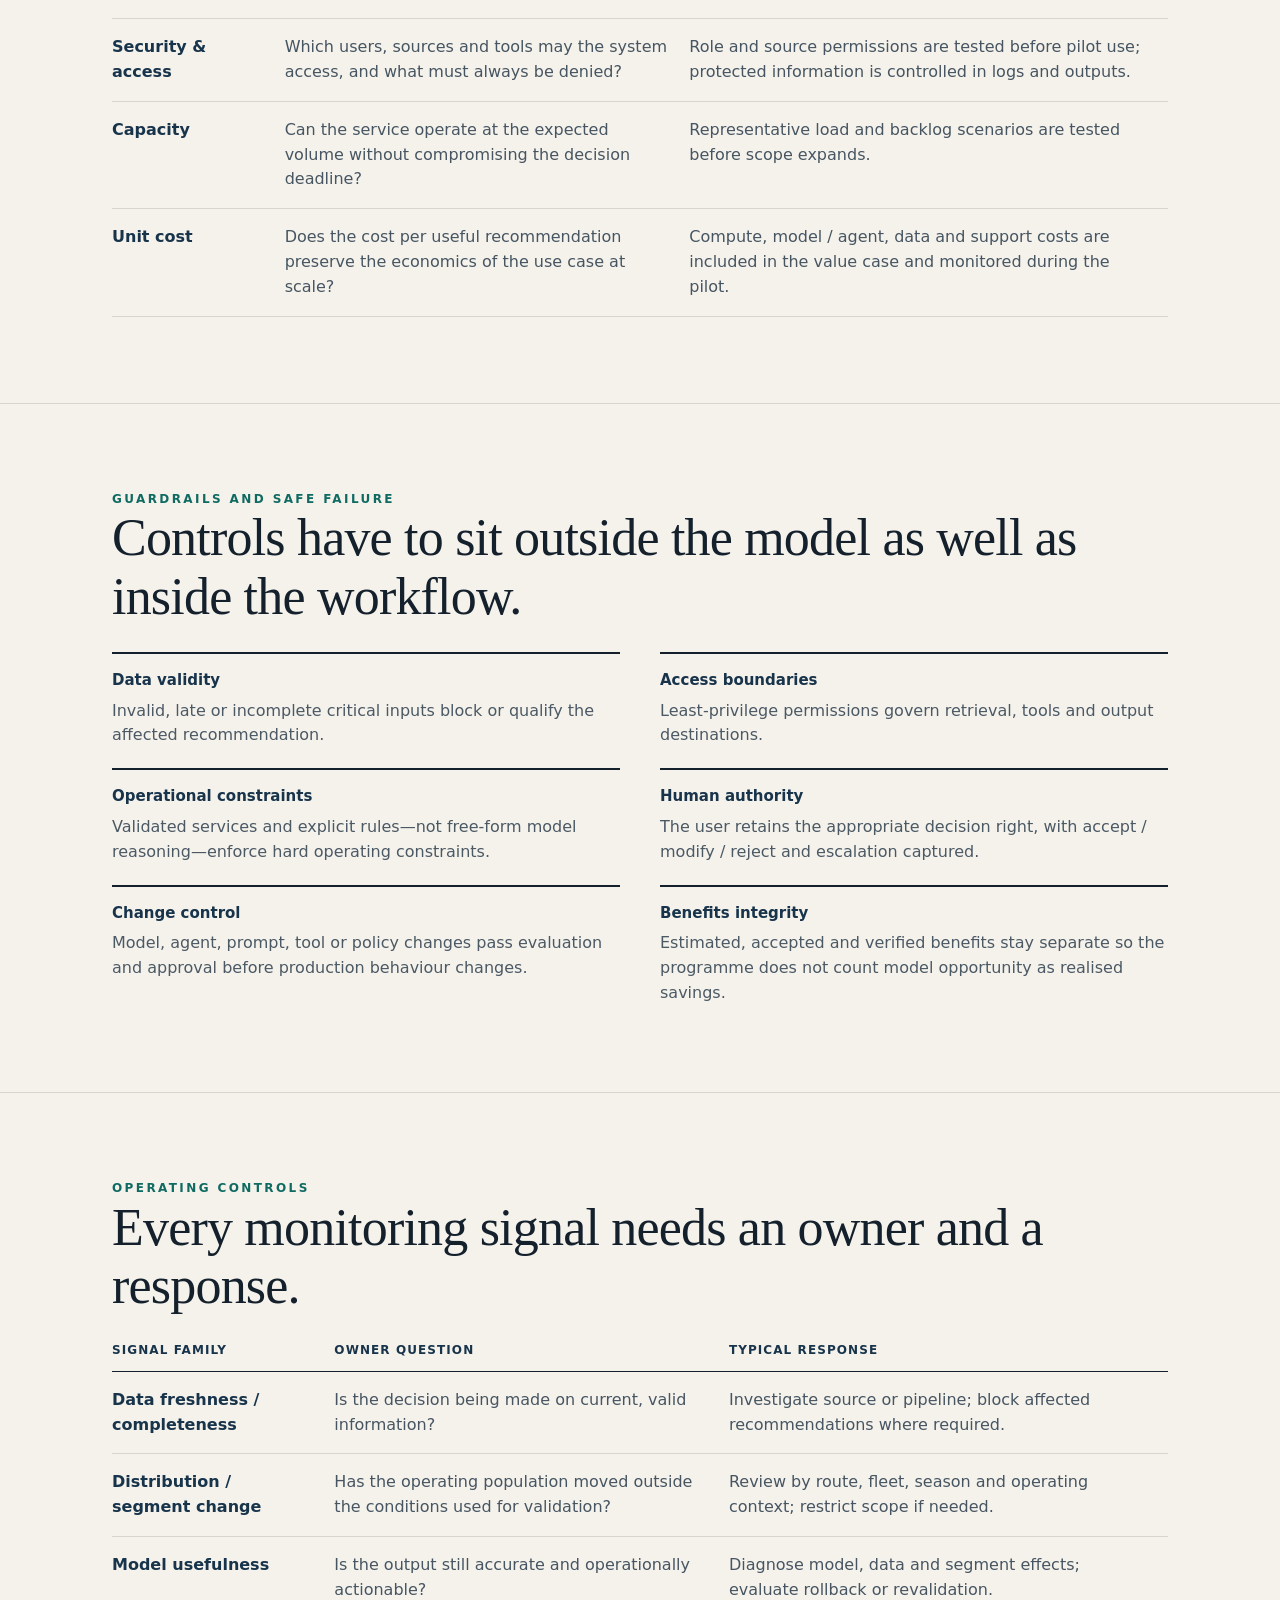
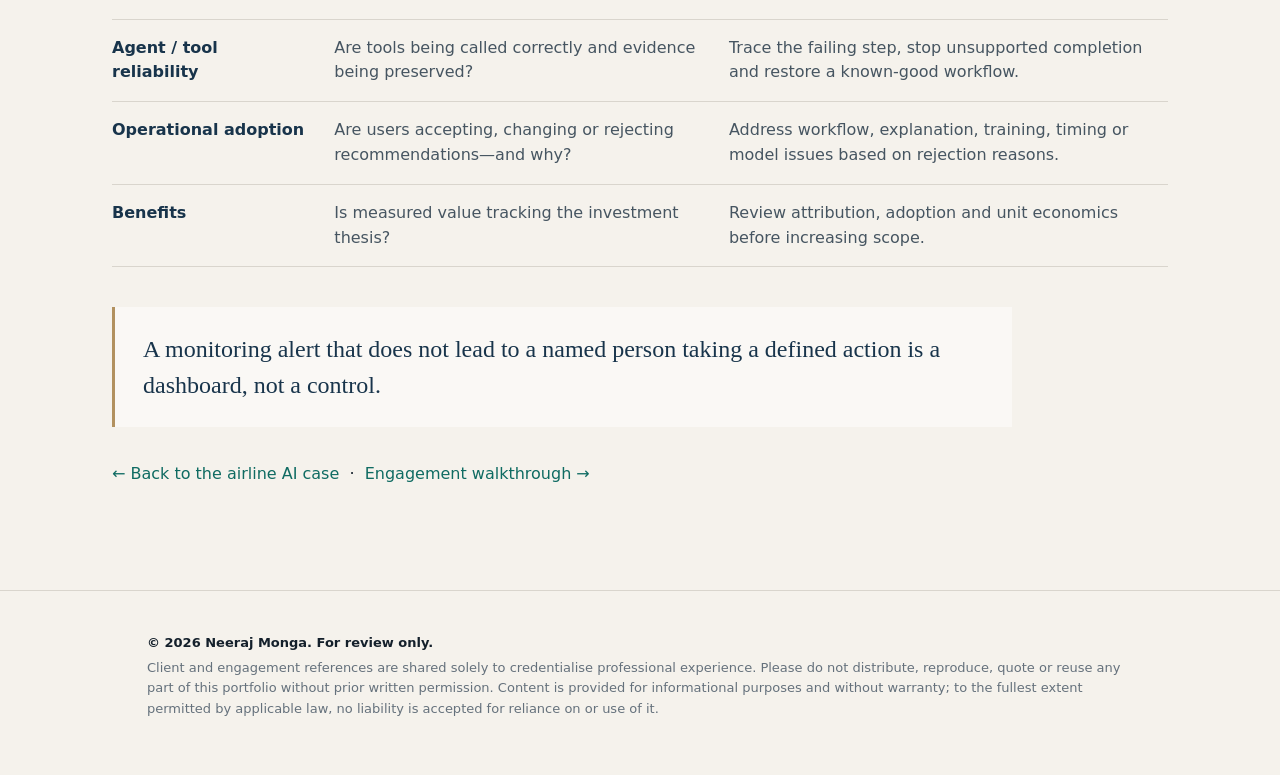
<file: docs/cases/delivery-standards.html>
<!doctype html>
<html>
<head>
<meta charset="utf-8"><meta name="viewport" content="width=device-width,initial-scale=1">
<title>Delivery standards for an airline AI programme | Neeraj Monga</title>
<meta name="description" content="Consulting scope for pilot measurement, model readiness, non-functional requirements, guardrails and operating controls in an airline AI programme.">
<link rel="stylesheet" href="../styles.css">
</head>
<body>

<nav><div class="wrap">
  <div class="brand"><a href="aviation-ai.html">← Airline AI case</a></div>
  <div class="navlinks">
    <a href="#kpis">Pilot measures</a>
    <a href="#release">Readiness</a>
    <a href="#nfr">Non-functional</a>
    <a href="#guardrails">Guardrails</a>
    <a href="#observability">Operating controls</a>
  </div>
</div></nav>

<header class="hero inside-hero">
  <div class="wrap hero-grid">
    <div>
      <div class="eyebrow">Delivery standards · consulting scope</div>
      <h1>What “ready” has to mean before the commitment grows.</h1>
      <p class="lead">The consulting scope is not limited to defining an AI use case. It also has to define how value will be measured, what evidence is required before release, which non-functional requirements matter, how the system fails safely, and who owns each operating control.</p>
    </div>
    <aside class="case-outcome-panel">
      <div class="kicker">What the scope covers</div>
      <div class="outcome-mini"><strong>Value</strong><span>measurement and attribution</span></div>
      <div class="outcome-mini"><strong>Readiness</strong><span>evidence before pilot or scale</span></div>
      <div class="outcome-mini"><strong>NFRs</strong><span>latency, availability, audit and cost</span></div>
      <div class="outcome-mini"><strong>Controls</strong><span>guardrails, monitoring and ownership</span></div>
    </aside>
  </div>
</header>

<section id="kpis">
<div class="wrap">
  <div class="eyebrow">Pilot measurement framework</div>
  <h2>The pilot must measure business usefulness, not just model performance.</h2>
  <p class="standfirst">The measurement design is agreed before the pilot so teams cannot redefine success after seeing the outcome.</p>

  <table class="tbl">
    <thead><tr><th>Measure</th><th>Evidence required</th><th>Decision it informs</th></tr></thead>
    <tbody>
      <tr><td>Incremental fuel impact</td><td>Agreed comparison method that controls for route, weather, payload, aircraft and operating context.</td><td>Whether the intervention creates incremental value rather than merely identifying unusual flights.</td></tr>
      <tr><td>Actionability</td><td>Operational review of whether each recommendation points to a feasible lever at the required decision time.</td><td>Whether model output can change an operating decision.</td></tr>
      <tr><td>Adoption</td><td>Accepted, modified and rejected recommendations with reasons captured.</td><td>Whether the workflow, explanation and recommendation are usable in practice.</td></tr>
      <tr><td>Review productivity</td><td>Comparable cases measured before and during the pilot, while preserving evidence quality and controls.</td><td>Whether decision support improves the work rather than adding another review layer.</td></tr>
      <tr><td>Economics</td><td>Realised benefit, implementation cost, run cost, adoption and sensitivity shown separately.</td><td>Whether the use case justifies further investment and scale.</td></tr>
    </tbody>
  </table>
</div>
</section>

<section id="release">
<div class="wrap">
  <div class="eyebrow">Readiness evidence</div>
  <h2>Release decisions require evidence across model, workflow and controls.</h2>
  <table class="tbl">
    <thead><tr><th>Area</th><th>Evidence required before progression</th></tr></thead>
    <tbody>
      <tr><td>Data</td><td>Target definition, point-in-time availability, source ownership, lineage, quality rules and known gaps are documented.</td></tr>
      <tr><td>Model</td><td>Performance is compared with the current baseline, reviewed by operating segment, and tested for uncertainty and failure cases.</td></tr>
      <tr><td>Decision layer</td><td>Predictive signals are separated from controllable levers; operational constraints and abstention conditions are explicit.</td></tr>
      <tr><td>Agent / workflow</td><td>Tool use, evidence grounding, permissions, human handoff and exception behaviour are tested against realistic tasks.</td></tr>
      <tr><td>Benefits</td><td>The measurement method distinguishes estimated opportunity, accepted intervention and verified realised benefit.</td></tr>
      <tr><td>Ownership</td><td>Named owners exist for data, model, platform, operating workflow, user support and benefits measurement.</td></tr>
    </tbody>
  </table>
</div>
</section>

<section id="nfr">
<div class="wrap">
  <div class="eyebrow">Non-functional requirements in the consulting scope</div>
  <h2>Latency, availability, auditability and unit cost belong in the programme design.</h2>
  <p class="standfirst">These requirements affect whether a technically sound solution is usable, supportable and economically viable. They therefore belong in the business and implementation scope—not as engineering details discovered later.</p>

  <table class="tbl">
    <thead><tr><th>Requirement</th><th>Consulting question</th><th>Acceptance evidence</th></tr></thead>
    <tbody>
      <tr><td>Latency</td><td>How quickly must the recommendation arrive for the operating decision to remain actionable?</td><td>End-to-end response tested against the real decision window, including data and dependent services.</td></tr>
      <tr><td>Availability & resilience</td><td>What happens when the AI service, source data or a dependency is unavailable?</td><td>Fallback process, recovery ownership and service restoration path are tested.</td></tr>
      <tr><td>Auditability</td><td>Can the organisation reconstruct why a recommendation was produced and what happened next?</td><td>Trace links data snapshot, model / agent version, tool outputs, constraints, recommendation, user decision and outcome.</td></tr>
      <tr><td>Security & access</td><td>Which users, sources and tools may the system access, and what must always be denied?</td><td>Role and source permissions are tested before pilot use; protected information is controlled in logs and outputs.</td></tr>
      <tr><td>Capacity</td><td>Can the service operate at the expected volume without compromising the decision deadline?</td><td>Representative load and backlog scenarios are tested before scope expands.</td></tr>
      <tr><td>Unit cost</td><td>Does the cost per useful recommendation preserve the economics of the use case at scale?</td><td>Compute, model / agent, data and support costs are included in the value case and monitored during the pilot.</td></tr>
    </tbody>
  </table>
</div>
</section>

<section id="guardrails">
<div class="wrap">
  <div class="eyebrow">Guardrails and safe failure</div>
  <h2>Controls have to sit outside the model as well as inside the workflow.</h2>
  <div class="points">
    <div><h4>Data validity</h4><p>Invalid, late or incomplete critical inputs block or qualify the affected recommendation.</p></div>
    <div><h4>Access boundaries</h4><p>Least-privilege permissions govern retrieval, tools and output destinations.</p></div>
    <div><h4>Operational constraints</h4><p>Validated services and explicit rules—not free-form model reasoning—enforce hard operating constraints.</p></div>
    <div><h4>Human authority</h4><p>The user retains the appropriate decision right, with accept / modify / reject and escalation captured.</p></div>
    <div><h4>Change control</h4><p>Model, agent, prompt, tool or policy changes pass evaluation and approval before production behaviour changes.</p></div>
    <div><h4>Benefits integrity</h4><p>Estimated, accepted and verified benefits stay separate so the programme does not count model opportunity as realised savings.</p></div>
  </div>
</div>
</section>

<section id="observability">
<div class="wrap">
  <div class="eyebrow">Operating controls</div>
  <h2>Every monitoring signal needs an owner and a response.</h2>
  <table class="tbl">
    <thead><tr><th>Signal family</th><th>Owner question</th><th>Typical response</th></tr></thead>
    <tbody>
      <tr><td>Data freshness / completeness</td><td>Is the decision being made on current, valid information?</td><td>Investigate source or pipeline; block affected recommendations where required.</td></tr>
      <tr><td>Distribution / segment change</td><td>Has the operating population moved outside the conditions used for validation?</td><td>Review by route, fleet, season and operating context; restrict scope if needed.</td></tr>
      <tr><td>Model usefulness</td><td>Is the output still accurate and operationally actionable?</td><td>Diagnose model, data and segment effects; evaluate rollback or revalidation.</td></tr>
      <tr><td>Agent / tool reliability</td><td>Are tools being called correctly and evidence being preserved?</td><td>Trace the failing step, stop unsupported completion and restore a known-good workflow.</td></tr>
      <tr><td>Operational adoption</td><td>Are users accepting, changing or rejecting recommendations—and why?</td><td>Address workflow, explanation, training, timing or model issues based on rejection reasons.</td></tr>
      <tr><td>Benefits</td><td>Is measured value tracking the investment thesis?</td><td>Review attribution, adoption and unit economics before increasing scope.</td></tr>
    </tbody>
  </table>

  <div class="case-reflection" style="margin-top:40px">A monitoring alert that does not lead to a named person taking a defined action is a dashboard, not a control.</div>
  <p style="margin-top:34px"><a href="aviation-ai.html">← Back to the airline AI case</a> &nbsp;·&nbsp; <a href="inside-the-airline-engagement.html">Engagement walkthrough →</a></p>
</div>
</section>

<footer><div class="wrap portfolio-legal">
      <strong>© 2026 Neeraj Monga. For review only.</strong>
      Client and engagement references are shared solely to credentialise professional experience. Please do not distribute, reproduce, quote or reuse any part of this portfolio without prior written permission. Content is provided for informational purposes and without warranty; to the fullest extent permitted by applicable law, no liability is accepted for reliance on or use of it.
    </div></footer>
</body>
</html>
</file>
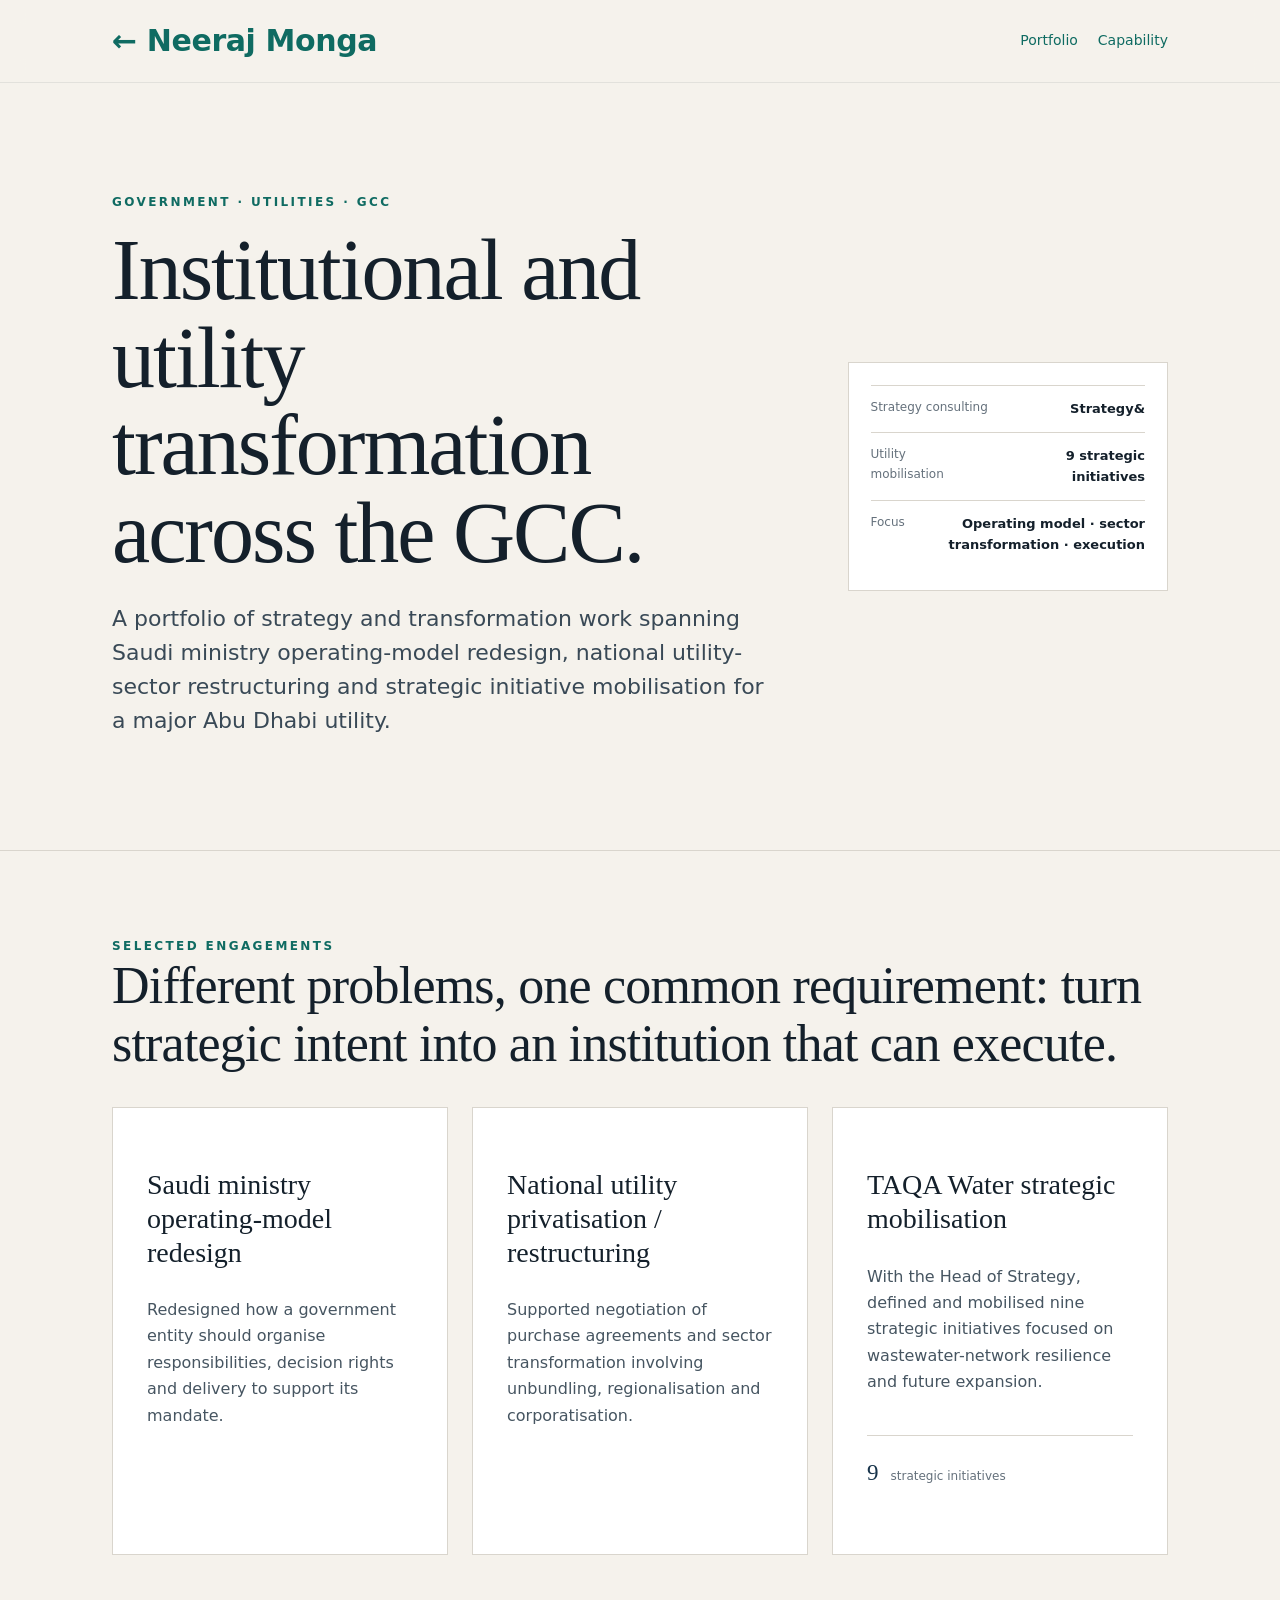
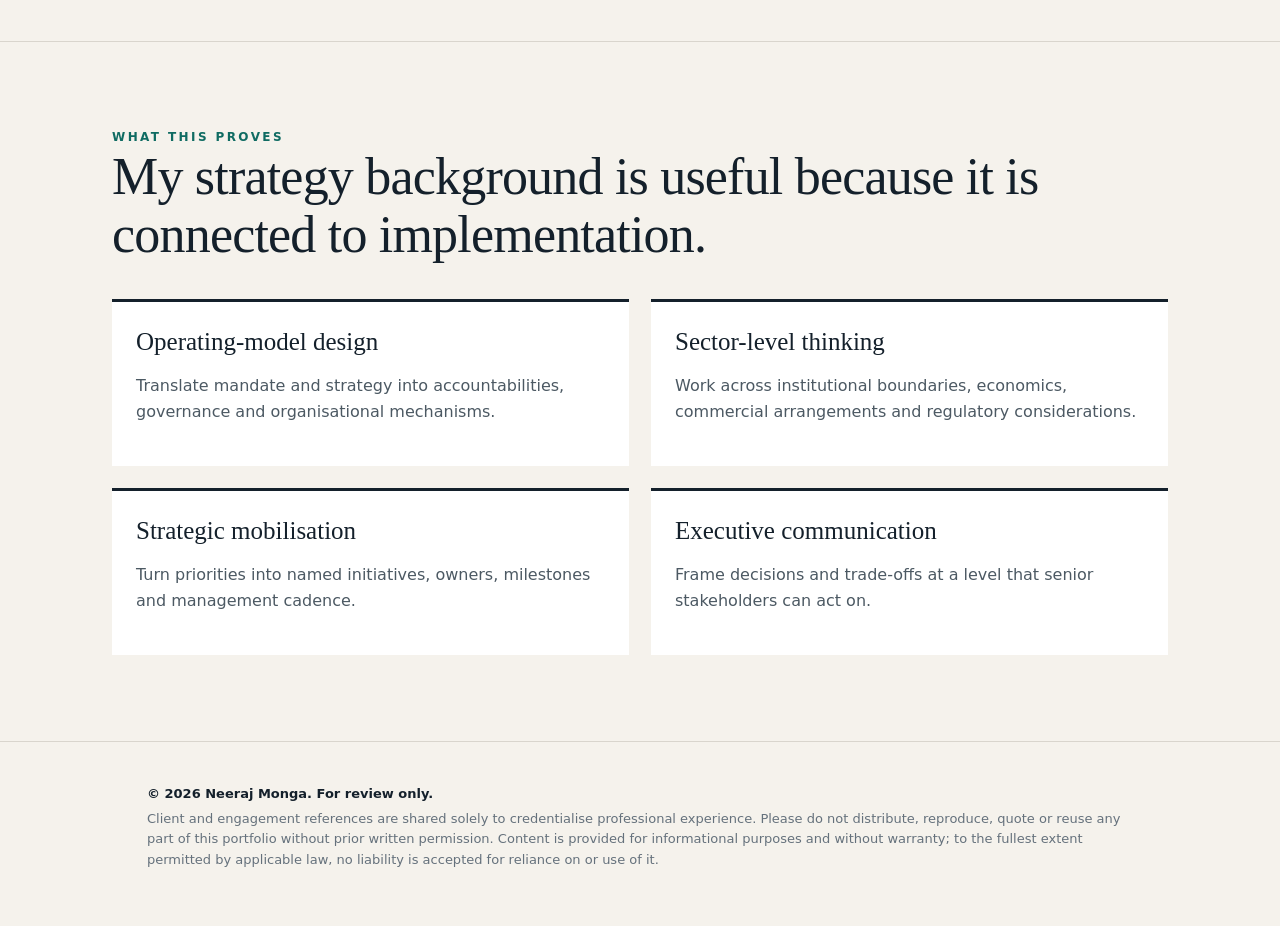
<file: docs/cases/gcc-transformation.html>
<!doctype html>
<html><head><meta charset="utf-8"><meta name="viewport" content="width=device-width,initial-scale=1">
<title>GCC Government & Utility Transformation | Neeraj Monga</title><link rel="stylesheet" href="../styles.css"></head>
<body>
<nav><div class="wrap"><div class="brand"><a href="../index.html">← Neeraj Monga</a></div><div class="navlinks"><a href="#portfolio">Portfolio</a><a href="#capability">Capability</a></div></div></nav>
<header class="hero case-hero"><div class="wrap hero-grid"><div><div class="eyebrow">Government · Utilities · GCC</div><h1>Institutional and utility transformation across the GCC.</h1>
<p class="lead">A portfolio of strategy and transformation work spanning Saudi ministry operating-model redesign, national utility-sector restructuring and strategic initiative mobilisation for a major Abu Dhabi utility.</p></div>
<aside class="case-facts"><div class="case-monogram large">GCC</div><div><span>Strategy consulting</span><strong>Strategy&</strong></div><div><span>Utility mobilisation</span><strong>9 strategic initiatives</strong></div><div><span>Focus</span><strong>Operating model · sector transformation · execution</strong></div></aside></div></header>
<section id="portfolio"><div class="wrap"><div class="eyebrow">Selected engagements</div><h2>Different problems, one common requirement: turn strategic intent into an institution that can execute.</h2>
<div class="case-grid compact">
<div class="case-card static"><h3>Saudi ministry operating-model redesign</h3><p>Redesigned how a government entity should organise responsibilities, decision rights and delivery to support its mandate.</p></div>
<div class="case-card static"><h3>National utility privatisation / restructuring</h3><p>Supported negotiation of purchase agreements and sector transformation involving unbundling, regionalisation and corporatisation.</p></div>
<div class="case-card static"><h3>TAQA Water strategic mobilisation</h3><p>With the Head of Strategy, defined and mobilised nine strategic initiatives focused on wastewater-network resilience and future expansion.</p><div class="case-proof"><strong>9</strong><span>strategic initiatives</span></div></div>
</div></div></section>
<section id="capability"><div class="wrap"><div class="eyebrow">What this proves</div><h2>My strategy background is useful because it is connected to implementation.</h2>
<div class="proof-grid">
<div class="proof-card"><h3>Operating-model design</h3><p>Translate mandate and strategy into accountabilities, governance and organisational mechanisms.</p></div>
<div class="proof-card"><h3>Sector-level thinking</h3><p>Work across institutional boundaries, economics, commercial arrangements and regulatory considerations.</p></div>
<div class="proof-card"><h3>Strategic mobilisation</h3><p>Turn priorities into named initiatives, owners, milestones and management cadence.</p></div>
<div class="proof-card"><h3>Executive communication</h3><p>Frame decisions and trade-offs at a level that senior stakeholders can act on.</p></div>
</div></div></section>
<footer><div class="wrap portfolio-legal">
      <strong>© 2026 Neeraj Monga. For review only.</strong>
      Client and engagement references are shared solely to credentialise professional experience. Please do not distribute, reproduce, quote or reuse any part of this portfolio without prior written permission. Content is provided for informational purposes and without warranty; to the fullest extent permitted by applicable law, no liability is accepted for reliance on or use of it.
    </div></footer>
</body></html>
</file>
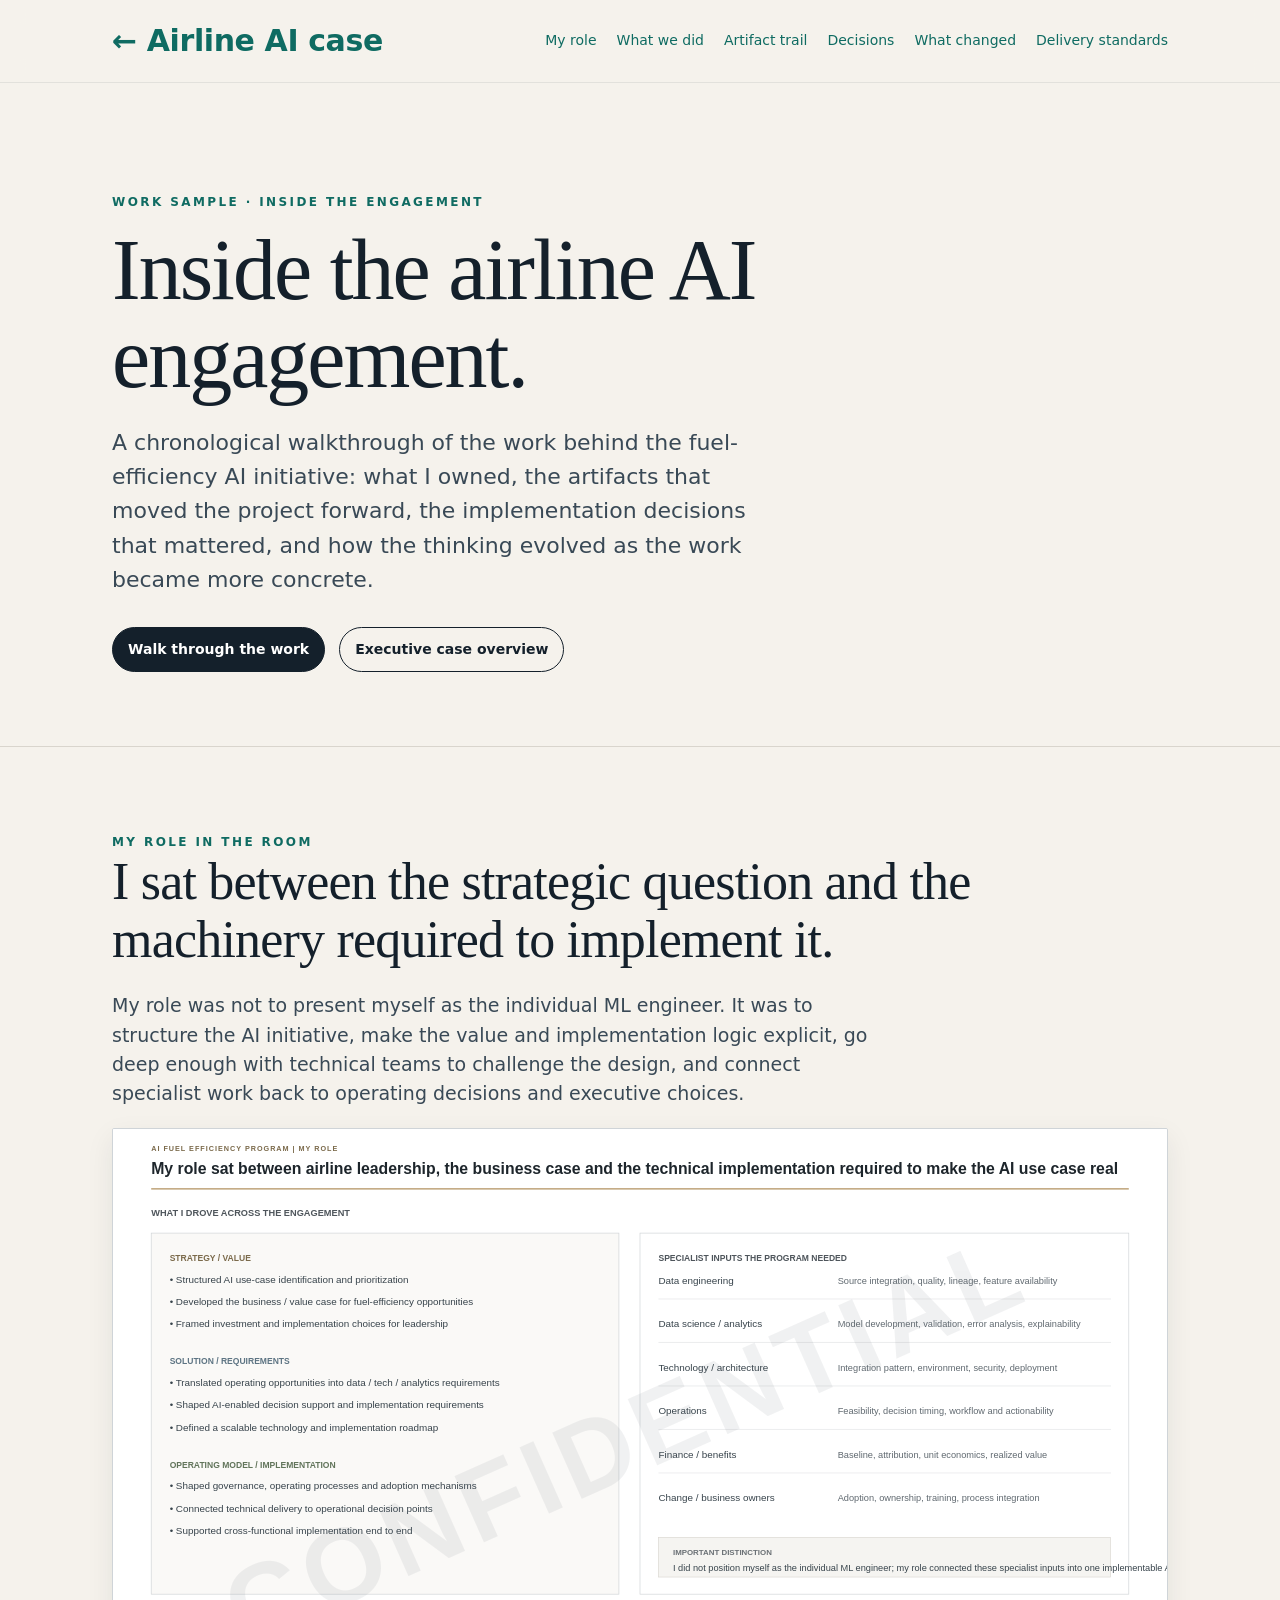
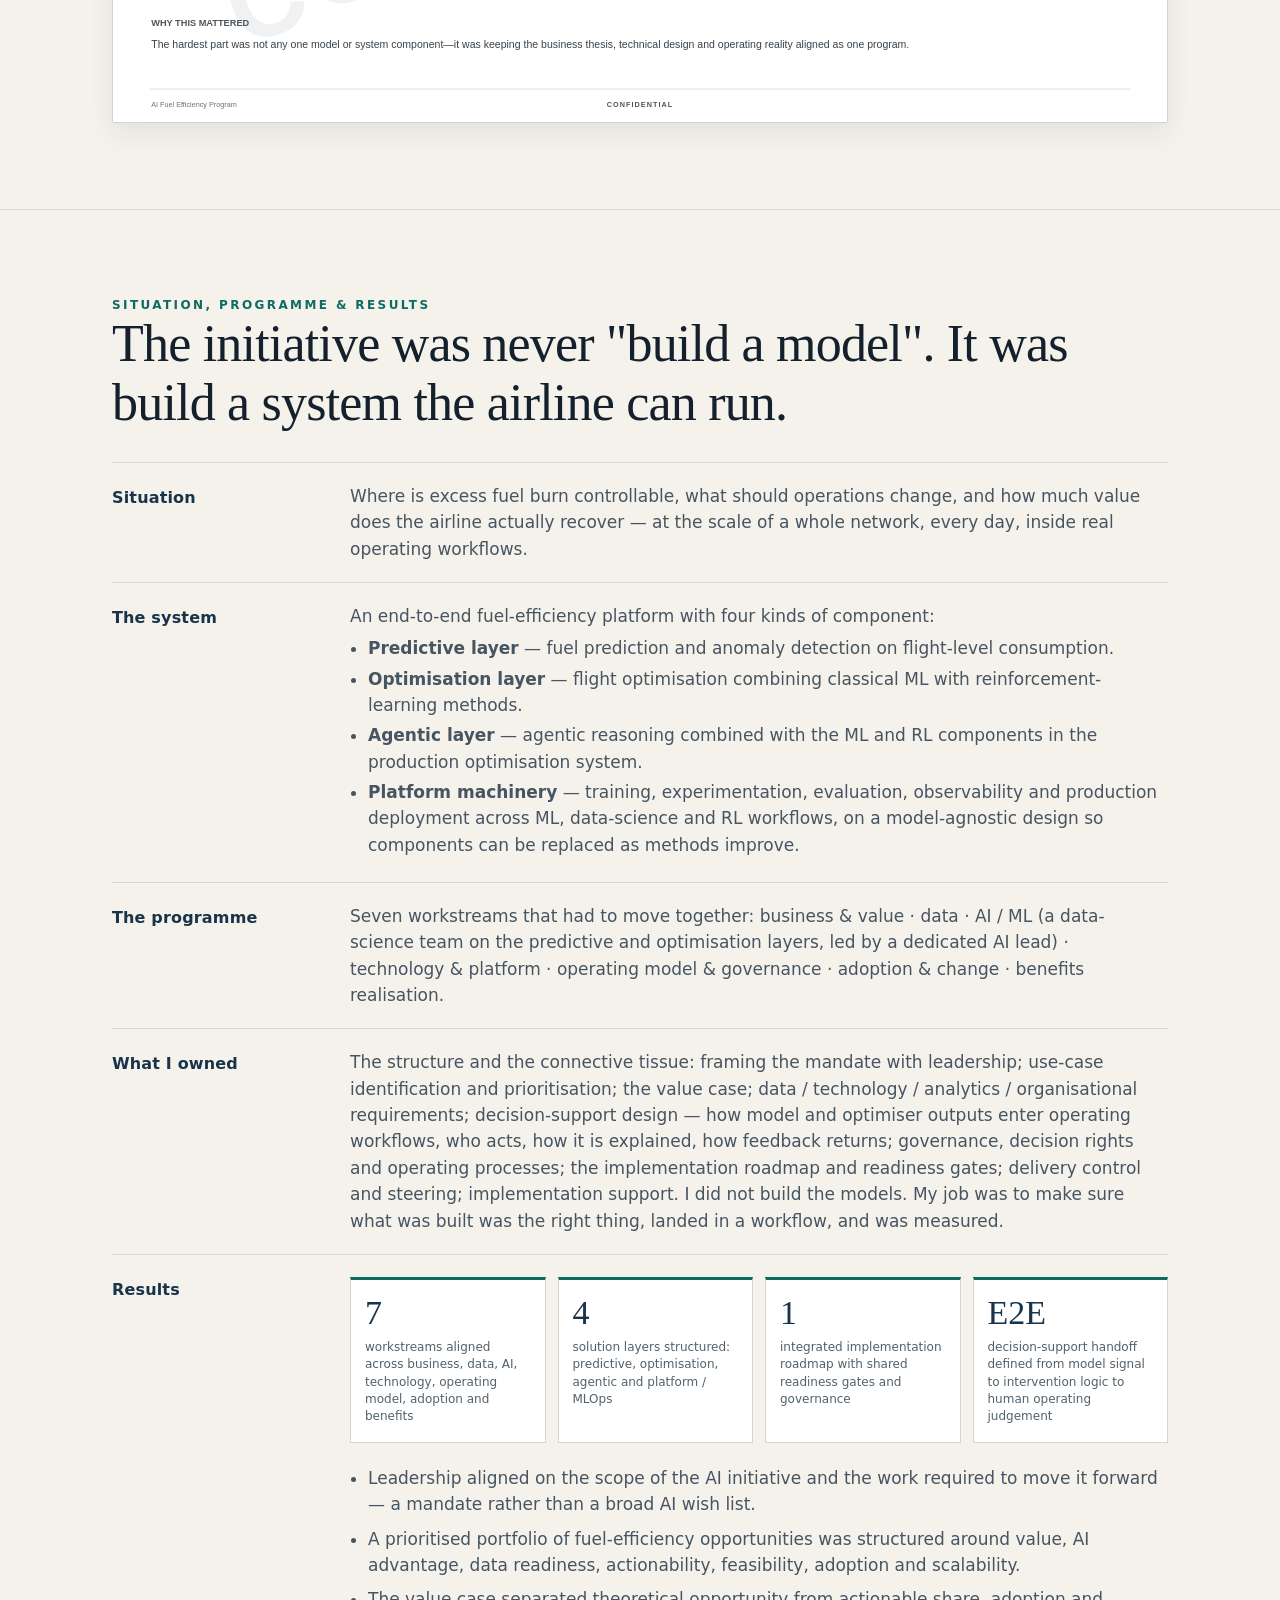
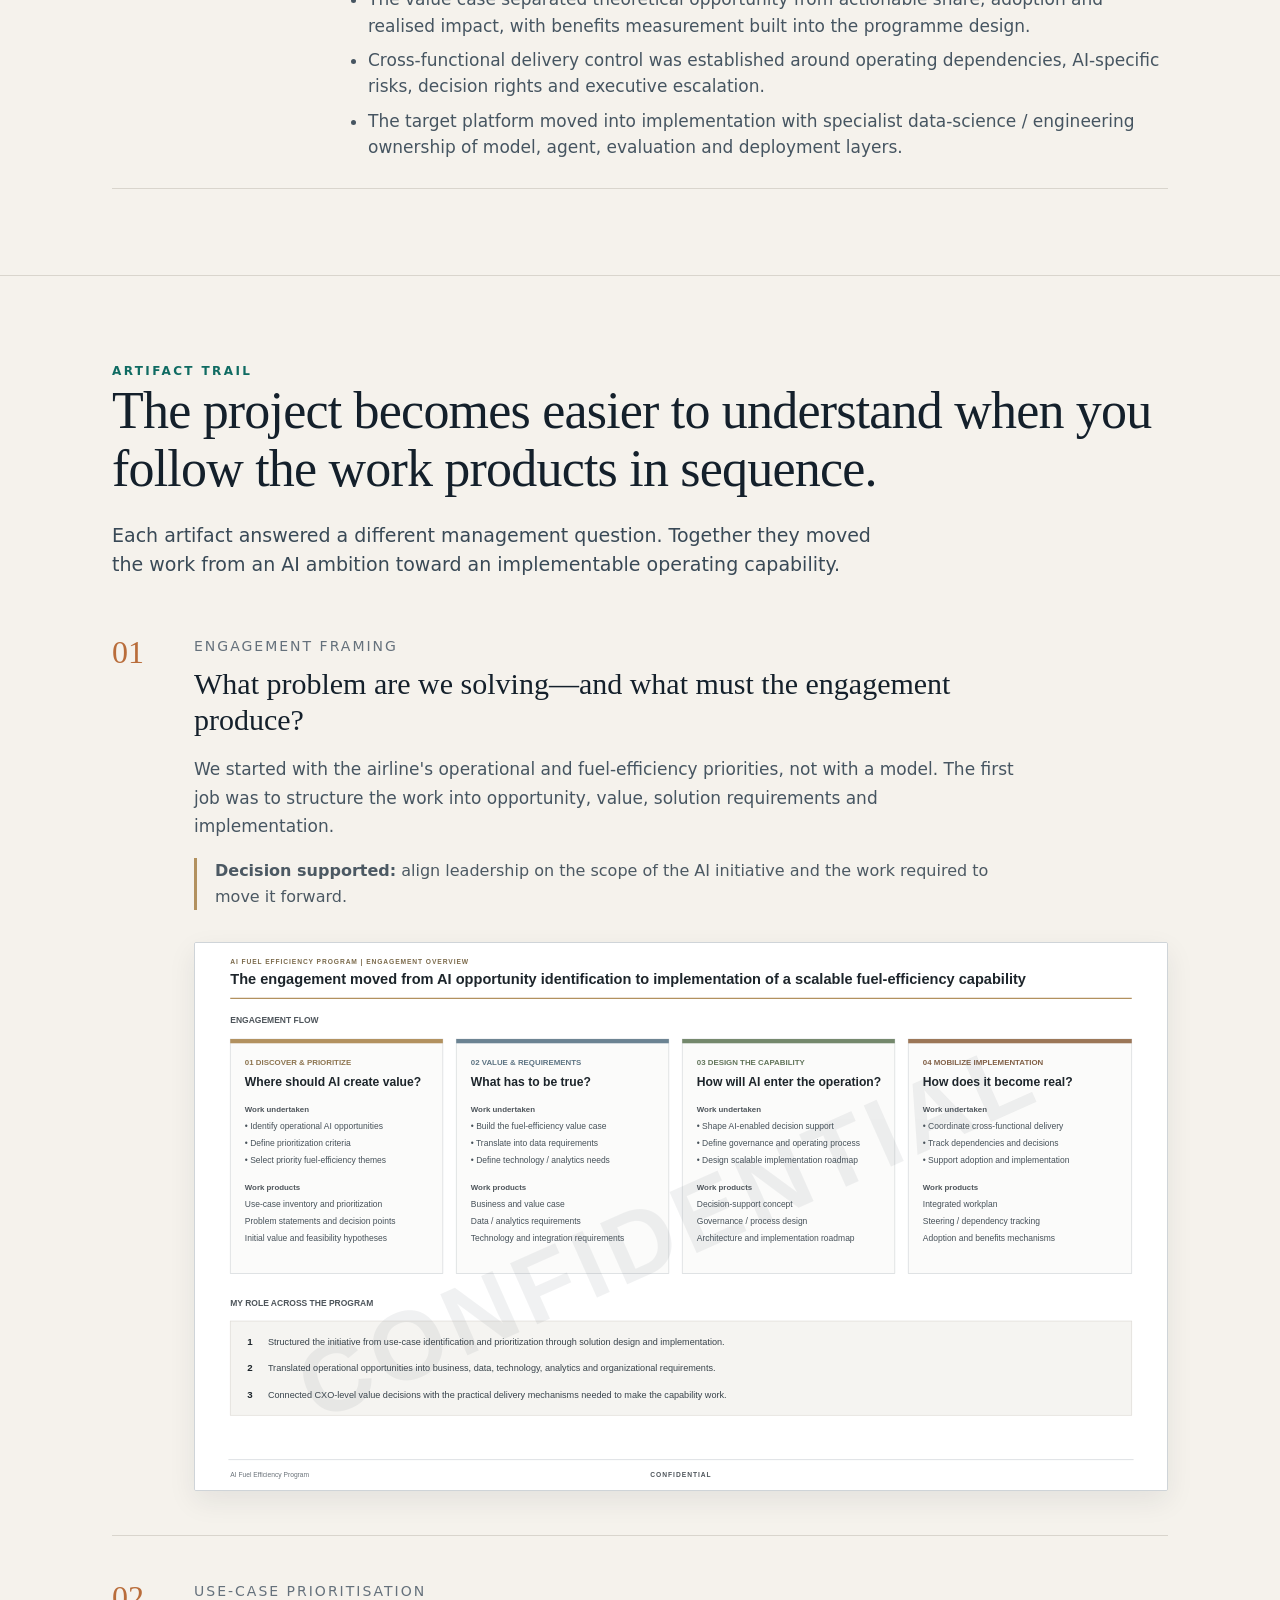
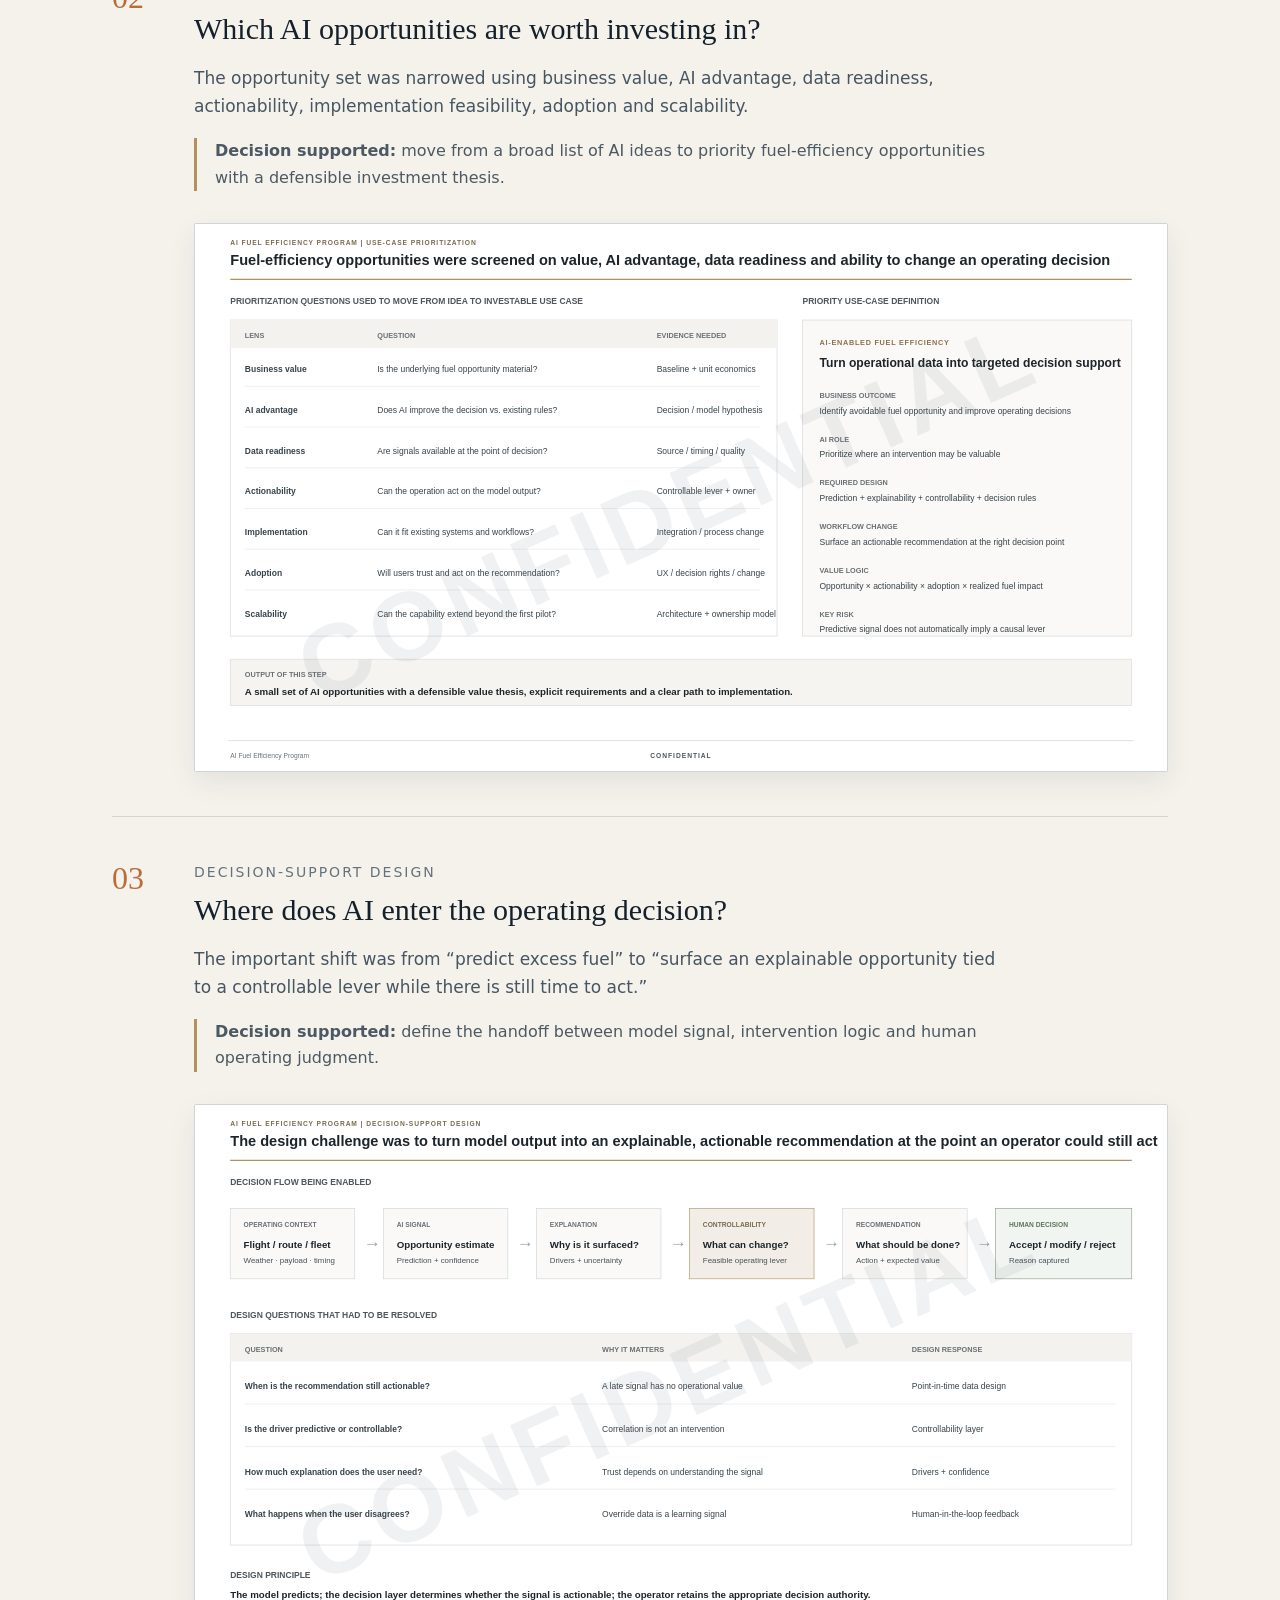
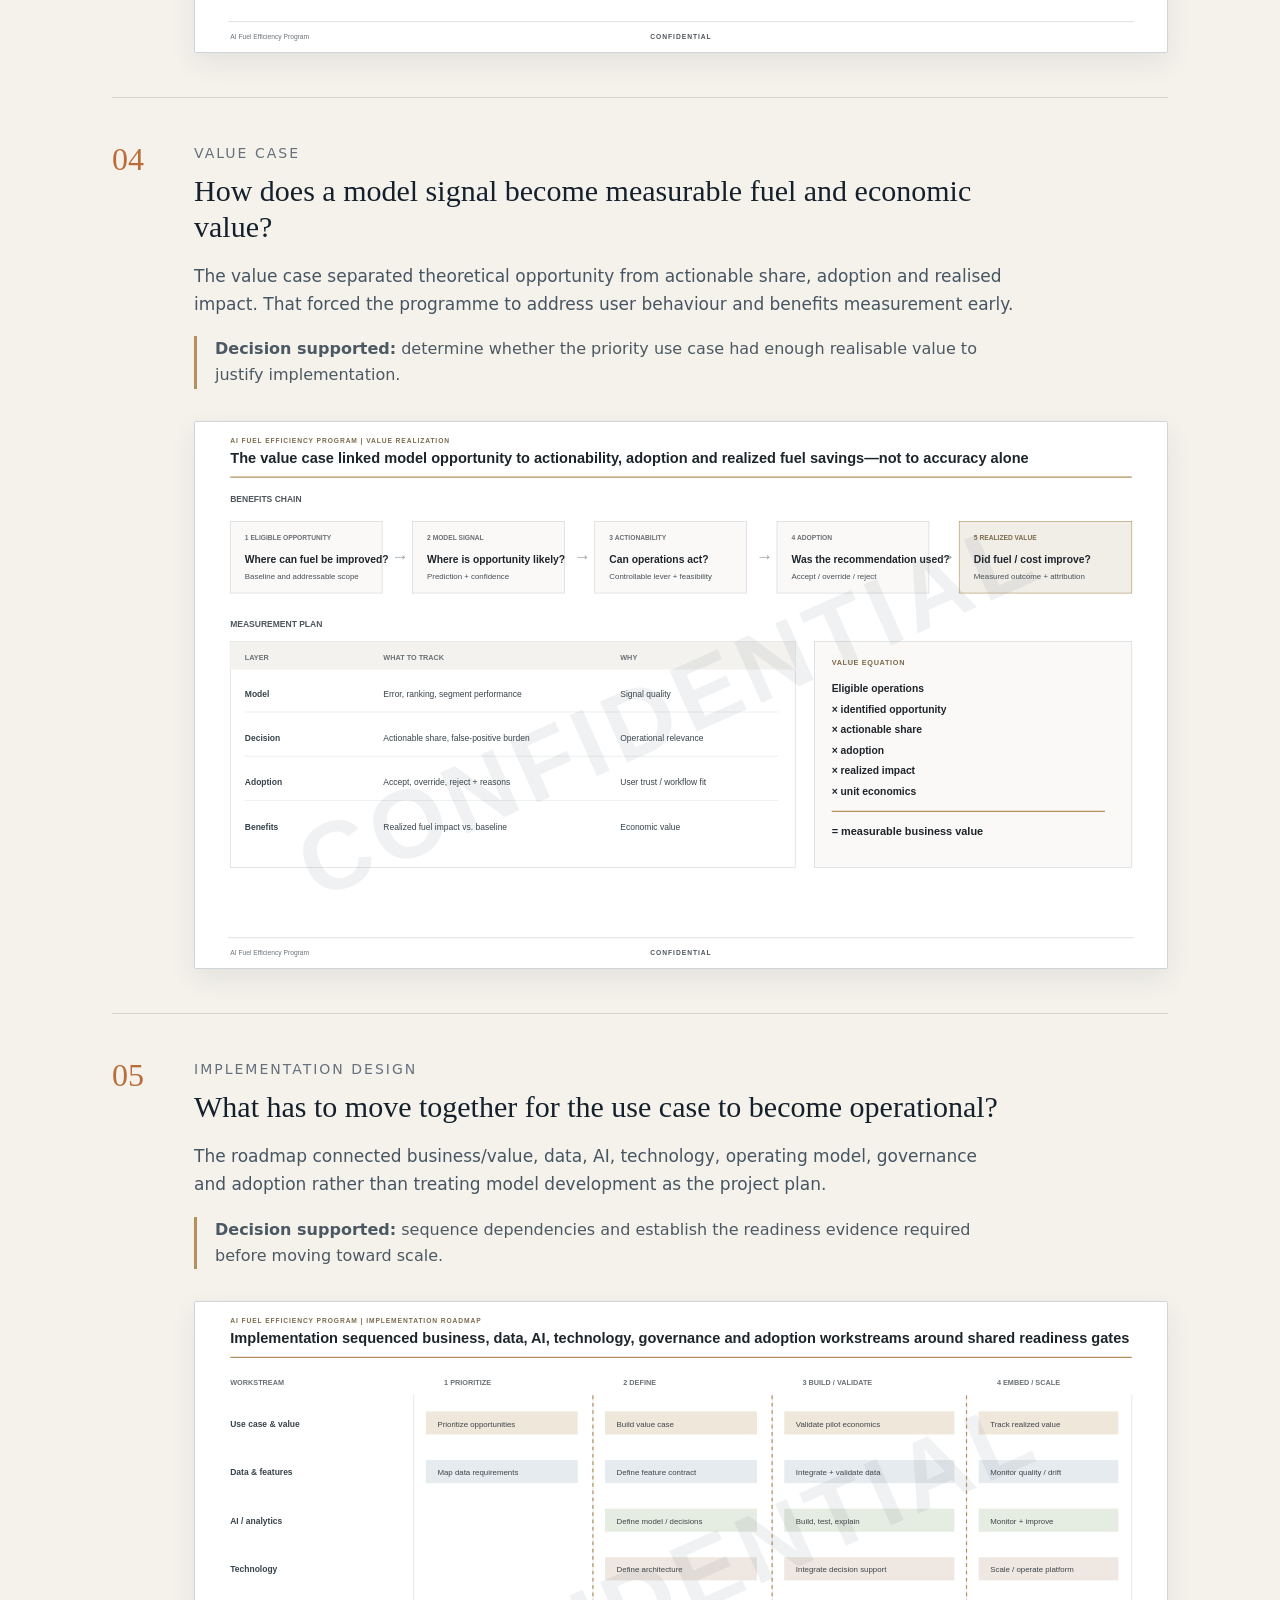
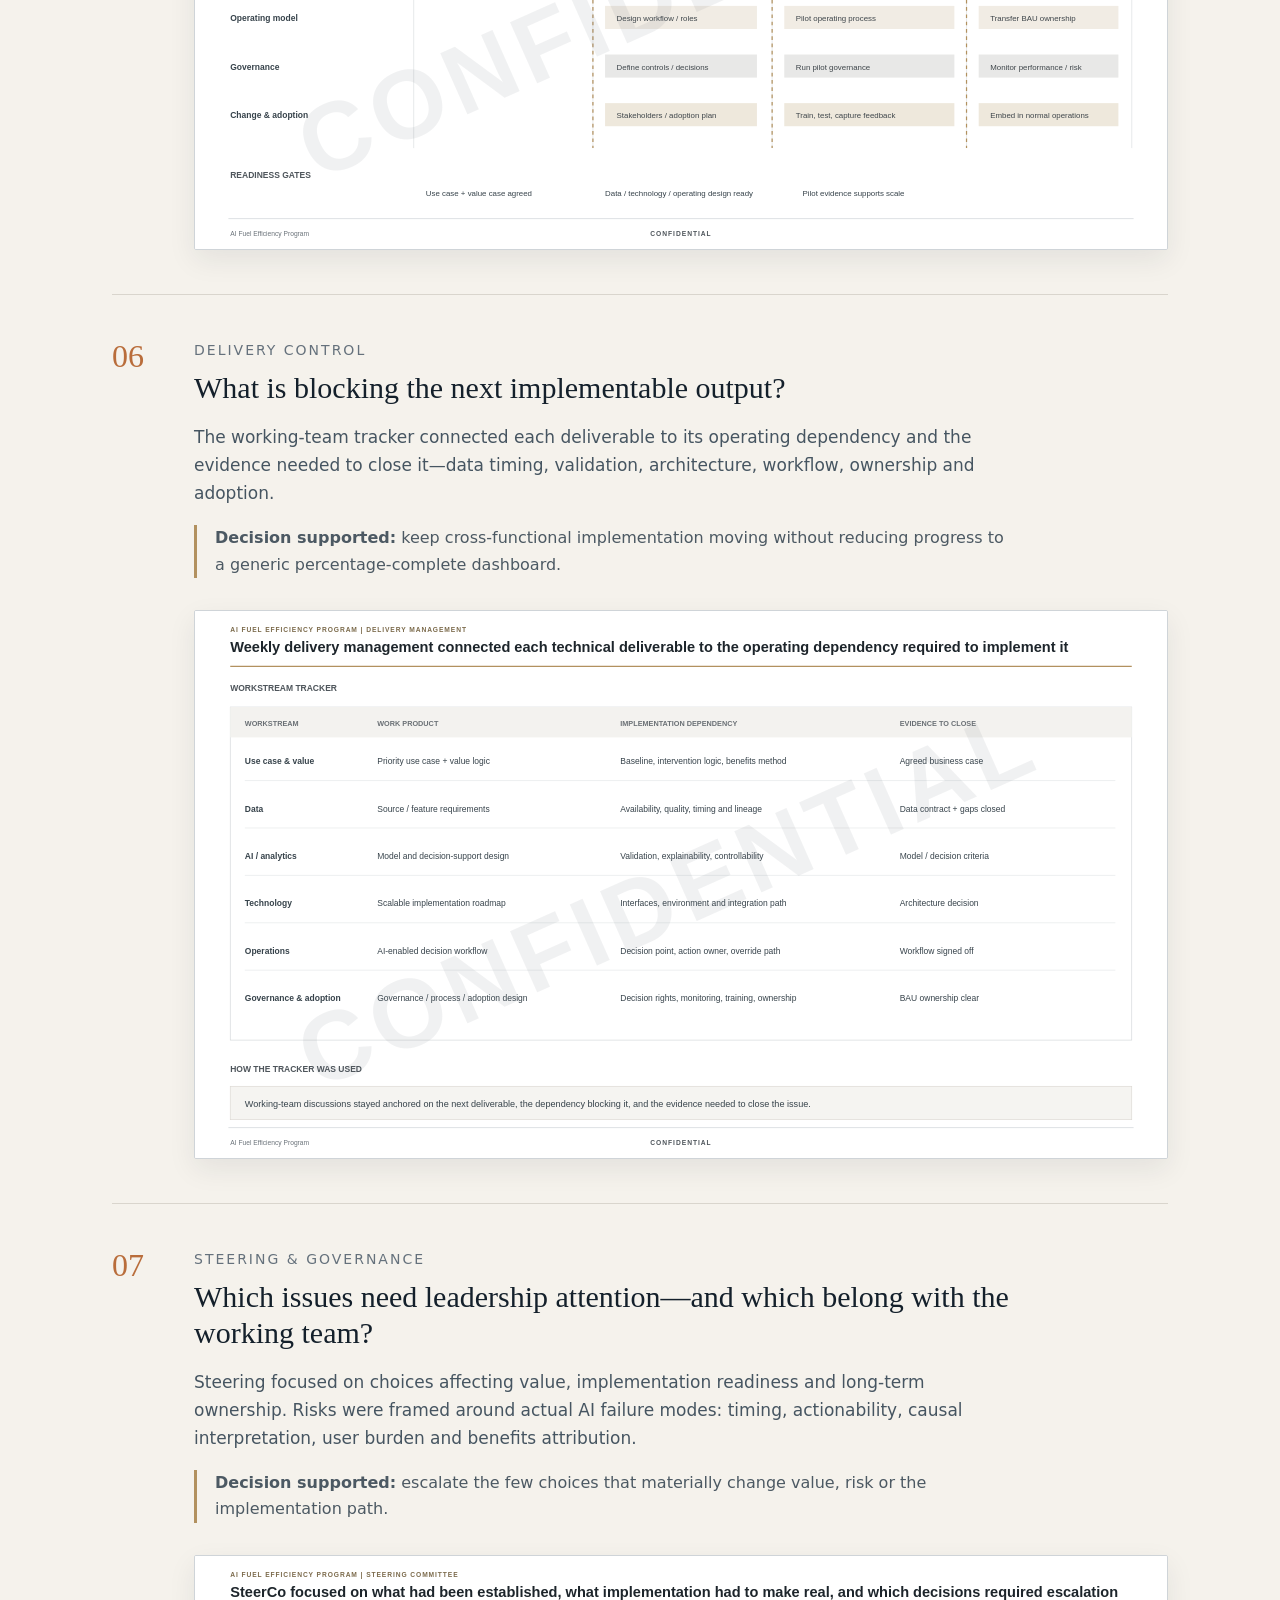
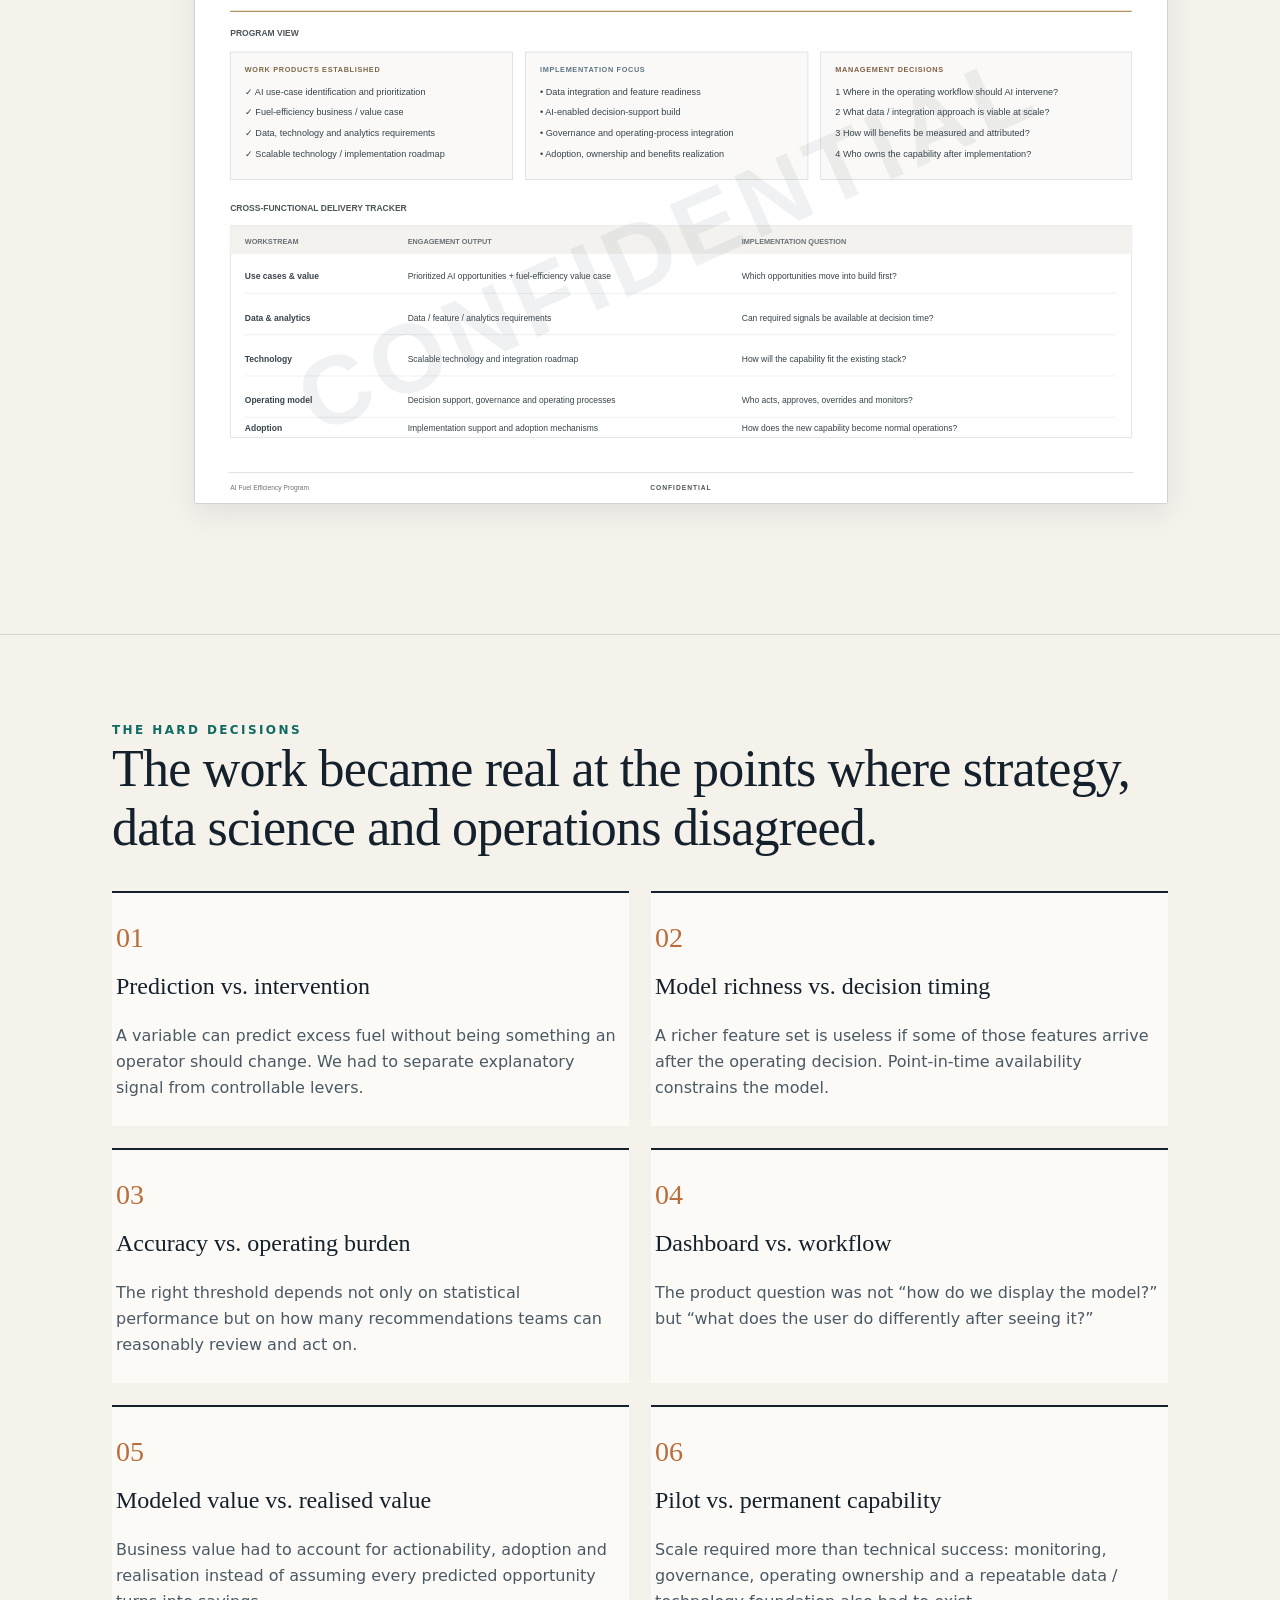
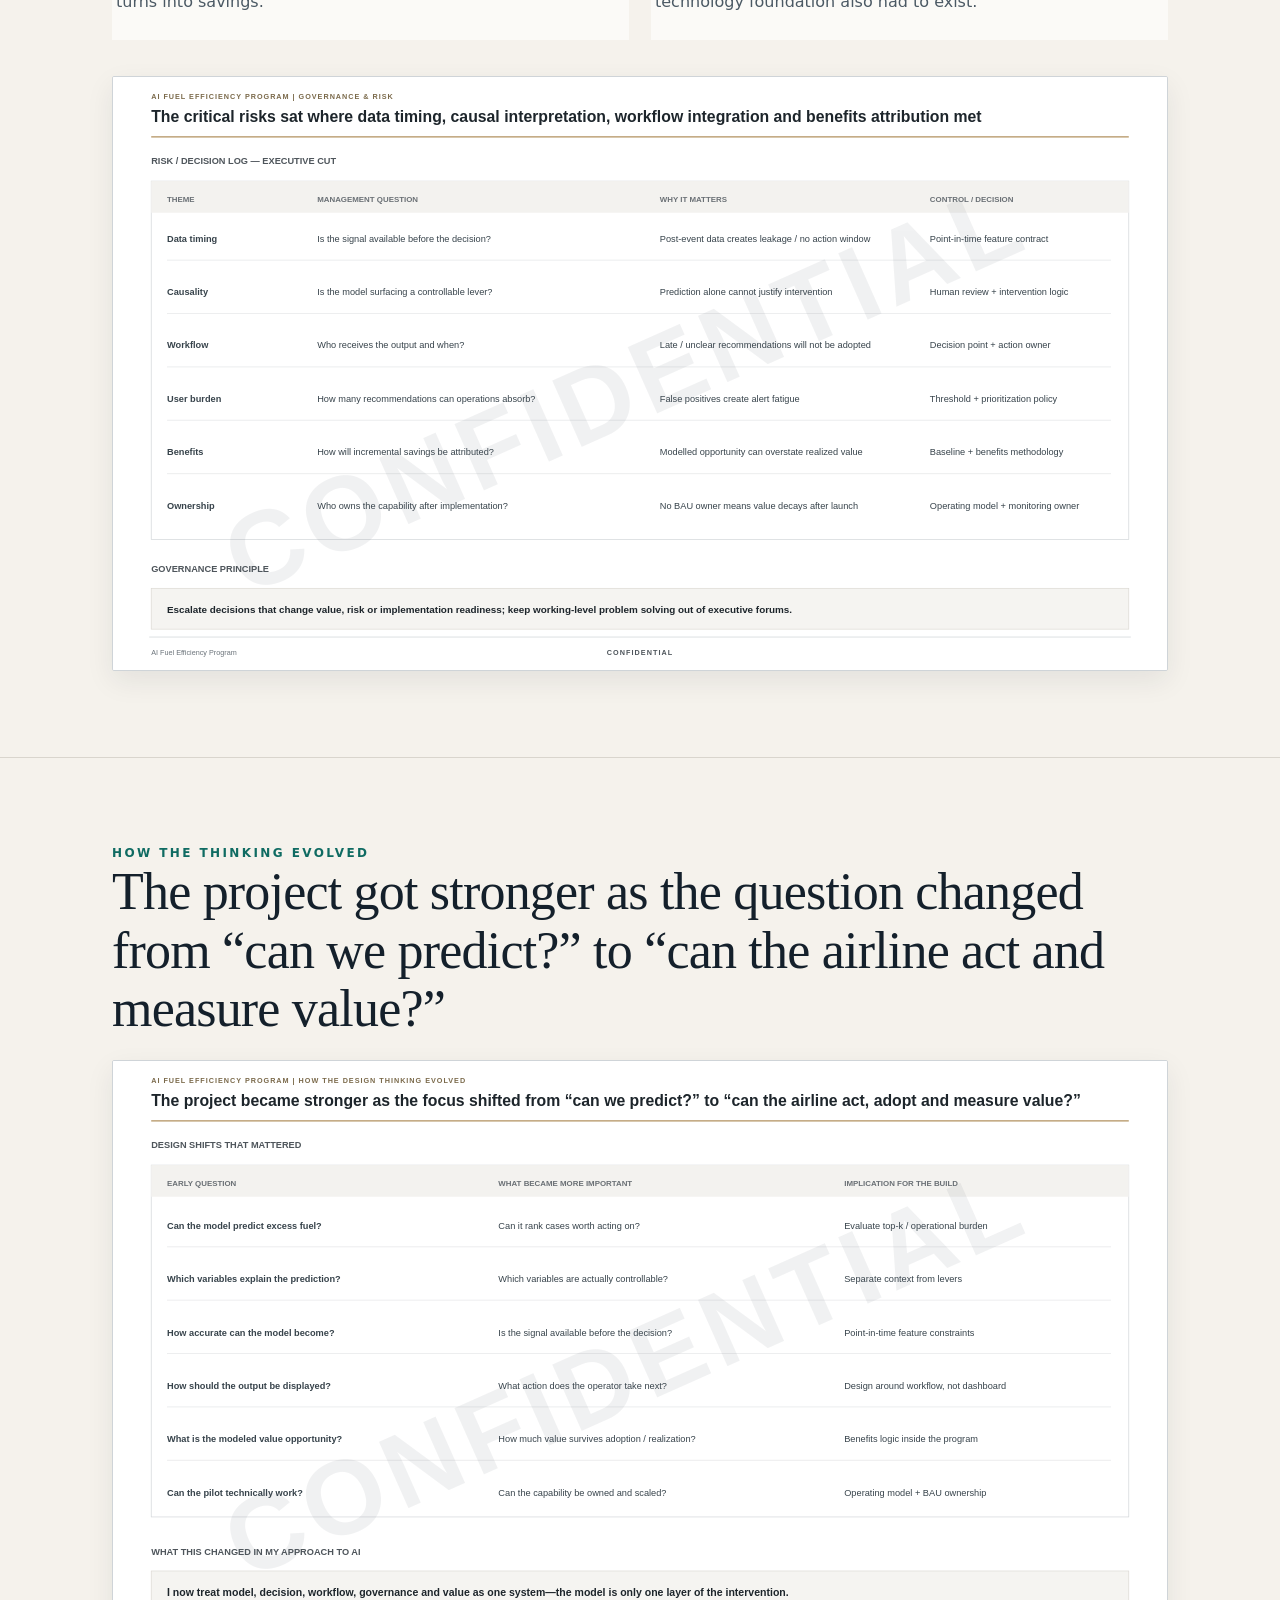
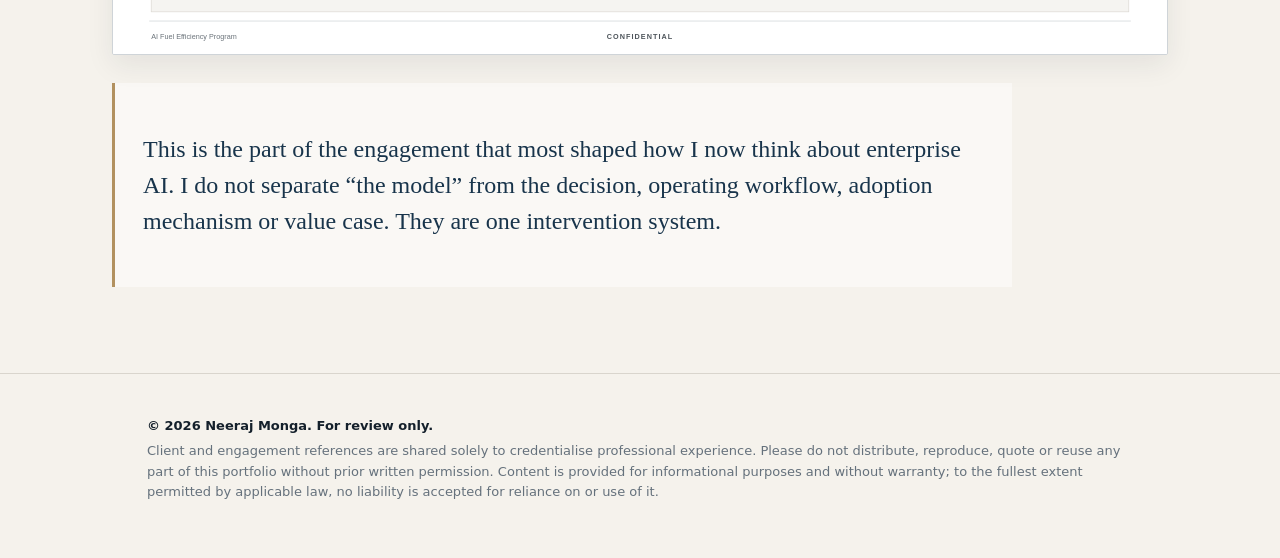
<file: docs/cases/inside-the-airline-engagement.html>
<!doctype html>
<html>
<head>
<meta charset="utf-8"><meta name="viewport" content="width=device-width,initial-scale=1">
<title>Inside the Airline AI Engagement | Neeraj Monga</title>
<meta name="description" content="A work-sample walkthrough of Neeraj Monga's AI fuel-efficiency engagement for a major airline, from opportunity framing through implementation.">
<link rel="stylesheet" href="../styles.css">
</head>
<body>
<nav><div class="wrap">
  <div class="brand"><a href="aviation-ai.html">← Airline AI case</a></div>
  <div class="navlinks">
    <a href="#ownership">My role</a>
    <a href="#programme">What we did</a>
    <a href="#artifacts">Artifact trail</a>
    <a href="#decisions">Decisions</a>
    <a href="#learning">What changed</a>
    <a href="delivery-standards.html">Delivery standards</a>
  </div>
</div></nav>

<header class="hero inside-hero">
  <div class="wrap hero-grid">
    <div>
      <div class="eyebrow">Work sample · inside the engagement</div>
      <h1>Inside the airline AI engagement.</h1>
      <p class="lead">A chronological walkthrough of the work behind the fuel-efficiency AI initiative: what I owned, the artifacts that moved the project forward, the implementation decisions that mattered, and how the thinking evolved as the work became more concrete.</p>
      <div class="cta"><a class="button primary" href="#artifacts">Walk through the work</a><a class="button" href="aviation-ai.html">Executive case overview</a></div>
    </div>

  </div>
</header>

<section id="ownership">
<div class="wrap">
  <div class="eyebrow">My role in the room</div>
  <h2>I sat between the strategic question and the machinery required to implement it.</h2>
  <p class="lead" style="font-size:19px">My role was not to present myself as the individual ML engineer. It was to structure the AI initiative, make the value and implementation logic explicit, go deep enough with technical teams to challenge the design, and connect specialist work back to operating decisions and executive choices.</p>
  <div class="visual consulting-slide"><img class="slide-art" src="../assets/airline_role_scope.svg" alt="Airline AI role and contribution scope"></div>
</div>
</section>

<section id="programme">
<div class="wrap">
  <div class="eyebrow">Situation, programme & results</div>
  <h2>The initiative was never "build a model". It was build a system the airline can run.</h2>
  <div class="glance">
    <div class="glance-row"><div class="glance-label">Situation</div><div>Where is excess fuel burn controllable, what should operations change, and how much value does the airline actually recover — at the scale of a whole network, every day, inside real operating workflows.</div></div>
    <div class="glance-row"><div class="glance-label">The system</div><div>An end-to-end fuel-efficiency platform with four kinds of component:
      <ul>
        <li><strong>Predictive layer</strong> — fuel prediction and anomaly detection on flight-level consumption.</li>
        <li><strong>Optimisation layer</strong> — flight optimisation combining classical ML with reinforcement-learning methods.</li>
        <li><strong>Agentic layer</strong> — agentic reasoning combined with the ML and RL components in the production optimisation system.</li>
        <li><strong>Platform machinery</strong> — training, experimentation, evaluation, observability and production deployment across ML, data-science and RL workflows, on a model-agnostic design so components can be replaced as methods improve.</li>
      </ul></div></div>
    <div class="glance-row"><div class="glance-label">The programme</div><div>Seven workstreams that had to move together: business &amp; value · data · AI / ML (a data-science team on the predictive and optimisation layers, led by a dedicated AI lead) · technology &amp; platform · operating model &amp; governance · adoption &amp; change · benefits realisation.</div></div>
    <div class="glance-row"><div class="glance-label">What I owned</div><div>The structure and the connective tissue: framing the mandate with leadership; use-case identification and prioritisation; the value case; data / technology / analytics / organisational requirements; decision-support design — how model and optimiser outputs enter operating workflows, who acts, how it is explained, how feedback returns; governance, decision rights and operating processes; the implementation roadmap and readiness gates; delivery control and steering; implementation support. I did not build the models. My job was to make sure what was built was the right thing, landed in a workflow, and was measured.</div></div>
    <div class="glance-row results-row"><div class="glance-label">Results</div><div>
      <div class="result-metrics">
        <div class="result-metric"><strong>7</strong><span>workstreams aligned across business, data, AI, technology, operating model, adoption and benefits</span></div>
        <div class="result-metric"><strong>4</strong><span>solution layers structured: predictive, optimisation, agentic and platform / MLOps</span></div>
        <div class="result-metric"><strong>1</strong><span>integrated implementation roadmap with shared readiness gates and governance</span></div>
        <div class="result-metric"><strong>E2E</strong><span>decision-support handoff defined from model signal to intervention logic to human operating judgement</span></div>
      </div>
      <ul class="result-detail">
        <li>Leadership aligned on the scope of the AI initiative and the work required to move it forward — a mandate rather than a broad AI wish list.</li>
        <li>A prioritised portfolio of fuel-efficiency opportunities was structured around value, AI advantage, data readiness, actionability, feasibility, adoption and scalability.</li>
        <li>The value case separated theoretical opportunity from actionable share, adoption and realised impact, with benefits measurement built into the programme design.</li>
        <li>Cross-functional delivery control was established around operating dependencies, AI-specific risks, decision rights and executive escalation.</li>
        <li>The target platform moved into implementation with specialist data-science / engineering ownership of model, agent, evaluation and deployment layers.</li>
      </ul>
    </div></div>
    </div>
</div>
</section>

<section id="artifacts">
<div class="wrap">
  <div class="eyebrow">Artifact trail</div>
  <h2>The project becomes easier to understand when you follow the work products in sequence.</h2>
  <p class="lead" style="font-size:19px">Each artifact answered a different management question. Together they moved the work from an AI ambition toward an implementable operating capability.</p>

  <div class="artifact-trail">
    <article class="artifact-item">
      <div class="artifact-index">01</div>
      <div class="artifact-copy">
        <div class="kicker">Engagement framing</div>
        <h3>What problem are we solving—and what must the engagement produce?</h3>
        <p>We started with the airline's operational and fuel-efficiency priorities, not with a model. The first job was to structure the work into opportunity, value, solution requirements and implementation.</p>
        <div class="artifact-answer"><strong>Decision supported:</strong> align leadership on the scope of the AI initiative and the work required to move it forward.</div>
      </div>
      <div class="artifact-visual visual consulting-slide"><img class="slide-art" src="../assets/airline_delivery_sequence.svg" alt="Airline engagement overview"></div>
    </article>

    <article class="artifact-item">
      <div class="artifact-index">02</div>
      <div class="artifact-copy">
        <div class="kicker">Use-case prioritisation</div>
        <h3>Which AI opportunities are worth investing in?</h3>
        <p>The opportunity set was narrowed using business value, AI advantage, data readiness, actionability, implementation feasibility, adoption and scalability.</p>
        <div class="artifact-answer"><strong>Decision supported:</strong> move from a broad list of AI ideas to priority fuel-efficiency opportunities with a defensible investment thesis.</div>
      </div>
      <div class="artifact-visual visual consulting-slide"><img class="slide-art" src="../assets/airline_use_case_funnel.svg" alt="Airline AI use-case prioritisation"></div>
    </article>

    <article class="artifact-item">
      <div class="artifact-index">03</div>
      <div class="artifact-copy">
        <div class="kicker">Decision-support design</div>
        <h3>Where does AI enter the operating decision?</h3>
        <p>The important shift was from “predict excess fuel” to “surface an explainable opportunity tied to a controllable lever while there is still time to act.”</p>
        <div class="artifact-answer"><strong>Decision supported:</strong> define the handoff between model signal, intervention logic and human operating judgment.</div>
      </div>
      <div class="artifact-visual visual consulting-slide"><img class="slide-art" src="../assets/airline_decision_workflow.svg" alt="Airline AI decision workflow"></div>
    </article>

    <article class="artifact-item">
      <div class="artifact-index">04</div>
      <div class="artifact-copy">
        <div class="kicker">Value case</div>
        <h3>How does a model signal become measurable fuel and economic value?</h3>
        <p>The value case separated theoretical opportunity from actionable share, adoption and realised impact. That forced the programme to address user behaviour and benefits measurement early.</p>
        <div class="artifact-answer"><strong>Decision supported:</strong> determine whether the priority use case had enough realisable value to justify implementation.</div>
      </div>
      <div class="artifact-visual visual consulting-slide"><img class="slide-art" src="../assets/airline_adoption_value.svg" alt="Airline AI benefits realisation logic"></div>
    </article>

    <article class="artifact-item">
      <div class="artifact-index">05</div>
      <div class="artifact-copy">
        <div class="kicker">Implementation design</div>
        <h3>What has to move together for the use case to become operational?</h3>
        <p>The roadmap connected business/value, data, AI, technology, operating model, governance and adoption rather than treating model development as the project plan.</p>
        <div class="artifact-answer"><strong>Decision supported:</strong> sequence dependencies and establish the readiness evidence required before moving toward scale.</div>
      </div>
      <div class="artifact-visual visual consulting-slide"><img class="slide-art" src="../assets/implementation_roadmap.svg" alt="Airline AI implementation roadmap"></div>
    </article>

    <article class="artifact-item">
      <div class="artifact-index">06</div>
      <div class="artifact-copy">
        <div class="kicker">Delivery control</div>
        <h3>What is blocking the next implementable output?</h3>
        <p>The working-team tracker connected each deliverable to its operating dependency and the evidence needed to close it—data timing, validation, architecture, workflow, ownership and adoption.</p>
        <div class="artifact-answer"><strong>Decision supported:</strong> keep cross-functional implementation moving without reducing progress to a generic percentage-complete dashboard.</div>
      </div>
      <div class="artifact-visual visual consulting-slide"><img class="slide-art" src="../assets/airline_weekly_delivery.svg" alt="Airline AI cross-functional delivery tracker"></div>
    </article>

    <article class="artifact-item">
      <div class="artifact-index">07</div>
      <div class="artifact-copy">
        <div class="kicker">Steering & governance</div>
        <h3>Which issues need leadership attention—and which belong with the working team?</h3>
        <p>Steering focused on choices affecting value, implementation readiness and long-term ownership. Risks were framed around actual AI failure modes: timing, actionability, causal interpretation, user burden and benefits attribution.</p>
        <div class="artifact-answer"><strong>Decision supported:</strong> escalate the few choices that materially change value, risk or the implementation path.</div>
      </div>
      <div class="artifact-visual visual consulting-slide"><img class="slide-art" src="../assets/airline_executive_dashboard.svg" alt="Airline AI steering committee implementation view"></div>
    </article>
  </div>
</div>
</section>

<section id="decisions">
<div class="wrap">
  <div class="eyebrow">The hard decisions</div>
  <h2>The work became real at the points where strategy, data science and operations disagreed.</h2>
  <div class="decision-grid">
    <div class="decision-card"><span>01</span><h3>Prediction vs. intervention</h3><p>A variable can predict excess fuel without being something an operator should change. We had to separate explanatory signal from controllable levers.</p></div>
    <div class="decision-card"><span>02</span><h3>Model richness vs. decision timing</h3><p>A richer feature set is useless if some of those features arrive after the operating decision. Point-in-time availability constrains the model.</p></div>
    <div class="decision-card"><span>03</span><h3>Accuracy vs. operating burden</h3><p>The right threshold depends not only on statistical performance but on how many recommendations teams can reasonably review and act on.</p></div>
    <div class="decision-card"><span>04</span><h3>Dashboard vs. workflow</h3><p>The product question was not “how do we display the model?” but “what does the user do differently after seeing it?”</p></div>
    <div class="decision-card"><span>05</span><h3>Modeled value vs. realised value</h3><p>Business value had to account for actionability, adoption and realisation instead of assuming every predicted opportunity turns into savings.</p></div>
    <div class="decision-card"><span>06</span><h3>Pilot vs. permanent capability</h3><p>Scale required more than technical success: monitoring, governance, operating ownership and a repeatable data / technology foundation also had to exist.</p></div>
  </div>

  <div class="visual consulting-slide" style="margin-top:36px"><img class="slide-art" src="../assets/airline_raid_governance.svg" alt="Airline AI risk and decision log"></div>
</div>
</section>

<section id="learning">
<div class="wrap">
  <div class="eyebrow">How the thinking evolved</div>
  <h2>The project got stronger as the question changed from “can we predict?” to “can the airline act and measure value?”</h2>
  <div class="visual consulting-slide"><img class="slide-art" src="../assets/airline_project_learnings.svg" alt="How the AI design thinking evolved"></div>
  <div class="case-reflection">
    <p>This is the part of the engagement that most shaped how I now think about enterprise AI. I do not separate “the model” from the decision, operating workflow, adoption mechanism or value case. They are one intervention system.</p>
  </div>
</div>
</section><footer><div class="wrap portfolio-legal">
      <strong>© 2026 Neeraj Monga. For review only.</strong>
      Client and engagement references are shared solely to credentialise professional experience. Please do not distribute, reproduce, quote or reuse any part of this portfolio without prior written permission. Content is provided for informational purposes and without warranty; to the fullest extent permitted by applicable law, no liability is accepted for reliance on or use of it.
    </div></footer>
</body>
</html>
</file>
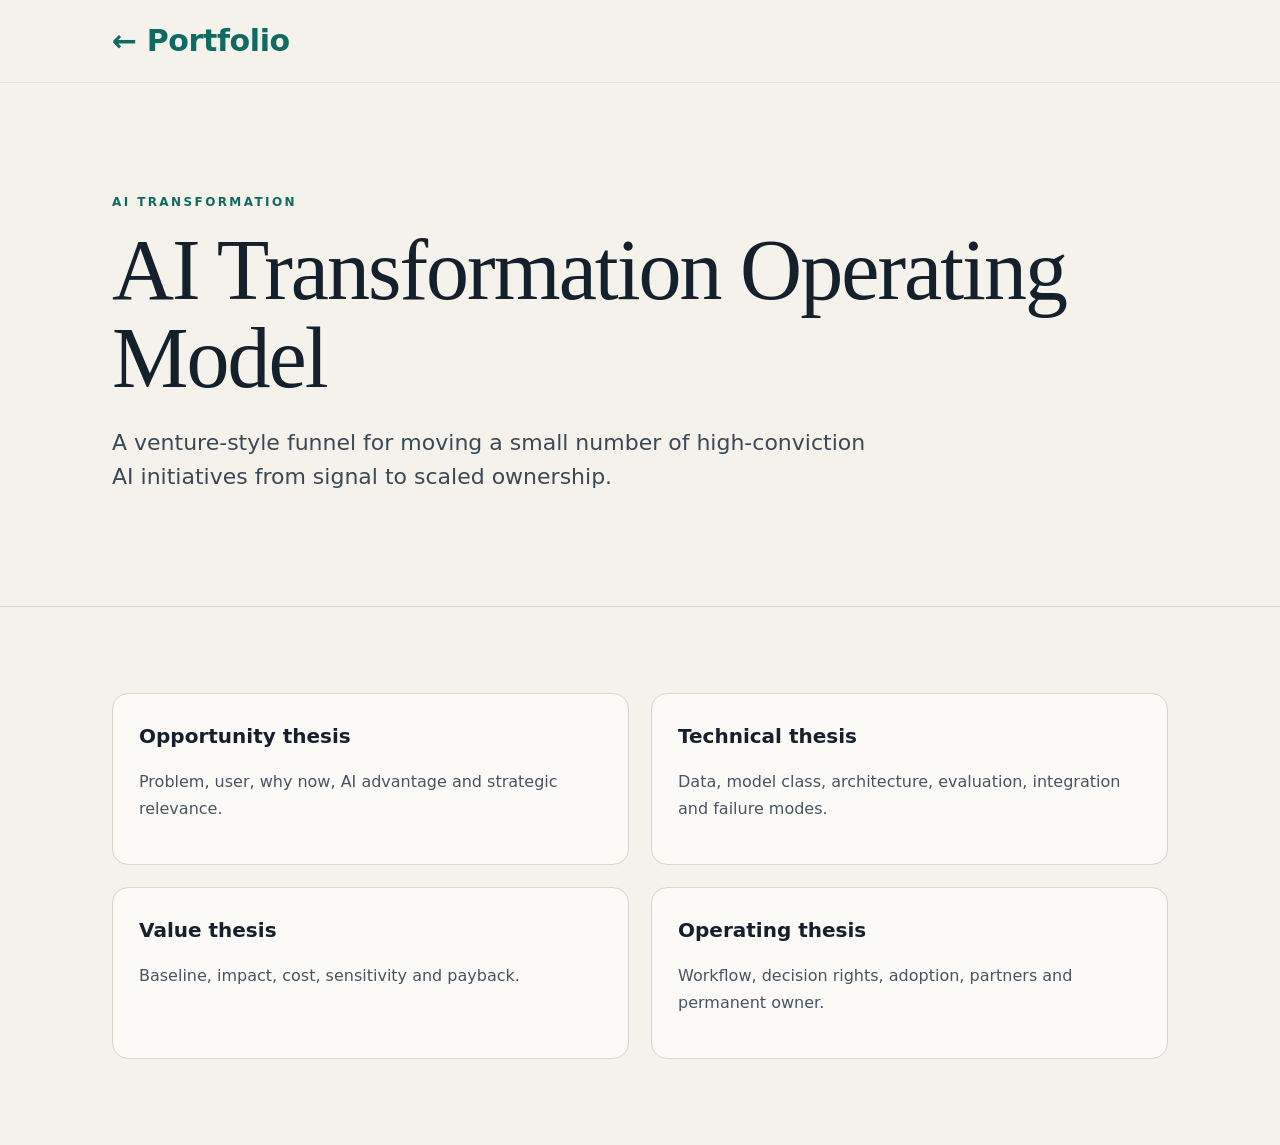
<file: docs/cases/operating-model.html>
<!doctype html><html><head><meta charset="utf-8"><meta name="viewport" content="width=device-width,initial-scale=1"><title>AI Transformation | Neeraj Monga</title><link rel="stylesheet" href="../styles.css"></head><body>
<nav><div class="wrap"><div class="brand"><a href="../index.html">← Portfolio</a></div></div></nav>
<header class="hero"><div class="wrap"><div class="eyebrow">AI Transformation</div><h1>AI Transformation Operating Model</h1><p class="lead">A venture-style funnel for moving a small number of high-conviction AI initiatives from signal to scaled ownership.</p></div></header>
<section><div class="wrap"><div class="grid"><div class="card"><h3>Opportunity thesis</h3><p>Problem, user, why now, AI advantage and strategic relevance.</p></div><div class="card"><h3>Technical thesis</h3><p>Data, model class, architecture, evaluation, integration and failure modes.</p></div><div class="card"><h3>Value thesis</h3><p>Baseline, impact, cost, sensitivity and payback.</p></div><div class="card"><h3>Operating thesis</h3><p>Workflow, decision rights, adoption, partners and permanent owner.</p></div></div></div></section></body></html>
</file>
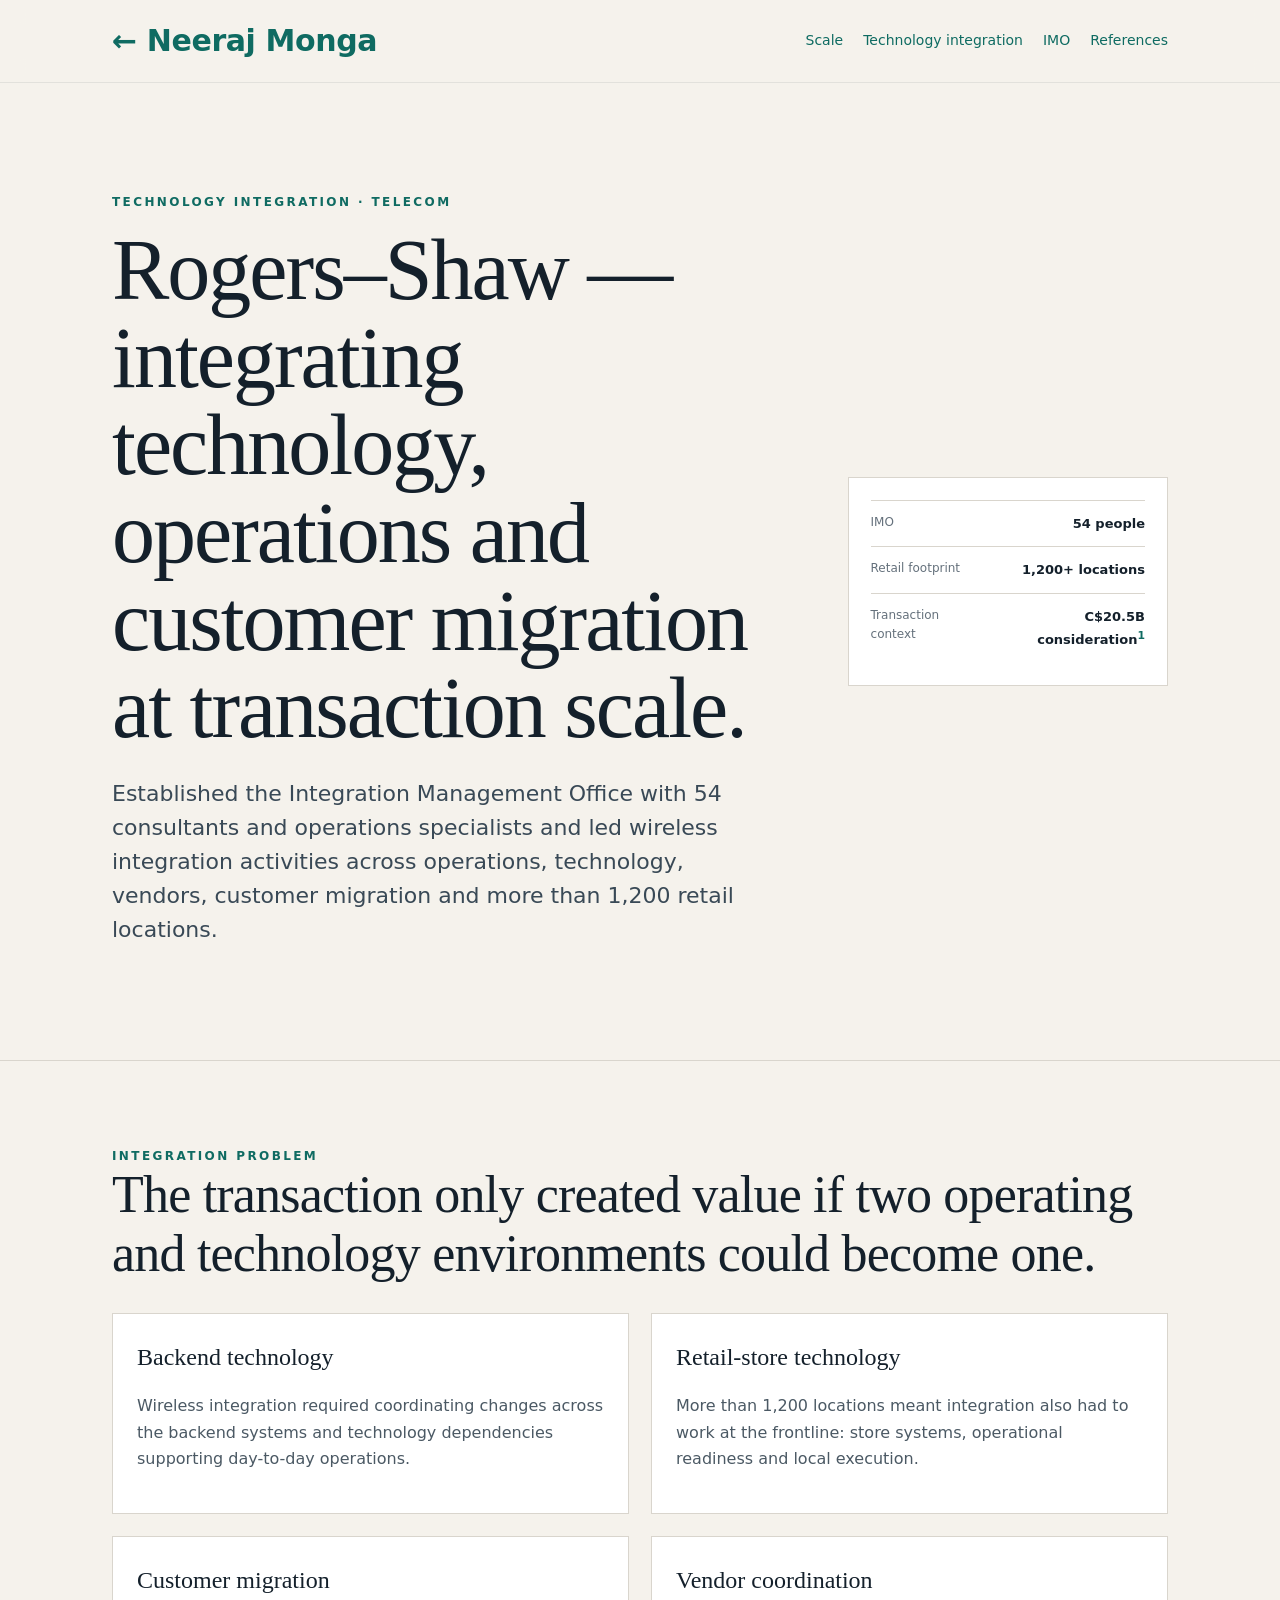
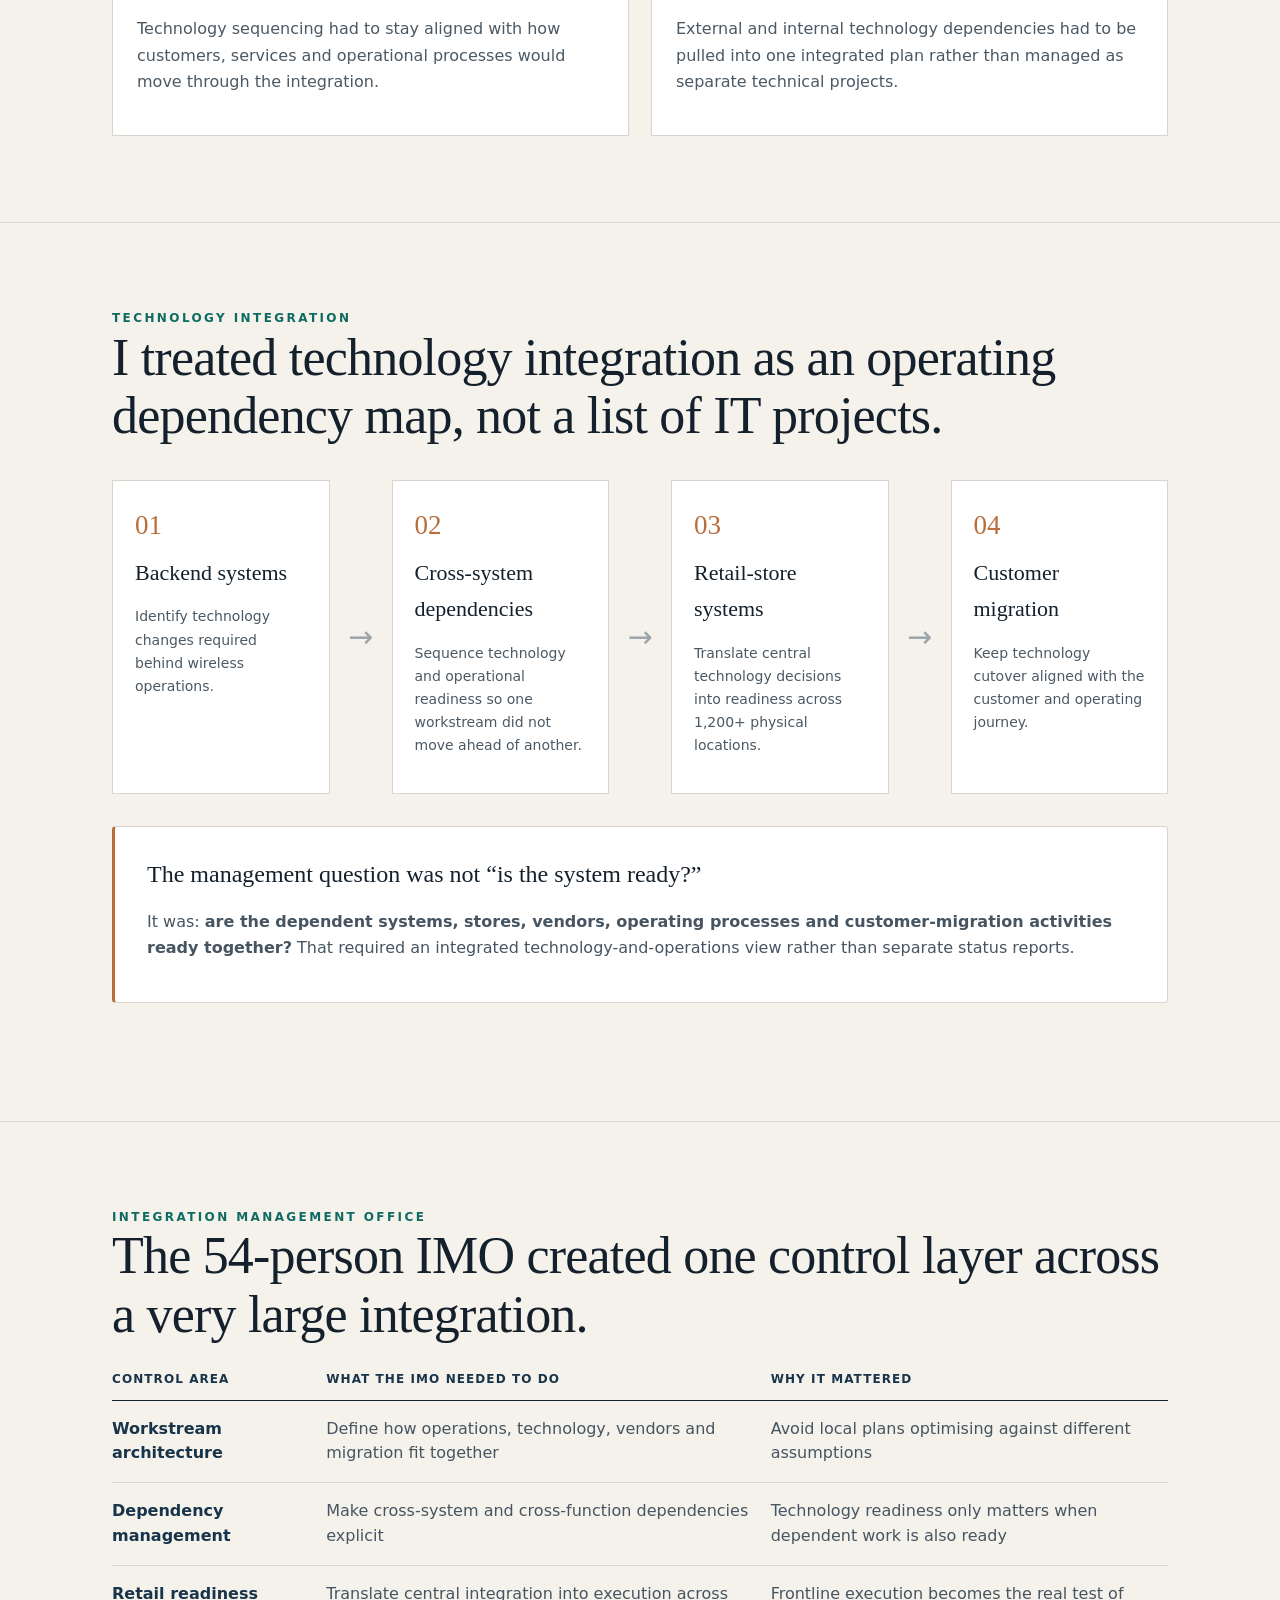
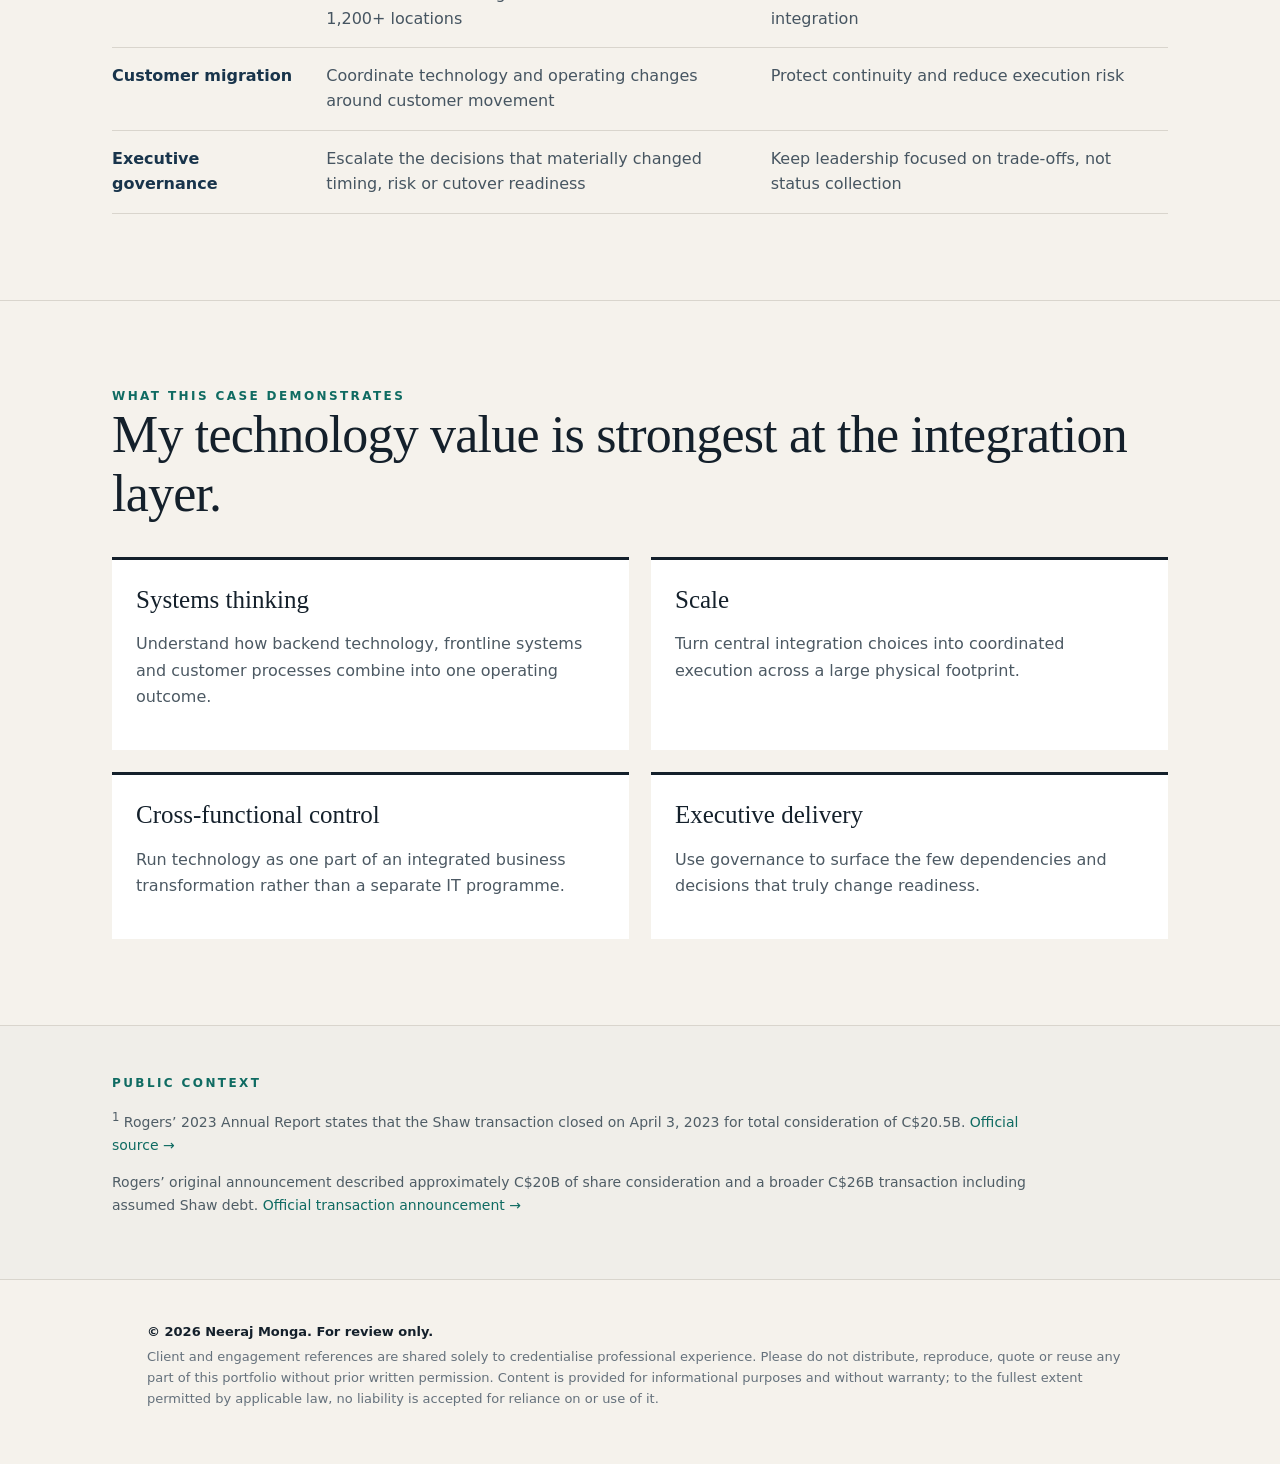
<file: docs/cases/rogers-shaw.html>
<!doctype html>
<html><head><meta charset="utf-8"><meta name="viewport" content="width=device-width,initial-scale=1">
<title>Rogers–Shaw Integration | Neeraj Monga</title><link rel="stylesheet" href="../styles.css"></head>
<body>
<nav><div class="wrap"><div class="brand"><a href="../index.html">← Neeraj Monga</a></div><div class="navlinks"><a href="#scale">Scale</a><a href="#tech">Technology integration</a><a href="#imo">IMO</a><a href="#references">References</a></div></div></nav>
<header class="hero case-hero">
<div class="wrap hero-grid"><div><div class="eyebrow">Technology integration · Telecom</div><h1>Rogers–Shaw — integrating technology, operations and customer migration at transaction scale.</h1>
<p class="lead">Established the Integration Management Office with 54 consultants and operations specialists and led wireless integration activities across operations, technology, vendors, customer migration and more than 1,200 retail locations.</p></div>
<aside class="case-facts"><div><span>IMO</span><strong>54 people</strong></div><div><span>Retail footprint</span><strong>1,200+ locations</strong></div><div><span>Transaction context</span><strong>C$20.5B consideration<sup><a href="#references">1</a></sup></strong></div></aside></div>
</header>

<section id="scale"><div class="wrap">
<div class="eyebrow">Integration problem</div><h2>The transaction only created value if two operating and technology environments could become one.</h2>
<div class="situation-grid">
<div><h3>Backend technology</h3><p>Wireless integration required coordinating changes across the backend systems and technology dependencies supporting day-to-day operations.</p></div>
<div><h3>Retail-store technology</h3><p>More than 1,200 locations meant integration also had to work at the frontline: store systems, operational readiness and local execution.</p></div>
<div><h3>Customer migration</h3><p>Technology sequencing had to stay aligned with how customers, services and operational processes would move through the integration.</p></div>
<div><h3>Vendor coordination</h3><p>External and internal technology dependencies had to be pulled into one integrated plan rather than managed as separate technical projects.</p></div>
</div>
</div></section>

<section id="tech"><div class="wrap">
<div class="eyebrow">Technology integration</div><h2>I treated technology integration as an operating dependency map, not a list of IT projects.</h2>
<div class="integration-map">
<div class="integration-node"><span>01</span><h3>Backend systems</h3><p>Identify technology changes required behind wireless operations.</p></div>
<div class="integration-arrow">→</div>
<div class="integration-node"><span>02</span><h3>Cross-system dependencies</h3><p>Sequence technology and operational readiness so one workstream did not move ahead of another.</p></div>
<div class="integration-arrow">→</div>
<div class="integration-node"><span>03</span><h3>Retail-store systems</h3><p>Translate central technology decisions into readiness across 1,200+ physical locations.</p></div>
<div class="integration-arrow">→</div>
<div class="integration-node"><span>04</span><h3>Customer migration</h3><p>Keep technology cutover aligned with the customer and operating journey.</p></div>
</div>

<div class="worked">
<h3>The management question was not “is the system ready?”</h3>
<p>It was: <strong>are the dependent systems, stores, vendors, operating processes and customer-migration activities ready together?</strong> That required an integrated technology-and-operations view rather than separate status reports.</p>
</div>
</div></section>

<section id="imo"><div class="wrap">
<div class="eyebrow">Integration Management Office</div><h2>The 54-person IMO created one control layer across a very large integration.</h2>
<table class="tbl"><thead><tr><th>Control area</th><th>What the IMO needed to do</th><th>Why it mattered</th></tr></thead><tbody>
<tr><td>Workstream architecture</td><td>Define how operations, technology, vendors and migration fit together</td><td>Avoid local plans optimising against different assumptions</td></tr>
<tr><td>Dependency management</td><td>Make cross-system and cross-function dependencies explicit</td><td>Technology readiness only matters when dependent work is also ready</td></tr>
<tr><td>Retail readiness</td><td>Translate central integration into execution across 1,200+ locations</td><td>Frontline execution becomes the real test of integration</td></tr>
<tr><td>Customer migration</td><td>Coordinate technology and operating changes around customer movement</td><td>Protect continuity and reduce execution risk</td></tr>
<tr><td>Executive governance</td><td>Escalate the decisions that materially changed timing, risk or cutover readiness</td><td>Keep leadership focused on trade-offs, not status collection</td></tr>
</tbody></table>
</div></section>

<section><div class="wrap">
<div class="eyebrow">What this case demonstrates</div><h2>My technology value is strongest at the integration layer.</h2>
<div class="proof-grid">
<div class="proof-card"><h3>Systems thinking</h3><p>Understand how backend technology, frontline systems and customer processes combine into one operating outcome.</p></div>
<div class="proof-card"><h3>Scale</h3><p>Turn central integration choices into coordinated execution across a large physical footprint.</p></div>
<div class="proof-card"><h3>Cross-functional control</h3><p>Run technology as one part of an integrated business transformation rather than a separate IT programme.</p></div>
<div class="proof-card"><h3>Executive delivery</h3><p>Use governance to surface the few dependencies and decisions that truly change readiness.</p></div>
</div>
</div></section>

<section id="references" class="references-section"><div class="wrap">
<div class="eyebrow">Public context</div>
<p class="reference-line"><sup>1</sup> Rogers’ 2023 Annual Report states that the Shaw transaction closed on April 3, 2023 for total consideration of C$20.5B. <a href="https://about.rogers.com/wp-content/uploads/Rogers-2023-Annual-Report.pdf">Official source →</a></p>
<p class="reference-line">Rogers’ original announcement described approximately C$20B of share consideration and a broader C$26B transaction including assumed Shaw debt. <a href="https://about.rogers.com/news-ideas/rogers-and-shaw-to-come-together-in-26-billion-transaction-creating-new-jobs-and-investment-in-western-canada-and-accelerating-canadas-5g-rollout/">Official transaction announcement →</a></p>
</div></section>
<footer><div class="wrap portfolio-legal">
      <strong>© 2026 Neeraj Monga. For review only.</strong>
      Client and engagement references are shared solely to credentialise professional experience. Please do not distribute, reproduce, quote or reuse any part of this portfolio without prior written permission. Content is provided for informational purposes and without warranty; to the fullest extent permitted by applicable law, no liability is accepted for reliance on or use of it.
    </div></footer>
</body></html>
</file>
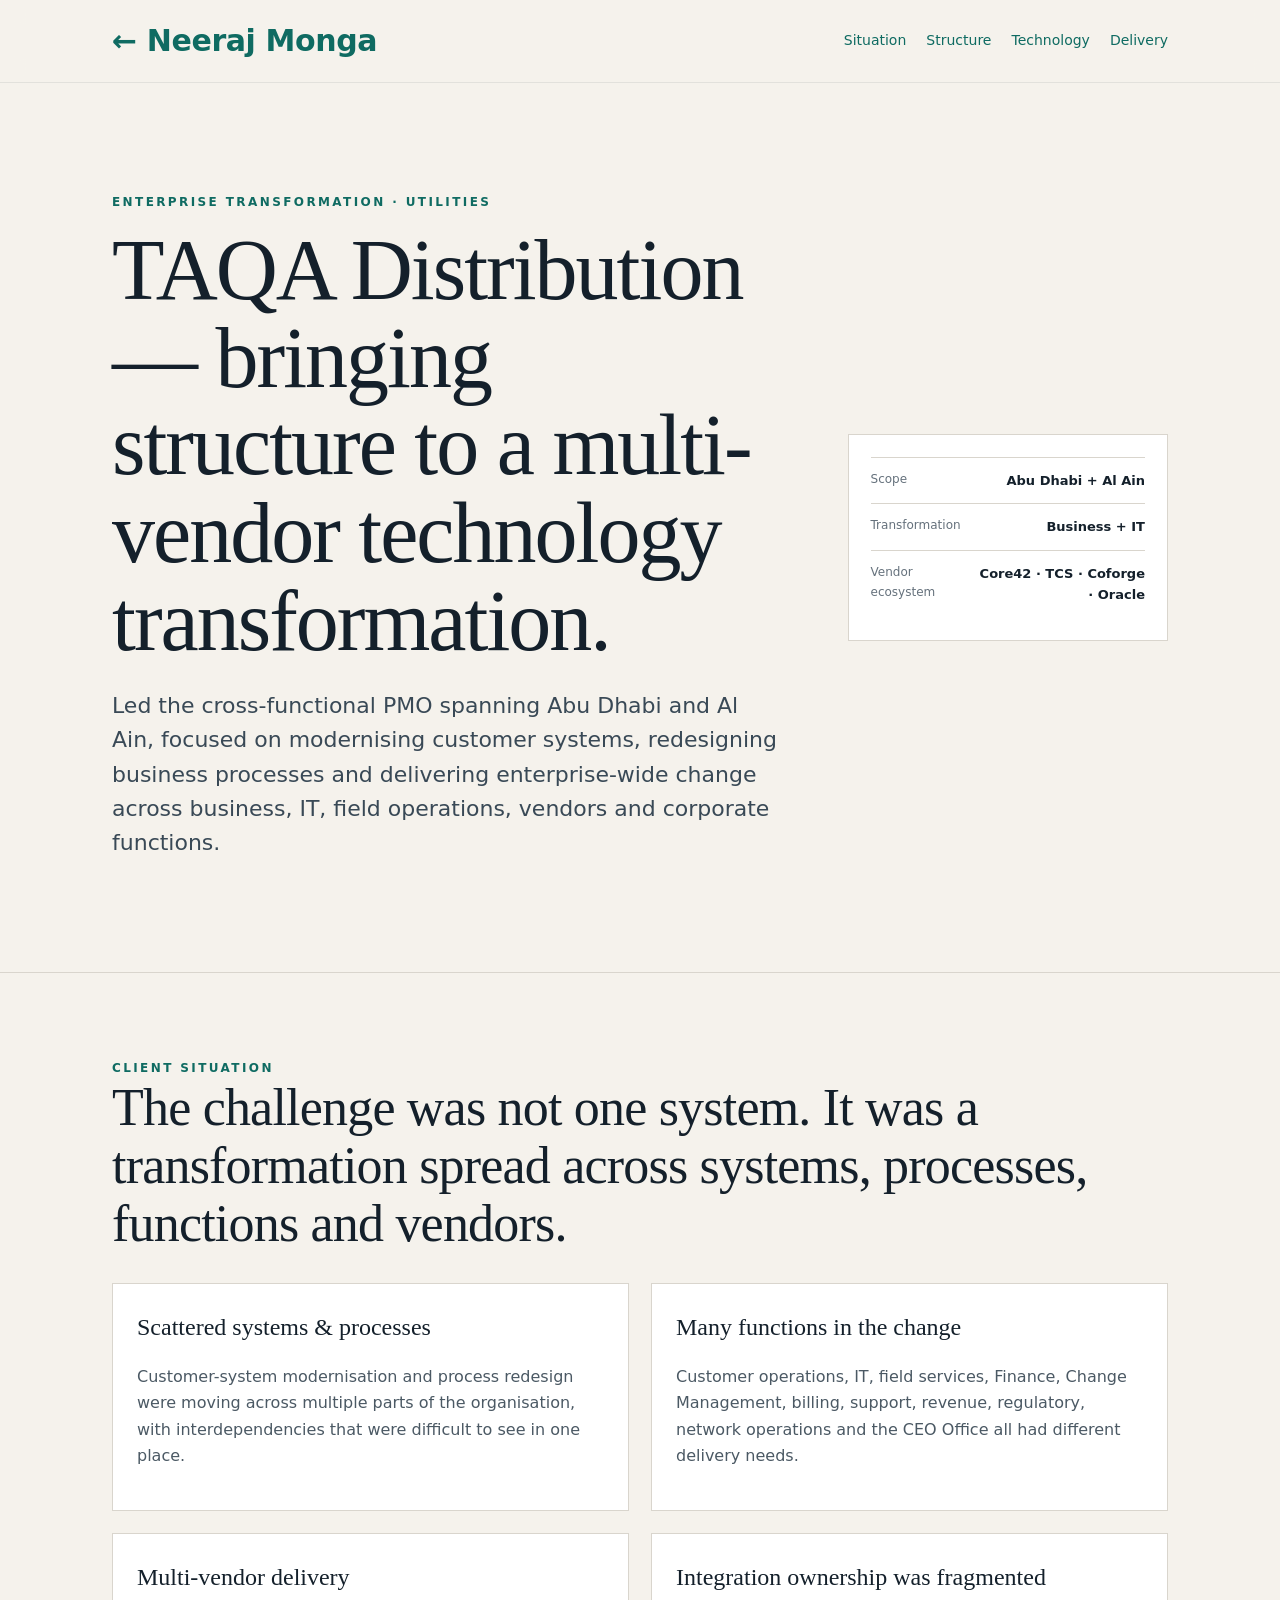
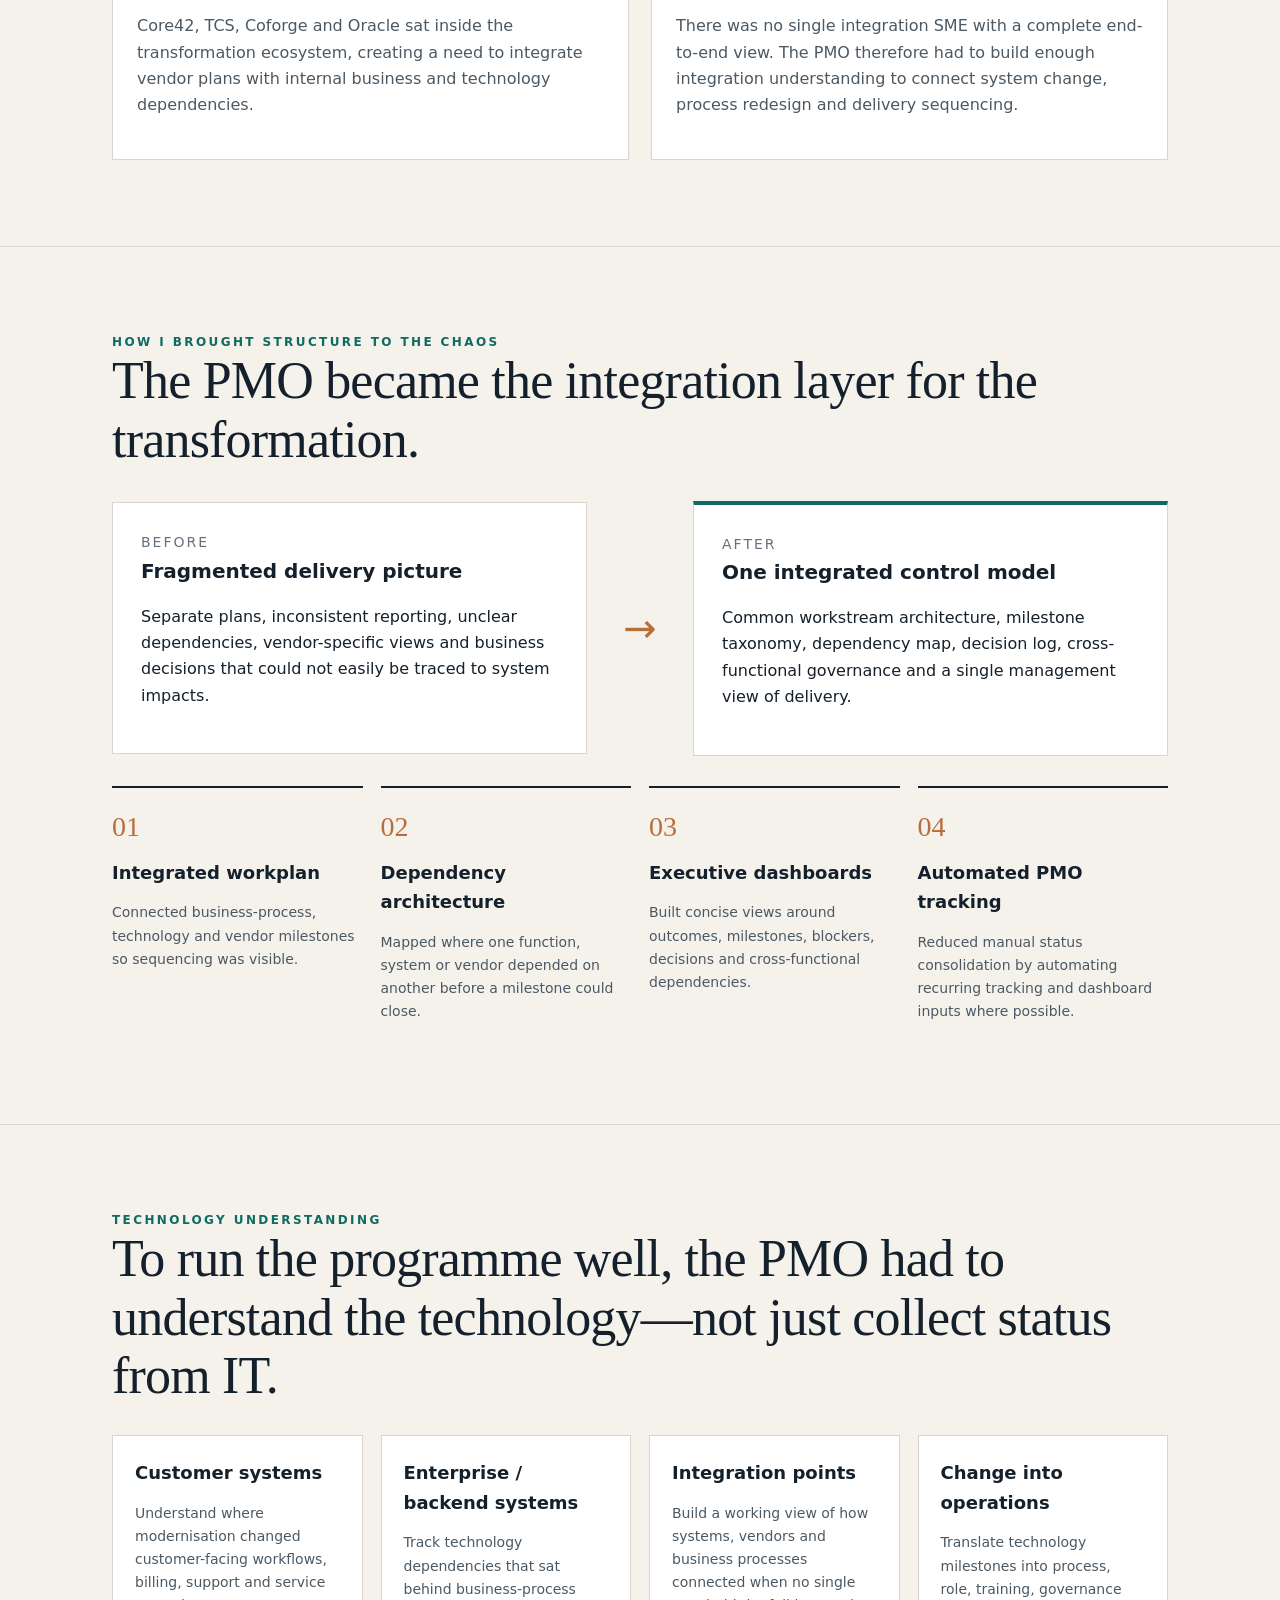
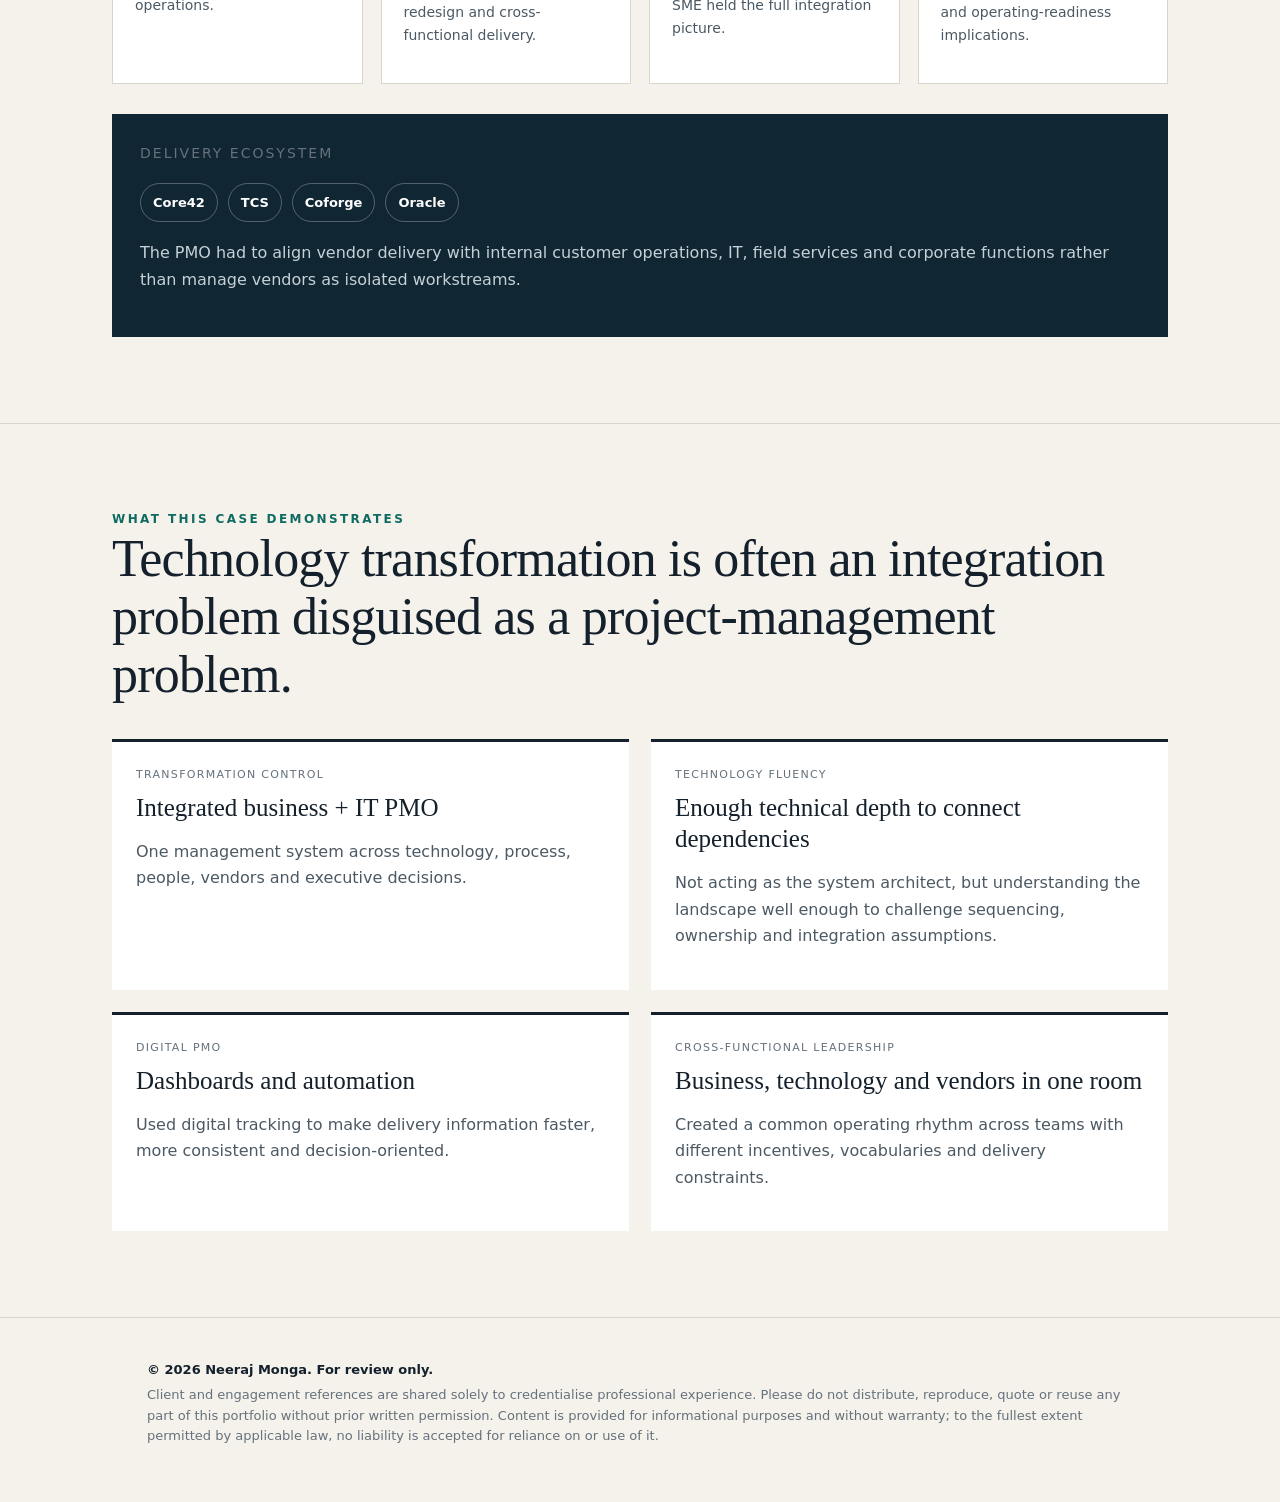
<file: docs/cases/taqa-distribution.html>
<!doctype html>
<html><head><meta charset="utf-8"><meta name="viewport" content="width=device-width,initial-scale=1">
<title>TAQA Distribution Transformation | Neeraj Monga</title><link rel="stylesheet" href="../styles.css"></head>
<body>
<nav><div class="wrap"><div class="brand"><a href="../index.html">← Neeraj Monga</a></div><div class="navlinks"><a href="#situation">Situation</a><a href="#structure">Structure</a><a href="#technology">Technology</a><a href="#delivery">Delivery</a></div></div></nav>
<header class="hero case-hero">
<div class="wrap hero-grid"><div><div class="eyebrow">Enterprise transformation · Utilities</div><h1>TAQA Distribution — bringing structure to a multi-vendor technology transformation.</h1>
<p class="lead">Led the cross-functional PMO spanning Abu Dhabi and Al Ain, focused on modernising customer systems, redesigning business processes and delivering enterprise-wide change across business, IT, field operations, vendors and corporate functions.</p></div>
<aside class="case-facts"><div><span>Scope</span><strong>Abu Dhabi + Al Ain</strong></div><div><span>Transformation</span><strong>Business + IT</strong></div><div><span>Vendor ecosystem</span><strong>Core42 · TCS · Coforge · Oracle</strong></div></aside></div>
</header>

<section id="situation"><div class="wrap">
<div class="eyebrow">Client situation</div><h2>The challenge was not one system. It was a transformation spread across systems, processes, functions and vendors.</h2>
<div class="situation-grid">
<div><h3>Scattered systems & processes</h3><p>Customer-system modernisation and process redesign were moving across multiple parts of the organisation, with interdependencies that were difficult to see in one place.</p></div>
<div><h3>Many functions in the change</h3><p>Customer operations, IT, field services, Finance, Change Management, billing, support, revenue, regulatory, network operations and the CEO Office all had different delivery needs.</p></div>
<div><h3>Multi-vendor delivery</h3><p>Core42, TCS, Coforge and Oracle sat inside the transformation ecosystem, creating a need to integrate vendor plans with internal business and technology dependencies.</p></div>
<div><h3>Integration ownership was fragmented</h3><p>There was no single integration SME with a complete end-to-end view. The PMO therefore had to build enough integration understanding to connect system change, process redesign and delivery sequencing.</p></div>
</div>
</div></section>

<section id="structure"><div class="wrap">
<div class="eyebrow">How I brought structure to the chaos</div><h2>The PMO became the integration layer for the transformation.</h2>
<div class="chaos-grid">
<div class="chaos-before"><div class="kicker">Before</div><h3>Fragmented delivery picture</h3><p>Separate plans, inconsistent reporting, unclear dependencies, vendor-specific views and business decisions that could not easily be traced to system impacts.</p></div>
<div class="chaos-arrow">→</div>
<div class="chaos-after"><div class="kicker">After</div><h3>One integrated control model</h3><p>Common workstream architecture, milestone taxonomy, dependency map, decision log, cross-functional governance and a single management view of delivery.</p></div>
</div>

<div class="control-stack">
<div><span>01</span><h3>Integrated workplan</h3><p>Connected business-process, technology and vendor milestones so sequencing was visible.</p></div>
<div><span>02</span><h3>Dependency architecture</h3><p>Mapped where one function, system or vendor depended on another before a milestone could close.</p></div>
<div><span>03</span><h3>Executive dashboards</h3><p>Built concise views around outcomes, milestones, blockers, decisions and cross-functional dependencies.</p></div>
<div><span>04</span><h3>Automated PMO tracking</h3><p>Reduced manual status consolidation by automating recurring tracking and dashboard inputs where possible.</p></div>
</div>
</div></section>

<section id="technology"><div class="wrap">
<div class="eyebrow">Technology understanding</div><h2>To run the programme well, the PMO had to understand the technology—not just collect status from IT.</h2>
<div class="tech-layers">
<div><h3>Customer systems</h3><p>Understand where modernisation changed customer-facing workflows, billing, support and service operations.</p></div>
<div><h3>Enterprise / backend systems</h3><p>Track technology dependencies that sat behind business-process redesign and cross-functional delivery.</p></div>
<div><h3>Integration points</h3><p>Build a working view of how systems, vendors and business processes connected when no single SME held the full integration picture.</p></div>
<div><h3>Change into operations</h3><p>Translate technology milestones into process, role, training, governance and operating-readiness implications.</p></div>
</div>

<div class="vendor-block"><div class="kicker">Delivery ecosystem</div><div class="vendor-names"><span>Core42</span><span>TCS</span><span>Coforge</span><span>Oracle</span></div><p>The PMO had to align vendor delivery with internal customer operations, IT, field services and corporate functions rather than manage vendors as isolated workstreams.</p></div>
</div></section>

<section id="delivery"><div class="wrap">
<div class="eyebrow">What this case demonstrates</div><h2>Technology transformation is often an integration problem disguised as a project-management problem.</h2>
<div class="proof-grid">
<div class="proof-card"><div class="proof-kicker">Transformation control</div><h3>Integrated business + IT PMO</h3><p>One management system across technology, process, people, vendors and executive decisions.</p></div>
<div class="proof-card"><div class="proof-kicker">Technology fluency</div><h3>Enough technical depth to connect dependencies</h3><p>Not acting as the system architect, but understanding the landscape well enough to challenge sequencing, ownership and integration assumptions.</p></div>
<div class="proof-card"><div class="proof-kicker">Digital PMO</div><h3>Dashboards and automation</h3><p>Used digital tracking to make delivery information faster, more consistent and decision-oriented.</p></div>
<div class="proof-card"><div class="proof-kicker">Cross-functional leadership</div><h3>Business, technology and vendors in one room</h3><p>Created a common operating rhythm across teams with different incentives, vocabularies and delivery constraints.</p></div>
</div>
</div></section>
<footer><div class="wrap portfolio-legal">
      <strong>© 2026 Neeraj Monga. For review only.</strong>
      Client and engagement references are shared solely to credentialise professional experience. Please do not distribute, reproduce, quote or reuse any part of this portfolio without prior written permission. Content is provided for informational purposes and without warranty; to the fullest extent permitted by applicable law, no liability is accepted for reliance on or use of it.
    </div></footer>
</body></html>
</file>
<file: docs/styles.css>
:root{
  --bg:#f5f2ec;
  --paper:#fbfaf7;
  --ink:#14202b;
  --muted:#65717c;
  --line:#d9d5cd;
  --accent:#0f6b62;
  --accent-soft:#dcebe7;
  --navy:#18344b;
  --warm:#b96d3b;
}
*{box-sizing:border-box}
html{scroll-behavior:smooth}
body{
  margin:0;
  font-family:Inter,ui-sans-serif,system-ui,-apple-system,BlinkMacSystemFont,"Segoe UI",sans-serif;
  background:var(--bg);
  color:var(--ink);
  line-height:1.65;
}
a{color:var(--accent);text-decoration:none}
a:hover{text-decoration:underline}
.wrap{max-width:1120px;margin:0 auto;padding:0 32px}
nav{
  position:sticky;top:0;z-index:10;
  background:rgba(245,242,236,.92);
  backdrop-filter:blur(12px);
  border-bottom:1px solid rgba(20,32,43,.08)
}
nav .wrap{display:flex;justify-content:space-between;align-items:center;min-height:66px}
.brand{font-weight:800;letter-spacing:.1px}
.navlinks{display:flex;gap:20px;font-size:14px}
.hero{padding:110px 0 90px}
.hero-grid{display:grid;grid-template-columns:1.35fr .65fr;gap:70px;align-items:end}
.eyebrow{
  text-transform:uppercase;
  letter-spacing:2.4px;
  font-size:12px;
  font-weight:800;
  color:var(--accent)
}
h1{
  font-family:Georgia,"Times New Roman",serif;
  font-weight:500;
  font-size:clamp(52px,7vw,86px);
  line-height:1.02;
  letter-spacing:-2px;
  margin:14px 0 24px
}
h2{
  font-family:Georgia,"Times New Roman",serif;
  font-weight:500;
  font-size:clamp(34px,4.5vw,52px);
  line-height:1.12;
  letter-spacing:-.8px;
  margin:0 0 22px
}
h3{font-size:20px;margin:0 0 8px}
.lead{font-size:22px;line-height:1.55;color:#394956;max-width:780px}
.hero-note{border-left:1px solid var(--line);padding-left:28px;color:var(--muted);font-size:15px}
.hero-note strong{display:block;color:var(--ink);font-size:18px;margin-bottom:6px}
.cta{display:flex;gap:14px;flex-wrap:wrap;margin-top:30px}
.button{
  display:inline-block;padding:10px 15px;border-radius:999px;border:1px solid var(--ink);
  color:var(--ink);font-weight:700;font-size:14px
}
.button.primary{background:var(--ink);color:white}
section{padding:86px 0;border-top:1px solid var(--line)}
.intro-row{display:grid;grid-template-columns:.72fr 1.28fr;gap:72px}
.kicker{font-size:14px;text-transform:uppercase;letter-spacing:2px;color:var(--muted)}
.story{font-size:22px;line-height:1.65;color:#293a47}
.story p:first-child{margin-top:0}
.numbers{
  display:flex;gap:38px;flex-wrap:wrap;margin-top:34px;padding-top:28px;border-top:1px solid var(--line)
}
.number strong{display:block;font-family:Georgia,"Times New Roman",serif;font-size:38px;font-weight:500;color:var(--navy)}
.number span{font-size:13px;color:var(--muted)}
.travel-band{
  background:var(--navy);color:white;border-top:0
}
.travel-band .eyebrow{color:#8fd2c9}
.travel-grid{display:grid;grid-template-columns:.85fr 1.15fr;gap:72px;align-items:start}
.travel-big{
  font-family:Georgia,"Times New Roman",serif;
  font-size:clamp(54px,8vw,100px);
  line-height:.95;
  color:white
}
.travel-big small{
  display:block;font-family:Inter,ui-sans-serif,system-ui;font-size:14px;
  color:#b8c9d5;letter-spacing:1px;margin-top:10px
}
.travel-copy{font-size:21px;color:#d8e2e8}
.work-list{margin-top:34px}
.work-item{
  display:grid;grid-template-columns:220px 1fr;
  gap:34px;padding:30px 0;border-top:1px solid var(--line)
}
.work-item:first-child{border-top:0;padding-top:0}
.work-label{font-size:13px;color:var(--muted);text-transform:uppercase;letter-spacing:1.4px}
.work-copy h3{font-family:Georgia,"Times New Roman",serif;font-size:28px;font-weight:500}
.work-copy p{margin:8px 0;color:#42515e}
.portfolio-feature{
  background:var(--paper);border:1px solid var(--line);border-radius:20px;padding:34px;
  display:grid;grid-template-columns:1fr 1fr;gap:34px;align-items:center
}
.portfolio-feature img{width:100%;display:block;border-radius:12px}
.tags{margin:16px 0}
.tag{display:inline-block;padding:5px 9px;border-radius:999px;background:var(--accent-soft);color:#185c55;margin:3px 4px 3px 0;font-size:12px}
.labs{display:grid;grid-template-columns:repeat(3,1fr);gap:22px;margin-top:28px}
.lab{padding-top:22px;border-top:2px solid var(--ink)}
.lab p{color:#4e5c67}
.thinking{display:grid;grid-template-columns:repeat(3,1fr);gap:30px}
.think{padding-top:20px;border-top:1px solid var(--line)}
.think span{font-family:Georgia,"Times New Roman",serif;font-size:34px;color:var(--warm)}
.timeline{max-width:850px}
.job{display:grid;grid-template-columns:170px 1fr;gap:30px;padding:24px 0;border-top:1px solid var(--line)}
.job:first-child{border-top:0}
.date{font-size:13px;color:var(--muted)}
.role{font-weight:800}
.job p{margin:6px 0;color:#485763}
.education{display:grid;grid-template-columns:1fr 1fr;gap:40px}
.quote{
  margin-top:52px;font-family:Georgia,"Times New Roman",serif;font-size:30px;line-height:1.45;
  max-width:900px;color:var(--navy)
}
footer{padding:42px 0 55px;border-top:1px solid var(--line);color:var(--muted);font-size:13px}
.note{font-size:13px;color:var(--muted)}
@media(max-width:850px){
  .hero-grid,.intro-row,.travel-grid,.portfolio-feature,.education{grid-template-columns:1fr}
  .labs,.thinking{grid-template-columns:1fr}
  .work-item,.job{grid-template-columns:1fr;gap:8px}
  .navlinks{display:none}
  .hero{padding:70px 0 60px}
  section{padding:62px 0}
  .hero-note{border-left:0;padding-left:0;border-top:1px solid var(--line);padding-top:20px}
}

/* Shared case-study components */
.grid{display:grid;grid-template-columns:repeat(2,1fr);gap:22px}
.two{display:grid;grid-template-columns:1fr 1fr;gap:22px}
.card{background:var(--paper);border:1px solid var(--line);border-radius:16px;padding:26px}
.card p{color:#465561}
.visual{background:var(--paper);border:1px solid var(--line);border-radius:16px;overflow:hidden}
.visual img{display:block;width:100%}
@media(max-width:850px){.grid,.two{grid-template-columns:1fr}}

/* Deep-dive case study */
.steps{margin-top:34px;display:grid;grid-template-columns:1fr 1fr;gap:0 42px}
.step{display:grid;grid-template-columns:54px 1fr;gap:16px;padding:24px 0;border-top:1px solid var(--line)}
.step-n{font-family:Georgia,"Times New Roman",serif;font-size:29px;color:var(--warm);line-height:1}
.step h3{margin-top:-2px}.step p{margin:6px 0;color:#4b5964}
.slide-gallery{display:grid;grid-template-columns:1fr;gap:38px;margin-top:38px}
.slide-card{padding-bottom:34px;border-bottom:1px solid var(--line)}
.slide-title{font-family:Georgia,"Times New Roman",serif;font-size:27px;margin-bottom:15px;color:var(--navy)}
.slide-card p{max-width:900px;color:#4b5964}
@media(max-width:850px){.steps{grid-template-columns:1fr}}

/* Executive consulting-slide treatment */
.consulting-slide{position:relative;background:#fff;border:1px solid #cfd4d8;border-radius:2px;overflow:hidden;box-shadow:0 10px 28px rgba(25,35,45,.08)}
.consulting-slide .slide-art{display:block;width:100%}
.slide-caption{max-width:920px;margin-top:14px;color:#495761;font-size:15px}
.slide-caption strong{color:#18232d}
.slide-points{margin:8px 0 0 18px;padding:0}
.slide-points li{margin:4px 0}
.slide-card{padding-bottom:42px}
.slide-title{font-family:Inter,ui-sans-serif,system-ui,-apple-system,BlinkMacSystemFont,"Segoe UI",sans-serif;font-size:13px;font-weight:800;letter-spacing:1.4px;text-transform:uppercase;color:#6a737b;margin-bottom:12px}
@media(max-width:850px){.slide-caption{font-size:14px}}

/* Inside-the-engagement work sample */
.inside-hero{padding-bottom:74px}
.artifact-trail{margin-top:46px}
.artifact-item{display:grid;grid-template-columns:58px 1fr;gap:0 24px;padding:44px 0;border-top:1px solid var(--line)}
.artifact-item:first-child{border-top:0;padding-top:10px}
.artifact-index{font-family:Georgia,"Times New Roman",serif;font-size:32px;color:var(--warm);line-height:1.1}
.artifact-copy{max-width:820px}
.artifact-copy h3{font-family:Georgia,"Times New Roman",serif;font-size:30px;font-weight:500;line-height:1.2;margin:8px 0 12px}
.artifact-copy p{font-size:17px;color:#465561}
.artifact-answer{margin:18px 0 24px;padding-left:18px;border-left:3px solid #b2915f;color:#4c5963}
.artifact-visual{grid-column:2;margin-top:8px}
.decision-grid{display:grid;grid-template-columns:repeat(2,1fr);gap:22px;margin-top:34px}
.decision-card{background:var(--paper);border-top:2px solid var(--ink);padding:22px 4px 8px}
.decision-card span{font-family:Georgia,"Times New Roman",serif;font-size:28px;color:var(--warm)}
.decision-card h3{font-family:Georgia,"Times New Roman",serif;font-size:24px;font-weight:500;margin:6px 0}
.decision-card p{color:#4b5964}
.case-reflection{max-width:900px;margin:28px 0 0;padding:24px 28px;border-left:3px solid #b2915f;background:rgba(255,255,255,.45);font-family:Georgia,"Times New Roman",serif;font-size:24px;line-height:1.5;color:var(--navy)}
.boundary-section{background:#eef1ef}
.boundary-grid{display:grid;grid-template-columns:1fr 1fr;gap:24px;margin-top:28px}
.boundary-card{padding:30px;border:1px solid #cfd4d3;background:#fff}
.boundary-card.real{border-top:4px solid #61745a}
.boundary-card.reconstructed{border-top:4px solid #b2915f}
.boundary-card h3{font-family:Georgia,"Times New Roman",serif;font-size:26px;font-weight:500;margin:8px 0 12px}
.boundary-card p{color:#465561}
@media(max-width:850px){
  .artifact-item{grid-template-columns:44px 1fr;gap:0 14px}
  .artifact-visual{grid-column:1 / -1;margin-top:18px}
  .decision-grid,.boundary-grid{grid-template-columns:1fr}
}
.glance{margin-top:30px;border-top:1px solid var(--line)}
.glance-row{display:grid;grid-template-columns:210px 1fr;gap:0 28px;padding:20px 0;border-bottom:1px solid var(--line)}
.glance-label{font-weight:700;color:var(--navy);letter-spacing:.01em;padding-top:2px}
.glance-row>div:last-child{color:#465561;font-size:17px;line-height:1.55}
.glance-row ul{margin:6px 0 0 18px;padding:0}
.glance-row li{margin:4px 0}
@media(max-width:850px){.glance-row{grid-template-columns:1fr;gap:6px}}

/* --- reference tables: use cases, readiness gates, KPIs, NFRs, guardrails --- */
.tbl{width:100%;border-collapse:collapse;margin-top:26px;font-size:16px}
.tbl caption{text-align:left;font-size:14px;color:var(--muted);padding-bottom:12px;line-height:1.5}
.tbl th{text-align:left;font-size:12px;letter-spacing:.09em;text-transform:uppercase;color:var(--navy);
  font-weight:700;padding:0 18px 10px 0;border-bottom:1px solid var(--ink);vertical-align:bottom}
.tbl td{padding:16px 18px 16px 0;border-bottom:1px solid var(--line);vertical-align:top;color:#465561;line-height:1.55}
.tbl td:first-child{color:var(--navy);font-weight:600;padding-right:26px}
.tbl .num{white-space:nowrap;font-variant-numeric:tabular-nums}
@media(max-width:850px){
  .tbl,.tbl tbody,.tbl tr,.tbl td{display:block;width:100%}
  .tbl thead{display:none}
  .tbl tr{padding:18px 0;border-bottom:1px solid var(--line)}
  .tbl td{border:0;padding:4px 0}
  .tbl td:first-child{font-size:17px;padding-bottom:8px}
  .tbl td[data-label]::before{content:attr(data-label);display:block;font-size:11px;letter-spacing:.09em;
    text-transform:uppercase;color:var(--muted);font-weight:700;margin-bottom:3px}
}

/* --- a worked example set off from the narrative --- */
.worked{margin:32px 0;padding:28px 32px;background:#fff;border:1px solid var(--line);border-left:3px solid var(--warm);border-radius:4px}
.worked h3{font-family:Georgia,"Times New Roman",serif;font-size:24px;font-weight:500;margin:0 0 14px}
.worked p{color:#465561;margin:12px 0}
.worked .figure{font-family:Georgia,serif;font-size:22px;color:var(--navy)}

/* --- a short standfirst under a section heading --- */
.standfirst{font-size:19px;line-height:1.6;color:#41505d;max-width:860px;margin-top:6px}

/* --- two-column list of short points --- */
.points{display:grid;grid-template-columns:1fr 1fr;gap:20px 40px;margin-top:26px}
.points>div{border-top:2px solid var(--ink);padding-top:14px}
.points h4{font-size:15px;margin:0 0 6px;color:var(--navy)}
.points p{color:#4b5964;font-size:16px;margin:0;line-height:1.55}
@media(max-width:850px){.points{grid-template-columns:1fr}}

/* --- page-level contents rail --- */
.toc{margin-top:30px;padding:22px 0 0;border-top:1px solid var(--line);display:flex;flex-wrap:wrap;gap:8px 26px}
.toc a{font-size:15px;color:var(--navy);border-bottom:1px solid transparent}
.toc a:hover{border-bottom-color:var(--warm)}

/* --- 2026 portfolio restructure --- */
.hero-profile{padding-top:92px}
.exec-profile{background:#102633;color:white;border-top:4px solid #70d8d0;padding:0 20px 22px;box-shadow:0 22px 50px rgba(15,35,48,.16)}
.exec-profile-head,.exec-row{display:grid;grid-template-columns:115px 1fr;gap:14px;padding:16px 0;border-bottom:1px solid rgba(255,255,255,.13);align-items:center}
.exec-profile-head{padding-top:14px;text-transform:uppercase;letter-spacing:1.2px;font-size:12px}
.exec-profile-head span,.exec-row span{color:#9db0ba}
.exec-profile-head strong{color:#70d8d0;font-size:12px;letter-spacing:1.1px}
.exec-row strong{font-size:15px}
.exec-summary{font-size:14px;line-height:1.55;color:#c2d0d6;margin:20px 0 0}
.profile-logos{display:flex;align-items:center;gap:10px;flex-wrap:wrap}
.profile-logos img{height:28px;max-width:92px;background:#fff;border-radius:3px;padding:4px 7px;object-fit:contain}

.impact-section{padding:34px 0;background:#fff;border-top:1px solid var(--line)}
.impact-grid{display:grid;grid-template-columns:repeat(6,1fr);gap:0}
.impact{padding:6px 20px;border-left:1px solid var(--line)}
.impact:first-child{border-left:0;padding-left:0}
.impact strong{display:block;font-family:Georgia,serif;font-size:34px;font-weight:500;color:var(--navy)}
.impact span{display:block;font-size:12px;line-height:1.4;color:var(--muted);margin-top:4px}
.impact sup{font-size:9px}

.case-grid{display:grid;grid-template-columns:repeat(2,1fr);gap:24px;margin-top:34px}
.case-grid.compact{grid-template-columns:repeat(3,1fr)}
.case-card{display:block;background:#fff;border:1px solid var(--line);padding:28px;color:var(--ink);position:relative;min-height:330px;transition:transform .2s ease,box-shadow .2s ease}
.case-card:hover{transform:translateY(-3px);box-shadow:0 18px 35px rgba(25,35,45,.09);text-decoration:none}
.case-card.flagship{grid-column:1 / -1;min-height:280px;background:linear-gradient(135deg,#fff,#f0f5f3)}
.case-card.static:hover{transform:none;box-shadow:none}
.case-card-top{display:flex;justify-content:space-between;align-items:center;gap:16px;font-size:11px;text-transform:uppercase;letter-spacing:1.2px;color:var(--muted)}
.case-logo{height:34px;max-width:120px;object-fit:contain}
.case-monogram{display:grid;place-items:center;width:48px;height:34px;border:1px solid var(--line);font-weight:800;color:var(--navy);background:#f7f7f5}
.case-monogram.large{width:72px;height:52px;font-size:18px}
.case-card h3{font-family:Georgia,serif;font-size:28px;font-weight:500;line-height:1.2;margin:22px 0 12px}
.case-card p{color:#465561}
.case-proof{display:flex;gap:12px;align-items:baseline;margin-top:20px;padding-top:16px;border-top:1px solid var(--line)}
.case-proof strong{font-family:Georgia,serif;font-size:23px;color:var(--navy);font-weight:500}
.case-proof span{font-size:12px;color:var(--muted)}
.case-link{position:absolute;left:28px;bottom:24px;color:var(--accent);font-weight:700;font-size:14px}

.tech-evidence-section{background:#eef1ef}
.proof-grid{display:grid;grid-template-columns:repeat(2,1fr);gap:22px;margin-top:34px}
.proof-card{background:#fff;border-top:3px solid var(--ink);padding:24px}
.proof-kicker{font-size:11px;text-transform:uppercase;letter-spacing:1.3px;color:var(--muted);margin-bottom:8px}
.proof-card h3{font-family:Georgia,serif;font-size:25px;font-weight:500;line-height:1.25}
.proof-card p{color:#4c5963}
.technical-builds{margin-top:28px;padding-top:22px;border-top:1px solid #cfd5d2;display:flex;gap:18px;flex-wrap:wrap;font-size:14px}
.technical-builds strong{color:var(--navy)}

.useful-grid{margin-top:34px}
.useful-item{display:grid;grid-template-columns:70px 1fr;gap:18px;padding:26px 0;border-top:1px solid var(--line)}
.useful-item span{font-family:Georgia,serif;font-size:32px;color:var(--warm)}
.useful-item h3{font-family:Georgia,serif;font-size:27px;font-weight:500;margin:0 0 8px}
.useful-item p{color:#4b5964;max-width:850px;margin:0 0 8px}

.case-hero .hero-grid{align-items:center}
.case-facts{background:#fff;border:1px solid var(--line);padding:22px}
.case-facts>img{height:42px;max-width:140px;object-fit:contain;margin-bottom:14px}
.case-facts>div{display:flex;justify-content:space-between;gap:20px;padding:12px 0;border-top:1px solid var(--line)}
.case-facts span{font-size:12px;color:var(--muted)}
.case-facts strong{font-size:13px;text-align:right}

.situation-grid{display:grid;grid-template-columns:repeat(2,1fr);gap:22px;margin-top:30px}
.situation-grid>div{background:#fff;border:1px solid var(--line);padding:24px}
.situation-grid h3{font-family:Georgia,serif;font-size:24px;font-weight:500}
.situation-grid p{color:#4b5964}

.chaos-grid{display:grid;grid-template-columns:1fr 70px 1fr;gap:18px;align-items:center;margin-top:32px}
.chaos-before,.chaos-after{padding:28px;background:#fff;border:1px solid var(--line);min-height:220px}
.chaos-after{border-top:4px solid var(--accent)}
.chaos-arrow{text-align:center;font-size:40px;color:var(--warm)}
.control-stack{display:grid;grid-template-columns:repeat(4,1fr);gap:18px;margin-top:30px}
.control-stack>div{padding-top:16px;border-top:2px solid var(--ink)}
.control-stack span{font-family:Georgia,serif;font-size:28px;color:var(--warm)}
.control-stack h3{font-size:18px;margin-top:8px}
.control-stack p{font-size:14px;color:#4b5964}

.tech-layers{display:grid;grid-template-columns:repeat(4,1fr);gap:18px;margin-top:30px}
.tech-layers>div{background:#fff;border:1px solid var(--line);padding:22px}
.tech-layers h3{font-size:18px}
.tech-layers p{font-size:14px;color:#4b5964}
.vendor-block{margin-top:30px;padding:28px;background:#102633;color:white}
.vendor-block p{color:#c5d1d6}
.vendor-logos{display:flex;align-items:center;gap:18px;flex-wrap:wrap;margin:18px 0}
.vendor-logos img{height:42px;max-width:130px;background:#fff;padding:6px 9px;border-radius:3px;object-fit:contain}

.integration-map{display:grid;grid-template-columns:1fr 42px 1fr 42px 1fr 42px 1fr;gap:10px;align-items:stretch;margin-top:34px}
.integration-node{background:#fff;border:1px solid var(--line);padding:22px}
.integration-node span{font-family:Georgia,serif;font-size:27px;color:var(--warm)}
.integration-node h3{font-family:Georgia,serif;font-size:22px;font-weight:500;margin-top:8px}
.integration-node p{font-size:14px;color:#4b5964}
.integration-arrow{display:grid;place-items:center;font-size:30px;color:#9ca5aa}

.references-section{padding:48px 0;background:#f0eee9}
.reference-line{max-width:950px;color:#4f5d66;font-size:14px}

@media(max-width:950px){
  .impact-grid{grid-template-columns:repeat(3,1fr);gap:20px 0}
  .impact:nth-child(4){border-left:0;padding-left:0}
  .control-stack,.tech-layers{grid-template-columns:repeat(2,1fr)}
  .case-grid.compact{grid-template-columns:1fr}
  .integration-map{grid-template-columns:1fr}
  .integration-arrow{transform:rotate(90deg);min-height:28px}
}
@media(max-width:700px){
  .impact-grid,.case-grid,.proof-grid,.situation-grid{grid-template-columns:1fr}
  .impact{border-left:0;border-top:1px solid var(--line);padding:14px 0}
  .impact:first-child{border-top:0}
  .case-card.flagship{grid-column:auto}
  .exec-profile-head,.exec-row{grid-template-columns:100px 1fr}
  .chaos-grid{grid-template-columns:1fr}
  .chaos-arrow{transform:rotate(90deg)}
  .control-stack,.tech-layers{grid-template-columns:1fr}
  .useful-item{grid-template-columns:48px 1fr}
}

/* Technology capability profile — distinct from Selected Work */
.tech-capabilities-section{background:#eef1ef}
.capability-grid{display:grid;grid-template-columns:repeat(2,1fr);gap:22px;margin-top:38px}
.capability-card{background:#fff;border:1px solid #d5d9d7;border-top:4px solid #233844;padding:28px;min-height:390px}
.capability-card.capability-primary{grid-column:1 / -1;border-top-color:#0f6b62;background:linear-gradient(135deg,#ffffff 0%,#f2f7f5 100%);min-height:auto}
.capability-head{display:grid;grid-template-columns:46px 1fr;gap:14px;align-items:start}
.capability-num{font-family:Georgia,"Times New Roman",serif;font-size:30px;color:var(--warm);line-height:1}
.capability-level{text-transform:uppercase;letter-spacing:1.3px;font-size:10px;font-weight:800;color:var(--accent);margin-bottom:5px}
.capability-card h3{font-family:Georgia,"Times New Roman",serif;font-size:27px;font-weight:500;line-height:1.18;margin:0}
.capability-summary{font-size:16px;color:#465561;margin:20px 0}
.capability-tags{display:flex;flex-wrap:wrap;gap:7px;margin:18px 0 24px}
.capability-tags span{font-size:11px;font-weight:700;color:#43515b;background:#f1f2f1;border:1px solid #dadddb;padding:5px 8px;border-radius:999px}
.capability-primary .capability-tags span{background:#e3eeea;border-color:#c5ddd4;color:#245d53}
.capability-proof{border-top:1px solid var(--line);padding-top:16px;display:flex;gap:12px 18px;flex-wrap:wrap;font-size:13px}
.capability-proof strong{text-transform:uppercase;letter-spacing:1px;color:var(--muted);font-size:10px;padding-top:3px}
.tech-foundation{display:grid;grid-template-columns:1fr 1fr;gap:22px;margin-top:28px}
.tech-foundation>div{background:#102633;color:white;padding:26px}
.tech-foundation .kicker{color:#70d8d0}
.tech-foundation h3{font-family:Georgia,serif;font-size:24px;font-weight:500}
.tech-foundation p{color:#c5d1d6;margin-bottom:0}
@media(max-width:800px){
  .capability-grid,.tech-foundation{grid-template-columns:1fr}
  .capability-card.capability-primary{grid-column:auto}
}

/* Airline engagement quantified results */
.results-row{align-items:start}
.result-metrics{display:grid;grid-template-columns:repeat(4,1fr);gap:12px;margin:2px 0 22px}
.result-metric{background:#fff;border:1px solid var(--line);border-top:3px solid var(--accent);padding:16px 14px;min-height:130px}
.result-metric strong{display:block;font-family:Georgia,"Times New Roman",serif;font-size:34px;line-height:1;color:var(--navy);font-weight:500;margin-bottom:9px}
.result-metric span{display:block;font-size:12px;line-height:1.45;color:#53616b}
.result-detail{margin-top:18px!important}
.result-detail li{margin:8px 0!important;color:#465561}
@media(max-width:900px){.result-metrics{grid-template-columns:repeat(2,1fr)}}
@media(max-width:600px){.result-metrics{grid-template-columns:1fr}}

/* Top-of-page executive redesign */
.hero-profile .wrap{max-width:1280px}
.hero-profile .hero-grid{grid-template-columns:.9fr 1.1fr;gap:58px;align-items:center}
.hero-name{font-size:clamp(78px,9vw,132px);line-height:.88;letter-spacing:-4px;margin:8px 0 22px}
.hero-positioning{font-size:clamp(32px,3.5vw,50px);max-width:760px;margin:0 0 22px}
.hero-contact{display:flex;gap:12px;flex-wrap:wrap;margin-top:22px}
.hero-contact a{display:inline-flex;align-items:center;padding:10px 15px;border:1px solid var(--line);background:#fff;color:var(--navy);font-size:14px;font-weight:800;border-radius:999px}
.exec-profile{padding:0 30px 30px;min-height:430px}
.exec-profile-head,.exec-row{grid-template-columns:150px 1fr;padding:20px 0}
.exec-profile-head{font-size:13px}
.exec-row span{font-size:14px}
.exec-row strong{font-size:18px;line-height:1.35}
.exec-summary{font-size:16px;line-height:1.65;margin-top:26px}

/* Larger impact banner */
.impact-section{padding:42px 0;background:#102633;color:#fff}
.impact-section .wrap{max-width:1280px}
.impact-grid{grid-template-columns:repeat(6,1fr)}
.impact{padding:12px 24px;border-left:1px solid rgba(255,255,255,.18)}
.impact strong{font-size:52px;color:#fff;line-height:1}
.impact span{font-size:14px;line-height:1.45;color:#c7d4d9;margin-top:10px}

/* Larger, numbered case-study buttons with clear spacing */
.case-card{display:flex;flex-direction:column;min-height:390px;padding:34px}
.case-card.flagship{min-height:330px}
.case-card-top{min-height:42px}
.case-number{font-family:Georgia,"Times New Roman",serif;font-size:31px;color:var(--warm);line-height:1}
.case-card h3{margin-top:26px}
.case-proof{margin-top:24px;margin-bottom:28px;padding-top:18px}
.case-link{position:static;left:auto;bottom:auto;margin-top:auto}
.case-button{display:inline-flex;align-self:flex-start;background:var(--ink);color:#fff;padding:12px 18px;border-radius:999px;font-size:14px;font-weight:800}
.case-card:hover .case-button{background:var(--accent)}
.case-logo,.case-monogram{display:none!important}

@media(max-width:950px){
  .hero-profile .hero-grid{grid-template-columns:1fr}
  .exec-profile{min-height:0}
  .impact strong{font-size:44px}
}
@media(max-width:700px){
  .hero-name{font-size:clamp(64px,18vw,92px);letter-spacing:-3px}
  .impact-grid{grid-template-columns:1fr 1fr}
  .impact:nth-child(odd){border-left:0}
  .impact{padding:18px 14px}
  .impact strong{font-size:42px}
}

/* Airline case outcome panel */
.case-outcome-panel{background:#102633;color:#fff;padding:26px 28px;border-top:4px solid #70d8d0}
.case-outcome-panel .kicker{color:#70d8d0;margin-bottom:10px}
.outcome-mini{display:grid;grid-template-columns:72px 1fr;gap:14px;align-items:baseline;padding:14px 0;border-top:1px solid rgba(255,255,255,.14)}
.outcome-mini strong{font-family:Georgia,"Times New Roman",serif;font-size:32px;font-weight:500;color:#fff}
.outcome-mini span{font-size:13px;line-height:1.4;color:#c6d3d8}
.result-metrics-large{margin-top:30px}
.result-metrics-large .result-metric{min-height:155px;padding:22px}
.result-metrics-large .result-metric strong{font-size:44px}

/* Text-only vendor treatment */
.vendor-names{display:flex;gap:10px;flex-wrap:wrap;margin:18px 0}
.vendor-names span{display:inline-flex;padding:8px 12px;border:1px solid rgba(255,255,255,.28);border-radius:999px;font-size:13px;font-weight:800;color:#fff}

/* Executive identity refinement */
nav .wrap{min-height:82px}
.brand{font-size:30px;font-weight:800;letter-spacing:-.4px;color:var(--ink)}
.hero-profile{padding-top:78px}
.hero-positioning{font-family:Georgia,"Times New Roman",serif;font-weight:500;font-size:clamp(52px,5.8vw,78px);line-height:1.03;letter-spacing:-1.8px;max-width:790px;margin:12px 0 24px}
.exec-profile{min-height:0}

/* Unnumbered technology capability cards */
.capability-head{display:block}
.capability-num{display:none}
.capability-level{margin-bottom:7px}

/* Outcome-led usefulness labels */
.useful-item{grid-template-columns:120px 1fr;gap:24px}
.useful-item .useful-outcome{font-family:Inter,ui-sans-serif,system-ui,-apple-system,BlinkMacSystemFont,"Segoe UI",sans-serif;font-size:12px;line-height:1;text-transform:uppercase;letter-spacing:1.4px;font-weight:800;color:var(--accent);padding-top:8px}
.useful-item h3{margin-top:0}

/* Professional references */
.reference-cards{display:grid;grid-template-columns:1fr 1fr;gap:22px;margin-top:30px}
.reference-card{background:#fff;border:1px solid var(--line);border-top:3px solid var(--ink);padding:26px}
.reference-role{text-transform:uppercase;letter-spacing:1.3px;font-size:11px;font-weight:800;color:var(--muted)}
.reference-card h3{font-family:Georgia,"Times New Roman",serif;font-size:27px;font-weight:500;margin:8px 0 8px}
.reference-card p{color:#59656e;margin:0}
.public-source-block{margin-top:34px;padding-top:24px;border-top:1px solid var(--line)}
.portfolio-legal{max-width:1050px;line-height:1.6}
.portfolio-legal strong{display:block;color:var(--ink);margin-bottom:4px}

@media(max-width:800px){
  .brand{font-size:25px}
  nav .wrap{min-height:72px}
  .reference-cards{grid-template-columns:1fr}
  .useful-item{grid-template-columns:1fr;gap:6px}
  .useful-item .useful-outcome{padding-top:0}
}

/* Public teaching & speaking evidence */
.speaking-section{background:#eef1ef}
.speaking-grid{display:grid;grid-template-columns:1fr 1fr;gap:24px;margin-top:34px}
.speaking-card{display:grid;grid-template-columns:180px 1fr;gap:24px;align-items:center;background:#fff;border:1px solid var(--line);padding:22px}
.speaking-image{display:block;background:#0d1f2a;border:1px solid #d4d8da;overflow:hidden}
.speaking-image img{display:block;width:100%;height:auto}
.speaking-image-wide{background:#fff}
.speaking-copy h3{font-family:Georgia,"Times New Roman",serif;font-size:25px;font-weight:500;margin:6px 0 10px}
.speaking-copy p{color:#4b5964}
.speaking-links{display:flex;gap:14px;flex-wrap:wrap}
.capability-history{font-size:13px;color:#65717a;margin:-7px 0 18px}
@media(max-width:900px){
  .speaking-grid{grid-template-columns:1fr}
}
@media(max-width:620px){
  .speaking-card{grid-template-columns:1fr}
  .speaking-image{max-width:280px}
}
</file>
